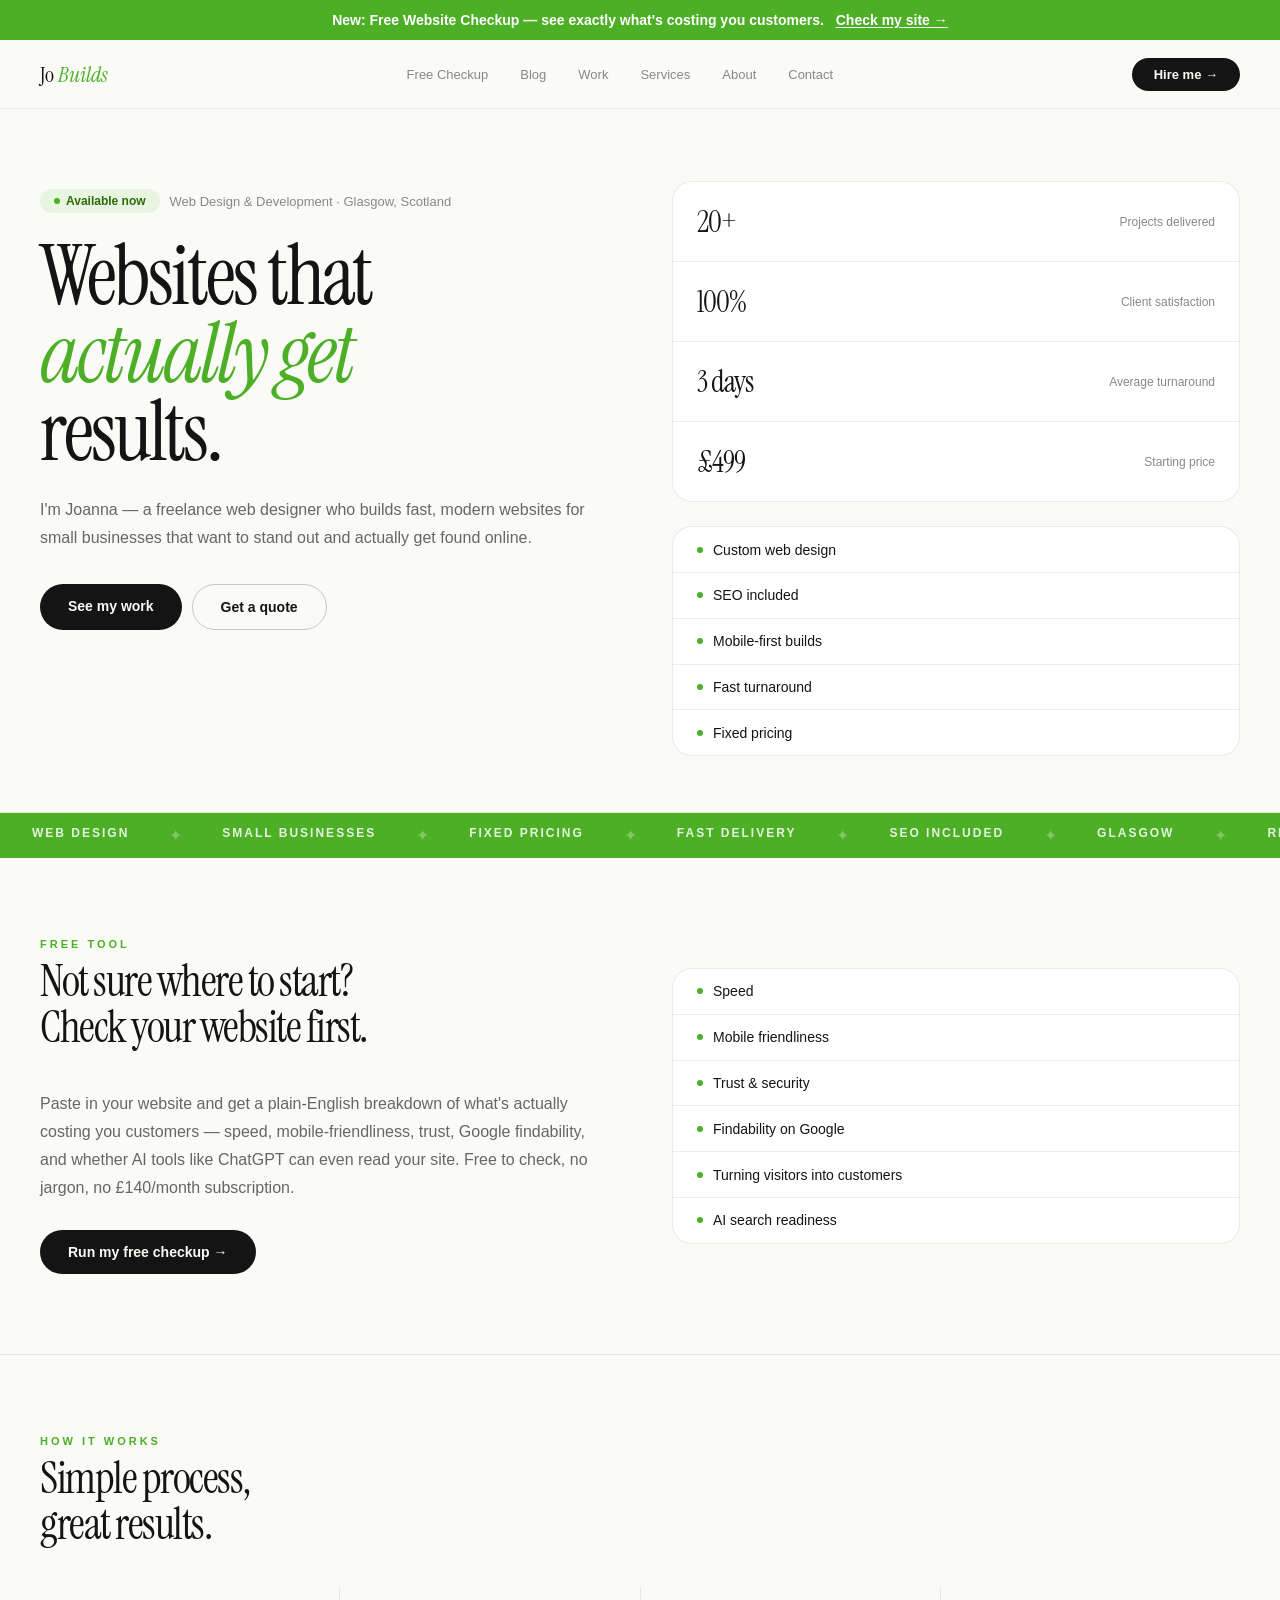
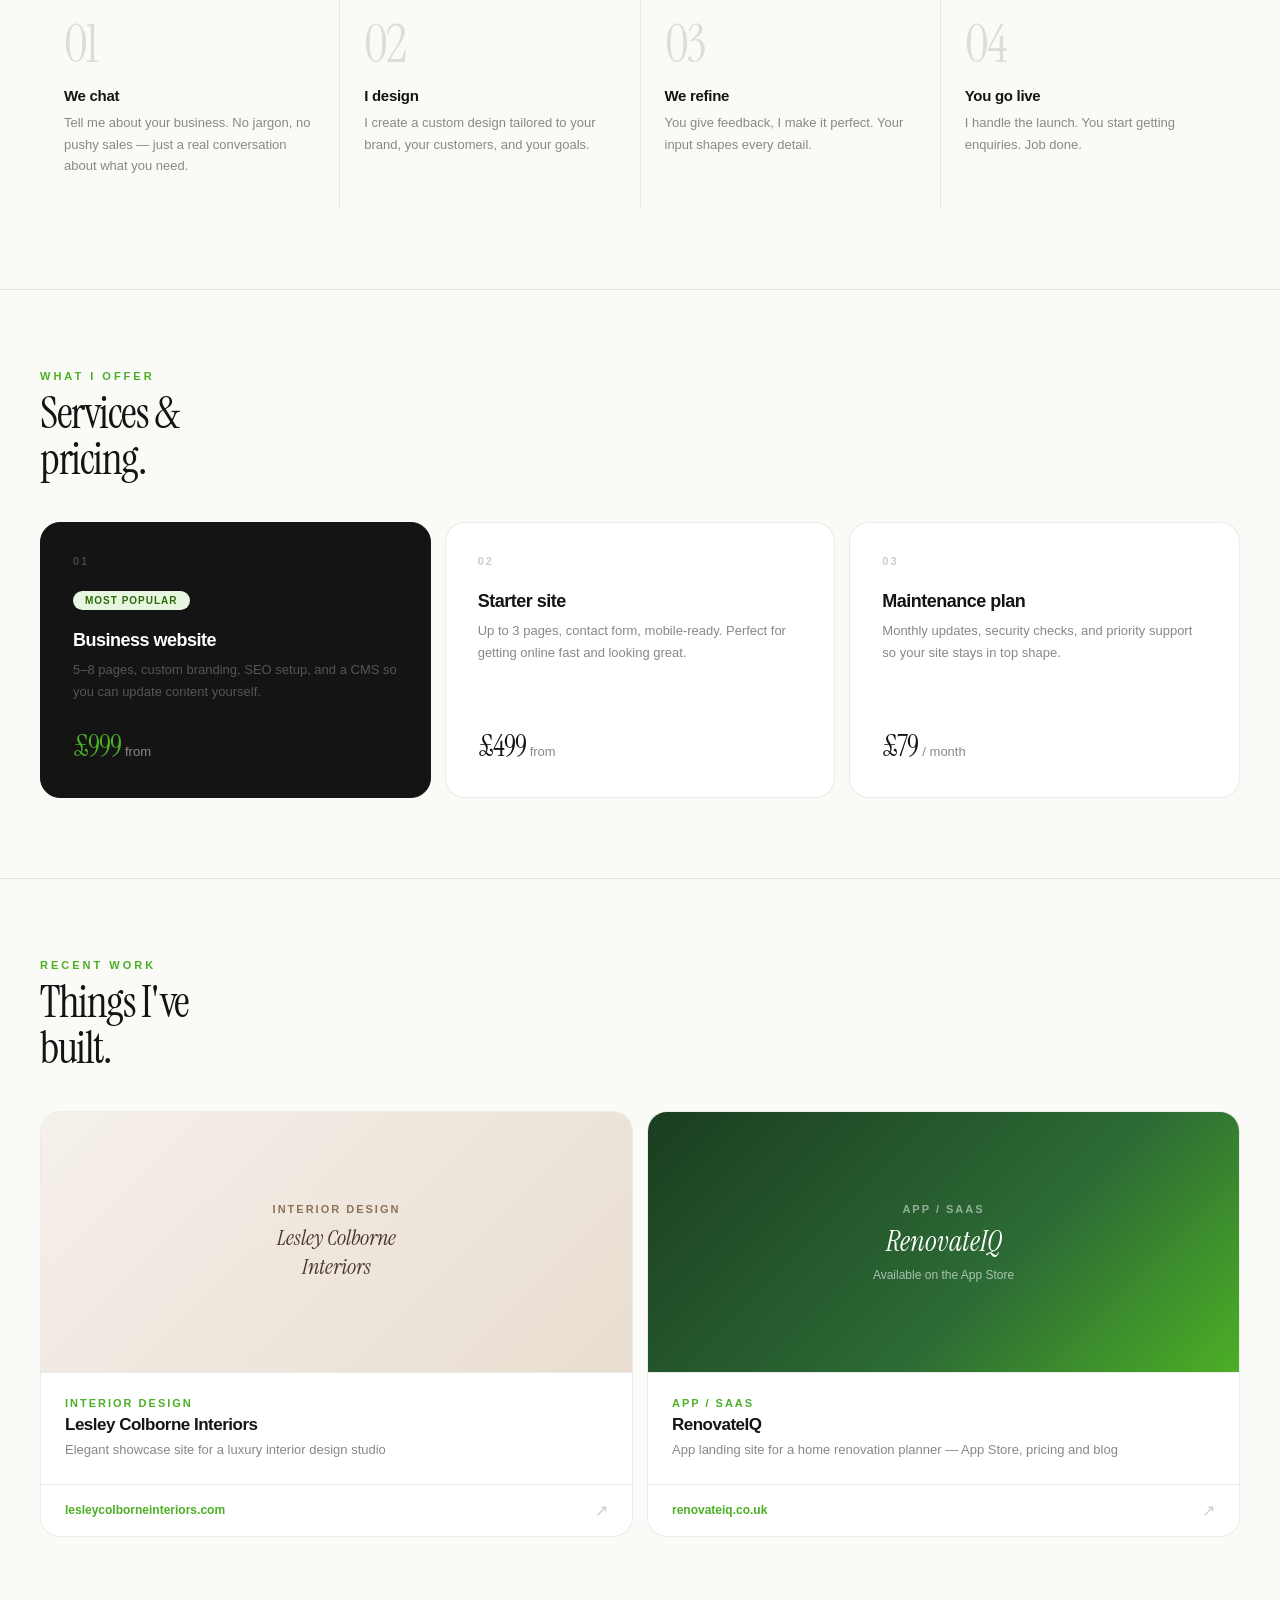
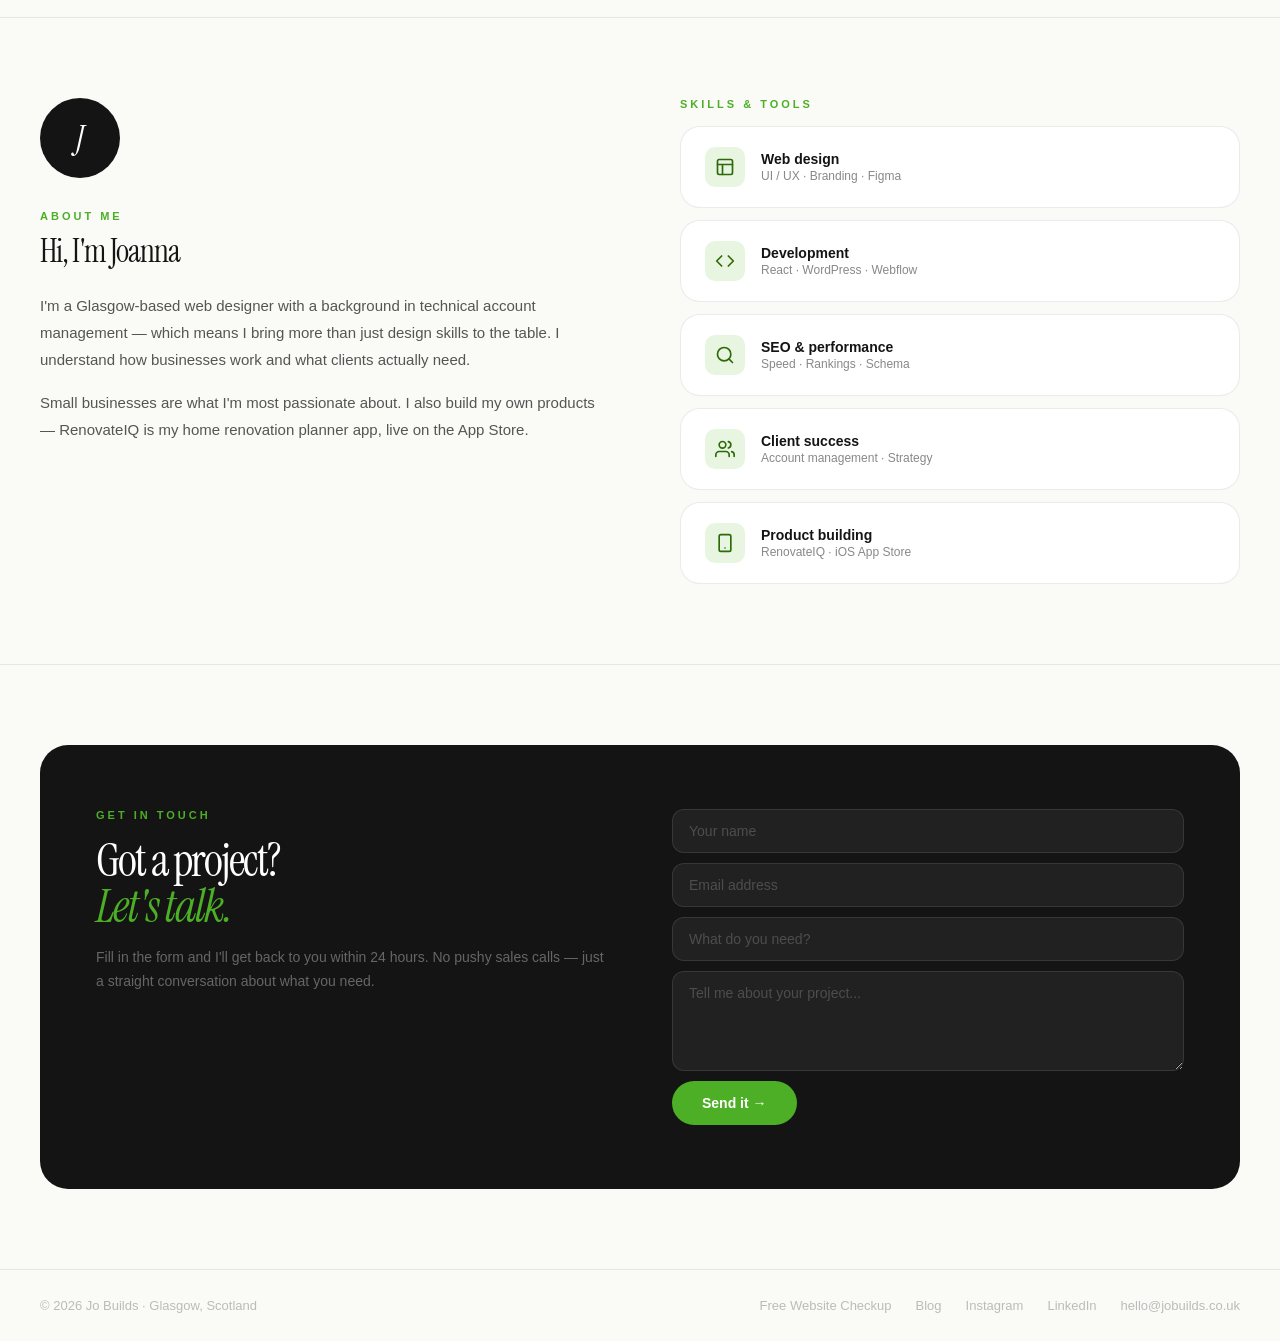
<file: index.html>
<!DOCTYPE html>
<html lang="en">
<head>
  <meta charset="UTF-8" />
  <meta name="viewport" content="width=device-width, initial-scale=1.0" />

  <title>Jo Builds — Freelance Web Designer for Small Businesses</title>
  <meta name="description" content="Jo Builds is a freelance web designer in Glasgow. Fast, modern, affordable websites for small businesses worldwide. Fixed pricing from £499." />
  <meta name="keywords" content="freelance web designer, web design for small businesses, affordable website design, small business website, web designer Glasgow, Jo Builds" />
  <meta name="author" content="Joanna Gillan" />
  <meta name="robots" content="index, follow" />
  <link rel="canonical" href="https://www.jobuilds.co.uk" />
  <link rel="icon" href="/favicon.ico" sizes="any" />
  <link rel="icon" href="/favicon-32.png" type="image/png" sizes="32x32" />
  <link rel="icon" href="/favicon-16.png" type="image/png" sizes="16x16" />
  <link rel="apple-touch-icon" href="/favicon-180.png" />
  <link rel="sitemap" type="application/xml" href="/sitemap.xml" />
  <meta property="og:type" content="website" />
  <meta property="og:url" content="https://www.jobuilds.co.uk" />
  <meta property="og:title" content="Jo Builds — Freelance Web Designer for Small Businesses" />
  <meta property="og:description" content="Fast, modern, affordable websites for small businesses. Built by Joanna Gillan, Glasgow-based freelance web designer. Fixed pricing from £499." />
  <meta property="og:site_name" content="Jo Builds" />
  <meta property="og:locale" content="en_GB" />
  <meta property="og:image" content="https://jobuilds.co.uk/og-image-home.png" />
  <meta property="og:image:width" content="1200" />
  <meta property="og:image:height" content="630" />
  <meta name="twitter:card" content="summary_large_image" />
  <meta name="twitter:image" content="https://jobuilds.co.uk/og-image-home.png" />
  <meta name="twitter:title" content="Jo Builds — Freelance Web Designer for Small Businesses" />
  <meta name="twitter:description" content="Fast, modern, affordable websites for small businesses. Fixed pricing from £499." />

  <script type="application/ld+json">
  {
    "@context": "https://schema.org",
    "@graph": [
      {
        "@type": "ProfessionalService",
        "@id": "https://www.jobuilds.co.uk/#business",
        "name": "Jo Builds",
        "url": "https://www.jobuilds.co.uk",
        "description": "Jo Builds is a freelance web design service run by Joanna Gillan. We build fast, modern, affordable websites for small businesses worldwide.",
        "founder": {
          "@type": "Person",
          "name": "Joanna Gillan",
          "jobTitle": "Freelance Web Designer",
          "url": "https://www.jobuilds.co.uk",
          "sameAs": ["https://www.linkedin.com/in/joannagillan/"]
        },
        "address": {
          "@type": "PostalAddress",
          "addressLocality": "Glasgow",
          "addressRegion": "Scotland",
          "addressCountry": "GB"
        },
        "areaServed": "Worldwide",
        "serviceType": ["Web Design", "Website Development", "SEO", "Website Maintenance"],
        "priceRange": "££",
        "email": "hello@jobuilds.co.uk"
      },
      {
        "@type": "FAQPage",
        "mainEntity": [
          {
            "@type": "Question",
            "name": "How much does a website cost with Jo Builds?",
            "acceptedAnswer": {
              "@type": "Answer",
              "text": "Jo Builds offers fixed pricing. A starter site starts from £499, a full business website from £999, and a monthly maintenance plan for £79/month."
            }
          },
          {
            "@type": "Question",
            "name": "How long does it take to build a website?",
            "acceptedAnswer": {
              "@type": "Answer",
              "text": "Jo Builds has an average turnaround of 3 days from brief to live site."
            }
          },
          {
            "@type": "Question",
            "name": "Who is Jo Builds?",
            "acceptedAnswer": {
              "@type": "Answer",
              "text": "Jo Builds is run by Joanna Gillan, a Glasgow-based freelance web designer specialising in fast, modern websites for small businesses worldwide."
            }
          },
          {
            "@type": "Question",
            "name": "Does Jo Builds work with businesses outside Glasgow?",
            "acceptedAnswer": {
              "@type": "Answer",
              "text": "Yes — Jo Builds works with small businesses anywhere in the world."
            }
          }
        ]
      }
    ]
  }
  </script>

  <link rel="preconnect" href="https://fonts.googleapis.com" />
  <link rel="preconnect" href="https://fonts.gstatic.com" crossorigin />
  <link href="https://fonts.googleapis.com/css2?family=Cabinet+Grotesk:wght@400;500;700;800;900&family=Instrument+Serif:ital@0;1&display=swap" rel="stylesheet" />

  <style>
    *, *::before, *::after { box-sizing: border-box; margin: 0; padding: 0; }

    :root {
      --green: #4CAF25;
      --green-light: #E8F5E0;
      --green-dark: #2D6A0A;
      --bg: #FAFAF7;
      --text: #141414;
      --muted: #888;
      --border: rgba(0,0,0,0.08);
      --radius: 20px;
      --radius-sm: 12px;
    }

    html { scroll-behavior: smooth; }
    body {
      font-family: 'Cabinet Grotesk', sans-serif;
      background: var(--bg);
      color: var(--text);
      -webkit-font-smoothing: antialiased;
      overflow-x: hidden;
    }

    /* ANNOUNCEMENT BANNER */
    .announce-bar {
      background: var(--green);
      color: #fff;
      text-align: center;
      padding: 12px 16px;
      font-size: 14px;
      font-weight: 600;
    }
    .announce-bar a {
      color: #fff;
      text-decoration: underline;
      text-underline-offset: 2px;
      margin-left: 8px;
      font-weight: 800;
      white-space: nowrap;
    }
    .announce-bar a:hover { opacity: 0.85; }
    @media (max-width: 560px) {
      .announce-bar { font-size: 13px; padding: 10px 12px; }
    }

    /* NAV */
    nav {
      display: flex; justify-content: space-between; align-items: center;
      padding: 1.1rem 2.5rem;
      position: sticky; top: 0; z-index: 100;
      background: rgba(250,250,247,0.92);
      backdrop-filter: blur(12px);
      border-bottom: 1px solid var(--border);
    }
    .logo { display: flex; align-items: center; }
    .logo-text {
      font-family: 'Instrument Serif', serif;
      font-size: 22px;
      color: var(--text);
      white-space: nowrap;
    }
    .logo-text em {
      font-style: italic;
      color: var(--green);
    }
    .nav-links { display: flex; gap: 2rem; list-style: none; }
    .nav-links a { font-size: 13px; color: var(--muted); text-decoration: none; font-weight: 500; transition: color 0.2s; }
    .nav-links a:hover { color: var(--text); }
    .nav-cta {
      font-size: 13px; font-weight: 700; background: var(--text); color: var(--bg);
      border: none; padding: 9px 22px; border-radius: 100px; cursor: pointer;
      font-family: 'Cabinet Grotesk', sans-serif; transition: opacity 0.2s;
      text-decoration: none;
    }
    .nav-cta:hover { opacity: 0.8; }

    /* HERO */
    .hero { padding: 4.5rem 2.5rem 0; border-bottom: 1px solid var(--border); }
    .hero-inner { display: grid; grid-template-columns: 1fr 1fr; gap: 4rem; align-items: start; padding-bottom: 3.5rem; }
    .hero-left { display: flex; flex-direction: column; justify-content: flex-start; padding-top: 0.5rem; }
    .hero-right { display: flex; flex-direction: column; gap: 1.5rem; }
    .hero-label { display: flex; align-items: center; gap: 10px; margin-bottom: 1.5rem; }
    .label-pill {
      display: inline-flex; align-items: center; gap: 6px;
      font-size: 12px; font-weight: 700; background: var(--green-light);
      color: var(--green-dark); padding: 5px 14px; border-radius: 100px;
    }
    .label-dot { width: 6px; height: 6px; border-radius: 50%; background: var(--green); animation: blink 2s infinite; }
    @keyframes blink { 0%,100%{opacity:1} 50%{opacity:0.2} }
    .label-loc { font-size: 13px; color: var(--muted); font-weight: 500; }
    .hero-h1 {
      font-family: 'Instrument Serif', serif;
      font-size: clamp(48px, 8vw, 84px); line-height: 0.93;
      letter-spacing: -3px; margin-bottom: 1.5rem; font-weight: 400;
    }
    .hero-h1 .roman { font-style: normal; color: var(--text); }
    .hero-h1 .italic { font-style: italic; color: var(--green); }
    .hero-desc { font-size: 16px; color: #666; line-height: 1.75; font-weight: 400; margin-bottom: 2rem; }
    .hero-btns { display: flex; gap: 10px; flex-wrap: wrap; }
    .btn-black {
      background: var(--text); color: var(--bg); border: none;
      padding: 14px 28px; border-radius: 100px; font-size: 14px; font-weight: 700;
      cursor: pointer; font-family: 'Cabinet Grotesk', sans-serif;
      text-decoration: none; display: inline-block; transition: opacity 0.2s;
    }
    .btn-black:hover { opacity: 0.8; }
    .btn-line {
      background: transparent; color: var(--text);
      border: 1.5px solid rgba(0,0,0,0.2);
      padding: 14px 28px; border-radius: 100px; font-size: 14px; font-weight: 600;
      cursor: pointer; font-family: 'Cabinet Grotesk', sans-serif;
      text-decoration: none; display: inline-block; transition: border-color 0.2s;
    }
    .btn-line:hover { border-color: rgba(0,0,0,0.4); }

    .hero-stats-side {
      display: flex; flex-direction: column;
      border: 1px solid var(--border); border-radius: var(--radius);
      overflow: hidden; background: #fff;
    }
    .hstat-row {
      padding: 1.25rem 1.5rem; border-bottom: 1px solid var(--border);
      display: flex; justify-content: space-between; align-items: center;
    }
    .hstat-row:last-child { border-bottom: none; }
    .hstat-n { font-family: 'Instrument Serif', serif; font-size: 30px; color: var(--text); letter-spacing: -1px; }
    .hstat-l { font-size: 12px; color: var(--muted); font-weight: 500; }

    /* MARQUEE */
    .marquee-wrap { overflow: hidden; background: var(--green); padding: 0.8rem 0; }
    .marquee-track { display: flex; width: max-content; animation: scroll 22s linear infinite; }
    @keyframes scroll { from{transform:translateX(0)} to{transform:translateX(-50%)} }
    .m-item { font-size: 12px; font-weight: 700; text-transform: uppercase; letter-spacing: 2px; color: rgba(255,255,255,0.85); padding: 0 2rem; white-space: nowrap; }
    .m-sep { color: rgba(255,255,255,0.3); padding: 0 0.5rem; }

    /* SECTIONS */
    .section { padding: 5rem 2.5rem; border-bottom: 1px solid var(--border); }
    .sec-eyebrow { font-size: 11px; font-weight: 700; text-transform: uppercase; letter-spacing: 3px; color: var(--green); margin-bottom: 8px; }
    .sec-title { font-family: 'Instrument Serif', serif; font-size: clamp(30px, 4vw, 44px); letter-spacing: -1.5px; line-height: 1.05; font-weight: 400; margin-bottom: 2.5rem; }
    .sec-head { display: flex; justify-content: space-between; align-items: flex-end; margin-bottom: 2.5rem; }
    .sec-head .sec-title { margin-bottom: 0; }

    /* PROCESS */
    .process-grid {
      display: grid; grid-template-columns: repeat(4,1fr);
      gap: 1px; background: var(--border);
      border-radius: var(--radius); overflow: hidden;
    }
    .proc { background: var(--bg); padding: 2rem 1.5rem; transition: background 0.2s; }
    .proc:hover { background: #fff; }
    .proc-n { font-family: 'Instrument Serif', serif; font-size: 52px; color: #DDDDD5; letter-spacing: -2px; line-height: 1; margin-bottom: 1rem; }
    .proc-title { font-size: 15px; font-weight: 800; margin-bottom: 8px; letter-spacing: -0.3px; }
    .proc-desc { font-size: 13px; color: var(--muted); line-height: 1.65; }

    /* SERVICES */
    .svc-grid { display: grid; grid-template-columns: repeat(3,1fr); gap: 14px; }
    .svc-card {
      background: #fff; border: 1px solid var(--border);
      border-radius: var(--radius); padding: 2rem;
      display: flex; flex-direction: column; transition: border-color 0.2s;
    }
    .svc-card:hover { border-color: var(--green); }
    .svc-card.feat { background: var(--text); border-color: var(--text); }
    .svc-card.feat:hover { border-color: var(--text); }
    .svc-num { font-size: 11px; font-weight: 700; color: #ccc; letter-spacing: 2px; margin-bottom: 1.5rem; }
    .svc-card.feat .svc-num { color: #444; }
    .svc-badge {
      display: inline-block; font-size: 10px; font-weight: 700;
      text-transform: uppercase; letter-spacing: 1px;
      background: var(--green-light); color: var(--green-dark);
      padding: 4px 12px; border-radius: 100px; margin-bottom: 1.25rem; align-self: flex-start;
    }
    .svc-name { font-size: 18px; font-weight: 800; margin-bottom: 8px; letter-spacing: -0.5px; }
    .svc-card.feat .svc-name { color: #fff; }
    .svc-desc { font-size: 13px; color: var(--muted); line-height: 1.65; flex: 1; margin-bottom: 1.5rem; }
    .svc-card.feat .svc-desc { color: #555; }
    .svc-price { font-family: 'Instrument Serif', serif; font-size: 30px; letter-spacing: -1px; color: var(--text); }
    .svc-card.feat .svc-price { color: var(--green); }
    .svc-price span { font-family: 'Cabinet Grotesk', sans-serif; font-size: 13px; color: var(--muted); font-weight: 500; letter-spacing: 0; }

    /* PORTFOLIO */
    .work-grid { display: grid; grid-template-columns: 1fr 1fr; gap: 14px; }
    .wcard {
      background: #fff; border: 1px solid var(--border);
      border-radius: var(--radius); overflow: hidden;
      text-decoration: none; color: inherit; display: block; transition: border-color 0.2s;
    }
    .wcard:hover { border-color: var(--green); }
    .wthumb { height: 260px; overflow: hidden; }
    .wthumb img { width: 100%; height: 100%; object-fit: cover; object-position: top; transition: transform 0.4s; }
    .wcard:hover .wthumb img { transform: scale(1.03); }
    .wbody { padding: 1.5rem; border-top: 1px solid var(--border); }
    .wcat { font-size: 11px; font-weight: 700; text-transform: uppercase; letter-spacing: 2px; color: var(--green); margin-bottom: 6px; }
    .wname { font-size: 17px; font-weight: 800; letter-spacing: -0.5px; margin-bottom: 5px; }
    .wdesc { font-size: 13px; color: var(--muted); line-height: 1.5; }
    .wfoot {
      padding: 1rem 1.5rem; border-top: 1px solid var(--border);
      display: flex; justify-content: space-between; align-items: center;
    }
    .wfoot-link { font-size: 12px; color: var(--green); font-weight: 600; }
    .wfoot-arr { font-size: 16px; color: #ccc; }

    /* ABOUT */
    .about-grid { display: grid; grid-template-columns: 1fr 1fr; gap: 5rem; align-items: stretch; }
    .about-av {
      width: 80px; height: 80px; border-radius: 50%; background: var(--text);
      display: flex; align-items: center; justify-content: center;
      font-family: 'Instrument Serif', serif; font-style: italic; font-size: 32px;
      color: #fff; margin-bottom: 2rem;
    }
    .about-name { font-family: 'Instrument Serif', serif; font-size: 32px; letter-spacing: -1px; margin-bottom: 1.25rem; font-weight: 400; }
    .about-bio { font-size: 15px; color: #555; line-height: 1.8; margin-bottom: 1rem; }
    .skills-side { display: flex; flex-direction: column; gap: 12px; height: 100%; }
    .skill-card { background: #fff; border: 1px solid var(--border); border-radius: var(--radius); padding: 1.25rem 1.5rem; display: flex; align-items: center; gap: 1rem; }
    .skill-card-icon { width: 40px; height: 40px; border-radius: 10px; background: var(--green-light); display: flex; align-items: center; justify-content: center; flex-shrink: 0; }
    .skill-card-icon svg { width: 20px; height: 20px; stroke: var(--green-dark); fill: none; stroke-width: 2; stroke-linecap: round; stroke-linejoin: round; }
    .skill-card-name { font-size: 14px; font-weight: 700; margin-bottom: 2px; }
    .skill-card-detail { font-size: 12px; color: var(--muted); }

    /* HERO SERVICES */
    .hero-services { display: flex; flex-direction: column; gap: 0; border: 1px solid var(--border); border-radius: var(--radius); overflow: hidden; background: #fff; }

    /* CHECKUP PROMO */
    .checkup-promo { display: grid; grid-template-columns: 1fr 1fr; gap: 4rem; align-items: center; }
    .checkup-promo-desc { font-size: 16px; color: #666; line-height: 1.75; margin: 1rem 0 1.75rem; }
    .hero-service-item { display: flex; align-items: center; gap: 10px; padding: 0.9rem 1.5rem; border-bottom: 1px solid var(--border); font-size: 14px; font-weight: 500; color: var(--text); }
    .hero-service-item:last-child { border-bottom: none; }
    .hero-service-dot { width: 6px; height: 6px; border-radius: 50%; background: var(--green); flex-shrink: 0; }

    /* CTA */
    .cta-wrap { padding: 5rem 2.5rem; }
    .cta-box {
      background: var(--text); border-radius: 28px; padding: 4rem 3.5rem;
      display: grid; grid-template-columns: 1fr 1fr; gap: 4rem; align-items: start;
    }
    .cta-eye { font-size: 11px; font-weight: 700; text-transform: uppercase; letter-spacing: 3px; color: var(--green); margin-bottom: 1rem; }
    .cta-title { font-family: 'Instrument Serif', serif; font-size: clamp(30px, 4vw, 46px); letter-spacing: -2px; line-height: 1.0; color: #fff; margin-bottom: 1rem; font-weight: 400; }
    .cta-title em { font-style: italic; color: var(--green); }
    .cta-sub { font-size: 14px; color: #666; line-height: 1.75; }
    .cta-form { display: flex; flex-direction: column; gap: 10px; }
    .cta-form input, .cta-form textarea {
      background: rgba(255,255,255,0.06); border: 1px solid rgba(255,255,255,0.1);
      border-radius: var(--radius-sm); padding: 13px 16px; color: #fff;
      font-size: 14px; font-family: 'Cabinet Grotesk', sans-serif; outline: none;
      transition: border-color 0.2s; width: 100%;
    }
    .cta-form input:focus, .cta-form textarea:focus { border-color: rgba(76,175,37,0.5); }
    .cta-form input::placeholder, .cta-form textarea::placeholder { color: rgba(255,255,255,0.2); }
    .cta-form textarea { resize: vertical; min-height: 100px; }
    .btn-green {
      background: var(--green); color: #fff; border: none;
      padding: 14px 30px; border-radius: 100px; font-size: 14px; font-weight: 800;
      cursor: pointer; font-family: 'Cabinet Grotesk', sans-serif;
      align-self: flex-start; transition: opacity 0.2s;
    }
    .btn-green:hover { opacity: 0.85; }

    /* FOOTER */
    footer {
      padding: 1.75rem 2.5rem; border-top: 1px solid var(--border);
      display: flex; justify-content: space-between; align-items: center;
      font-size: 13px; color: #bbb; flex-wrap: wrap; gap: 8px;
    }
    .flinks { display: flex; gap: 1.5rem; }
    .flinks a { color: #bbb; text-decoration: none; font-weight: 500; transition: color 0.2s; }
    .flinks a:hover { color: var(--text); }

    /* MOBILE */
    @media (max-width: 680px) {
      /* NAV */
      nav { padding: 1rem 1.25rem; }
      .nav-links { display: none; }

      /* HERO */
      .hero { padding: 2.5rem 1.25rem 0; }
      .hero-h1 { font-size: clamp(40px, 11vw, 64px); letter-spacing: -2px; }
      .hero-inner { grid-template-columns: 1fr; gap: 2rem; padding-bottom: 3rem; }
      .checkup-promo { grid-template-columns: 1fr; gap: 2rem; }
      .hero-right { gap: 1rem; }
      .hero-stats-side { display: grid; grid-template-columns: 1fr 1fr; }
      .hstat-row { border-right: 1px solid var(--border); }
      .hstat-row:nth-child(even) { border-right: none; }
      .hstat-n { font-size: 24px; }

      /* TICKER */
      .m-item { font-size: 11px; padding: 0 1.25rem; }

      /* SECTIONS */
      .section { padding: 3rem 1.25rem; }
      .sec-title { font-size: clamp(26px, 7vw, 38px); }

      /* PROCESS */
      .process-grid { grid-template-columns: 1fr 1fr; }
      .proc { padding: 1.25rem 1rem; }
      .proc-n { font-size: 36px; }

      /* SERVICES */
      .svc-grid { grid-template-columns: 1fr; }

      /* PORTFOLIO */
      .work-grid { grid-template-columns: 1fr; }
      .wthumb { height: 160px; }

      /* ABOUT */
      .about-grid { grid-template-columns: 1fr; gap: 2rem; }
      .about-av { width: 60px; height: 60px; font-size: 24px; }
      .about-name { font-size: 26px; }
      .skills-side { gap: 10px; }
      .skill-card { padding: 1rem 1.25rem; }

      /* CTA */
      .cta-wrap { padding: 3rem 1.25rem; }
      .cta-box { grid-template-columns: 1fr; padding: 2rem 1.5rem; gap: 2rem; border-radius: 16px; }
      .cta-title { font-size: 28px; }
      .cta-form input, .cta-form textarea { font-size: 16px; }

      /* FOOTER */
      footer { padding: 1.25rem; flex-direction: column; align-items: flex-start; gap: 1rem; }
      .flinks { flex-wrap: wrap; gap: 1rem; }
    }
  </style>
  <!-- Google tag (gtag.js) -->
  <script async src="https://www.googletagmanager.com/gtag/js?id=G-SQG8MY3ZSY"></script>
  <script>
    window.dataLayer = window.dataLayer || [];
    function gtag(){dataLayer.push(arguments);}
    gtag('js', new Date());
    gtag('config', 'G-SQG8MY3ZSY');
  </script>
</head>
<body>

  <div class="announce-bar">
    New: Free Website Checkup — see exactly what's costing you customers.
    <a href="/website-checkup/">Check my site →</a>
  </div>

  <nav>
    <div class="logo"><span class="logo-text">Jo <em>Builds</em></span></div>
    <ul class="nav-links">
      <li><a href="#checkup">Free Checkup</a></li>
      <li><a href="/blog/">Blog</a></li>
      <li><a href="#work">Work</a></li>
      <li><a href="#services">Services</a></li>
      <li><a href="#about">About</a></li>
      <li><a href="#contact">Contact</a></li>
    </ul>
    <a href="#contact" class="nav-cta">Hire me →</a>
  </nav>

  <div class="hero">
    <div class="hero-inner">
      <div class="hero-left">
        <div class="hero-label">
          <span class="label-pill"><span class="label-dot"></span>Available now</span>
          <span class="label-loc">Web Design & Development · Glasgow, Scotland</span>
        </div>
        <h1 class="hero-h1">
          <div class="roman">Websites that</div>
          <div class="italic">actually get</div>
          <div class="roman">results.</div>
        </h1>
        <p class="hero-desc">I'm Joanna — a freelance web designer who builds fast, modern websites for small businesses that want to stand out and actually get found online.</p>
        <div class="hero-btns">
          <a href="#work" class="btn-black">See my work</a>
          <a href="#contact" class="btn-line">Get a quote</a>
        </div>
      </div>
      <div class="hero-right">
        <div class="hero-stats-side">
          <div class="hstat-row"><span class="hstat-n">20+</span><span class="hstat-l">Projects delivered</span></div>
          <div class="hstat-row"><span class="hstat-n">100%</span><span class="hstat-l">Client satisfaction</span></div>
          <div class="hstat-row"><span class="hstat-n">3 days</span><span class="hstat-l">Average turnaround</span></div>
          <div class="hstat-row"><span class="hstat-n">£499</span><span class="hstat-l">Starting price</span></div>
        </div>
        <div class="hero-services">
          <div class="hero-service-item"><span class="hero-service-dot"></span>Custom web design</div>
          <div class="hero-service-item"><span class="hero-service-dot"></span>SEO included</div>
          <div class="hero-service-item"><span class="hero-service-dot"></span>Mobile-first builds</div>
          <div class="hero-service-item"><span class="hero-service-dot"></span>Fast turnaround</div>
          <div class="hero-service-item"><span class="hero-service-dot"></span>Fixed pricing</div>
        </div>
      </div>
    </div>
  </div>

  <div class="marquee-wrap">
    <div class="marquee-track">
      <span class="m-item">Web Design</span><span class="m-sep">✦</span>
      <span class="m-item">Small Businesses</span><span class="m-sep">✦</span>
      <span class="m-item">Fixed Pricing</span><span class="m-sep">✦</span>
      <span class="m-item">Fast Delivery</span><span class="m-sep">✦</span>
      <span class="m-item">SEO Included</span><span class="m-sep">✦</span>
      <span class="m-item">Glasgow</span><span class="m-sep">✦</span>
      <span class="m-item">Real Results</span><span class="m-sep">✦</span>
      <span class="m-item">No Fluff</span><span class="m-sep">✦</span>
      <span class="m-item">Web Design</span><span class="m-sep">✦</span>
      <span class="m-item">Small Businesses</span><span class="m-sep">✦</span>
      <span class="m-item">Fixed Pricing</span><span class="m-sep">✦</span>
      <span class="m-item">Fast Delivery</span><span class="m-sep">✦</span>
      <span class="m-item">SEO Included</span><span class="m-sep">✦</span>
      <span class="m-item">Glasgow</span><span class="m-sep">✦</span>
      <span class="m-item">Real Results</span><span class="m-sep">✦</span>
      <span class="m-item">No Fluff</span><span class="m-sep">✦</span>
    </div>
  </div>

  <div class="section" id="checkup">
    <div class="checkup-promo">
      <div class="checkup-promo-text">
        <div class="sec-eyebrow">Free tool</div>
        <div class="sec-title">Not sure where to start?<br>Check your website first.</div>
        <p class="checkup-promo-desc">Paste in your website and get a plain-English breakdown of what's actually costing you customers — speed, mobile-friendliness, trust, Google findability, and whether AI tools like ChatGPT can even read your site. Free to check, no jargon, no £140/month subscription.</p>
        <a href="/website-checkup/" class="btn-black">Run my free checkup →</a>
      </div>
      <div class="checkup-promo-list">
        <div class="hero-services">
          <div class="hero-service-item"><span class="hero-service-dot"></span>Speed</div>
          <div class="hero-service-item"><span class="hero-service-dot"></span>Mobile friendliness</div>
          <div class="hero-service-item"><span class="hero-service-dot"></span>Trust &amp; security</div>
          <div class="hero-service-item"><span class="hero-service-dot"></span>Findability on Google</div>
          <div class="hero-service-item"><span class="hero-service-dot"></span>Turning visitors into customers</div>
          <div class="hero-service-item"><span class="hero-service-dot"></span>AI search readiness</div>
        </div>
      </div>
    </div>
  </div>

  <div class="section" id="process">
    <div class="sec-eyebrow">How it works</div>
    <div class="sec-title">Simple process,<br>great results.</div>
    <div class="process-grid">
      <div class="proc"><div class="proc-n">01</div><div class="proc-title">We chat</div><div class="proc-desc">Tell me about your business. No jargon, no pushy sales — just a real conversation about what you need.</div></div>
      <div class="proc"><div class="proc-n">02</div><div class="proc-title">I design</div><div class="proc-desc">I create a custom design tailored to your brand, your customers, and your goals.</div></div>
      <div class="proc"><div class="proc-n">03</div><div class="proc-title">We refine</div><div class="proc-desc">You give feedback, I make it perfect. Your input shapes every detail.</div></div>
      <div class="proc"><div class="proc-n">04</div><div class="proc-title">You go live</div><div class="proc-desc">I handle the launch. You start getting enquiries. Job done.</div></div>
    </div>
  </div>

  <div class="section" id="services">
    <div class="sec-eyebrow">What I offer</div>
    <div class="sec-title">Services &<br>pricing.</div>
    <div class="svc-grid">
      <div class="svc-card feat">
        <div class="svc-num">01</div>
        <span class="svc-badge">Most popular</span>
        <div class="svc-name">Business website</div>
        <div class="svc-desc">5–8 pages, custom branding, SEO setup, and a CMS so you can update content yourself.</div>
        <div class="svc-price">£999 <span>from</span></div>
      </div>
      <div class="svc-card">
        <div class="svc-num">02</div>
        <div class="svc-name">Starter site</div>
        <div class="svc-desc">Up to 3 pages, contact form, mobile-ready. Perfect for getting online fast and looking great.</div>
        <div class="svc-price">£499 <span>from</span></div>
      </div>
      <div class="svc-card">
        <div class="svc-num">03</div>
        <div class="svc-name">Maintenance plan</div>
        <div class="svc-desc">Monthly updates, security checks, and priority support so your site stays in top shape.</div>
        <div class="svc-price">£79 <span>/ month</span></div>
      </div>
    </div>
  </div>

  <div class="section" id="work">
    <div class="sec-eyebrow">Recent work</div>
    <div class="sec-title">Things I've<br>built.</div>
    <div class="work-grid">
      <a class="wcard" href="https://www.lesleycolborneinteriors.com" target="_blank">
        <div class="wthumb" style="background:linear-gradient(135deg,#f5f0ea 0%,#e8ddd0 100%);display:flex;flex-direction:column;align-items:center;justify-content:center;gap:8px;">
          <div style="font-size:11px;font-weight:700;letter-spacing:2px;color:#8B7355;text-transform:uppercase;">Interior Design</div>
          <div style="font-family:'Instrument Serif',serif;font-size:22px;color:#4A3728;font-style:italic;text-align:center;padding:0 1rem;">Lesley Colborne<br>Interiors</div>
        </div>
        <div class="wbody">
          <div class="wcat">Interior Design</div>
          <div class="wname">Lesley Colborne Interiors</div>
          <div class="wdesc">Elegant showcase site for a luxury interior design studio</div>
        </div>
        <div class="wfoot"><span class="wfoot-link">lesleycolborneinteriors.com</span><span class="wfoot-arr">↗</span></div>
      </a>
      <a class="wcard" href="https://www.renovateiq.co.uk" target="_blank">
        <div class="wthumb" style="background:linear-gradient(135deg,#1a3d1f 0%,#2d6b35 60%,#4CAF25 100%);display:flex;flex-direction:column;align-items:center;justify-content:center;gap:8px;">
          <div style="font-size:11px;font-weight:700;letter-spacing:2px;color:rgba(255,255,255,0.5);text-transform:uppercase;">App / SaaS</div>
          <div style="font-family:'Instrument Serif',serif;font-size:28px;color:#fff;font-weight:400;font-style:italic;">RenovateIQ</div>
          <div style="font-size:12px;color:rgba(255,255,255,0.6);">Available on the App Store</div>
        </div>
        <div class="wbody">
          <div class="wcat">App / SaaS</div>
          <div class="wname">RenovateIQ</div>
          <div class="wdesc">App landing site for a home renovation planner — App Store, pricing and blog</div>
        </div>
        <div class="wfoot"><span class="wfoot-link">renovateiq.co.uk</span><span class="wfoot-arr">↗</span></div>
      </a>
    </div>
  </div>

  <div class="section" id="about">
    <div class="about-grid">
      <div>
        <div class="about-av">J</div>
        <div class="sec-eyebrow" style="margin-bottom:8px;">About me</div>
        <div class="about-name">Hi, I'm Joanna</div>
        <p class="about-bio">I'm a Glasgow-based web designer with a background in technical account management — which means I bring more than just design skills to the table. I understand how businesses work and what clients actually need.</p>
        <p class="about-bio">Small businesses are what I'm most passionate about. I also build my own products — RenovateIQ is my home renovation planner app, live on the App Store.</p>
      </div>
      <div>
        <div class="sec-eyebrow" style="margin-bottom:1rem;">Skills & tools</div>
        <div class="skills-side">
          <div class="skill-card">
            <div class="skill-card-icon"><svg viewBox="0 0 24 24"><rect x="3" y="3" width="18" height="18" rx="2"/><path d="M3 9h18M9 21V9"/></svg></div>
            <div><div class="skill-card-name">Web design</div><div class="skill-card-detail">UI / UX · Branding · Figma</div></div>
          </div>
          <div class="skill-card">
            <div class="skill-card-icon"><svg viewBox="0 0 24 24"><polyline points="16 18 22 12 16 6"/><polyline points="8 6 2 12 8 18"/></svg></div>
            <div><div class="skill-card-name">Development</div><div class="skill-card-detail">React · WordPress · Webflow</div></div>
          </div>
          <div class="skill-card">
            <div class="skill-card-icon"><svg viewBox="0 0 24 24"><circle cx="11" cy="11" r="8"/><line x1="21" y1="21" x2="16.65" y2="16.65"/></svg></div>
            <div><div class="skill-card-name">SEO & performance</div><div class="skill-card-detail">Speed · Rankings · Schema</div></div>
          </div>
          <div class="skill-card">
            <div class="skill-card-icon"><svg viewBox="0 0 24 24"><path d="M17 21v-2a4 4 0 0 0-4-4H5a4 4 0 0 0-4 4v2"/><circle cx="9" cy="7" r="4"/><path d="M23 21v-2a4 4 0 0 0-3-3.87"/><path d="M16 3.13a4 4 0 0 1 0 7.75"/></svg></div>
            <div><div class="skill-card-name">Client success</div><div class="skill-card-detail">Account management · Strategy</div></div>
          </div>
          <div class="skill-card">
            <div class="skill-card-icon"><svg viewBox="0 0 24 24"><rect x="5" y="2" width="14" height="20" rx="2" ry="2"/><line x1="12" y1="18" x2="12.01" y2="18"/></svg></div>
            <div><div class="skill-card-name">Product building</div><div class="skill-card-detail">RenovateIQ · iOS App Store</div></div>
          </div>
        </div>
      </div>
    </div>
  </div>

  <div class="cta-wrap" id="contact">
    <div class="cta-box">
      <div>
        <div class="cta-eye">Get in touch</div>
        <div class="cta-title">Got a project?<br><em>Let's talk.</em></div>
        <p class="cta-sub">Fill in the form and I'll get back to you within 24 hours. No pushy sales calls — just a straight conversation about what you need.</p>
      </div>
      <form class="cta-form" action="https://formspree.io/f/xaqkgzwb" method="POST">
        <input type="text" name="name" placeholder="Your name" />
        <input type="email" name="email" placeholder="Email address" />
        <input type="text" name="project" placeholder="What do you need?" />
        <textarea name="message" placeholder="Tell me about your project..."></textarea>
        <button type="submit" class="btn-green">Send it →</button>
      </form>
    </div>
  </div>

  <footer>
    <span>© 2026 Jo Builds · Glasgow, Scotland</span>
    <div class="flinks">
      <a href="/website-checkup/">Free Website Checkup</a>
      <a href="/blog/">Blog</a>
      <a href="#">Instagram</a>
      <a href="#">LinkedIn</a>
      <a href="mailto:hello@jobuilds.co.uk">hello@jobuilds.co.uk</a>
    </div>
  </footer>

</body>
</html>
</file>
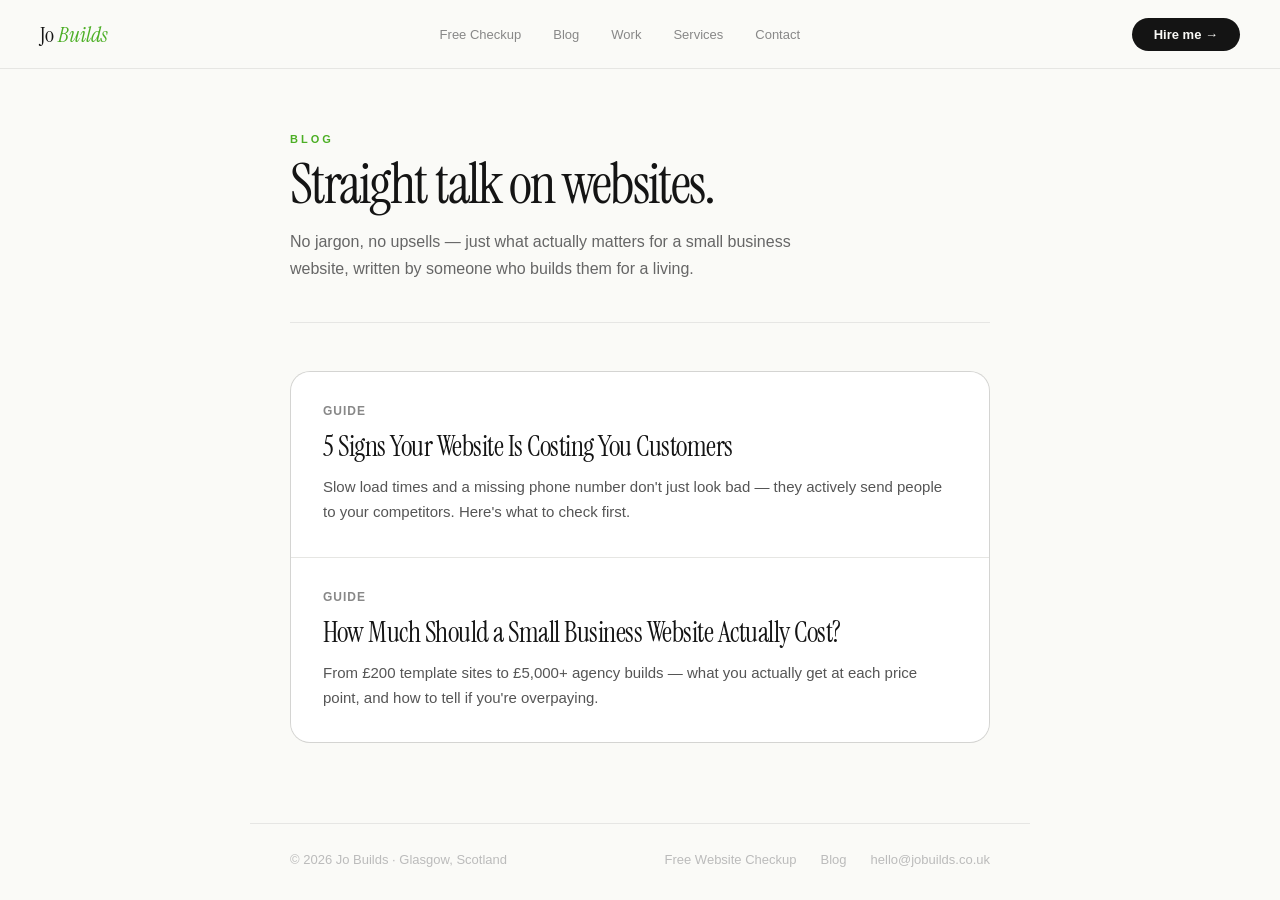
<file: blog/index.html>
<!DOCTYPE html>
<html lang="en">
<head>
<meta charset="UTF-8" />
<meta name="viewport" content="width=device-width, initial-scale=1.0" />
<title>Blog — Jo Builds</title>
<meta name="description" content="Straight-talking advice on websites for small business owners — no jargon, no upsells. From Jo Builds, Glasgow." />
<meta name="robots" content="index, follow" />
<link rel="canonical" href="https://jobuilds.co.uk/blog/" />
<meta property="og:type" content="website" />
<meta property="og:url" content="https://jobuilds.co.uk/blog/" />
<meta property="og:title" content="Blog — Jo Builds" />
<meta property="og:description" content="Straight-talking advice on websites for small business owners — no jargon, no upsells." />
<meta property="og:image" content="https://jobuilds.co.uk/og-image-home.png" />
<meta name="twitter:card" content="summary_large_image" />
<link rel="icon" href="/favicon.ico" sizes="any" />
<link rel="icon" href="/favicon-32.png" type="image/png" sizes="32x32" />
  <link rel="preconnect" href="https://fonts.googleapis.com">
  <link rel="preconnect" href="https://fonts.gstatic.com" crossorigin>
  <link href="https://fonts.googleapis.com/css2?family=Cabinet+Grotesk:wght@400;500;700;800;900&family=Instrument+Serif:ital@0;1&display=swap" rel="stylesheet">
<style>
    *, *::before, *::after { box-sizing: border-box; margin: 0; padding: 0; }
    :root {
      --green: #4CAF25; --green-light: #E8F5E0; --green-dark: #2D6A0A;
      --bg: #FAFAF7; --text: #141414; --muted: #888; --border: rgba(0,0,0,0.08);
      --radius: 20px; --radius-sm: 12px;
    }
    html { scroll-behavior: smooth; }
    body { font-family: 'Cabinet Grotesk', sans-serif; background: var(--bg); color: var(--text); -webkit-font-smoothing: antialiased; }
    .wrap { max-width: 780px; margin: 0 auto; padding: 0 2.5rem; }
    nav { display: flex; justify-content: space-between; align-items: center; padding: 1.1rem 2.5rem; position: sticky; top: 0; z-index: 100; background: rgba(250,250,247,0.92); backdrop-filter: blur(12px); border-bottom: 1px solid var(--border); }
    .logo-text { font-family: 'Instrument Serif', serif; font-size: 22px; color: var(--text); white-space: nowrap; text-decoration: none; }
    .logo-text em { font-style: italic; color: var(--green); }
    .nav-links { display: flex; gap: 2rem; list-style: none; }
    .nav-links a { font-size: 13px; color: var(--muted); text-decoration: none; font-weight: 500; transition: color 0.2s; }
    .nav-links a:hover { color: var(--text); }
    .nav-cta { font-size: 13px; font-weight: 700; background: var(--text); color: var(--bg); border: none; padding: 9px 22px; border-radius: 100px; cursor: pointer; font-family: 'Cabinet Grotesk', sans-serif; transition: opacity 0.2s; text-decoration: none; }
    .nav-cta:hover { opacity: 0.8; }
    @media (max-width: 680px) { nav { padding: 1rem 1.25rem; } .nav-links { display: none; } .wrap { padding: 0 1.25rem; } }

    .page-head { padding: 4rem 0 2.5rem; border-bottom: 1px solid var(--border); margin-bottom: 3rem; }
    .eyebrow { font-size: 11px; font-weight: 700; text-transform: uppercase; letter-spacing: 3px; color: var(--green); margin-bottom: 10px; }
    .page-title { font-family: 'Instrument Serif', serif; font-size: clamp(36px, 6vw, 56px); letter-spacing: -2px; line-height: 1.05; font-weight: 400; margin-bottom: 14px; }
    .page-sub { font-size: 16px; color: #666; line-height: 1.7; max-width: 60ch; }

    .post-list { display: flex; flex-direction: column; gap: 1px; background: var(--border); border: 1px solid var(--border); border-radius: var(--radius); overflow: hidden; margin-bottom: 5rem; }
    .post-card { background: #fff; padding: 2rem; text-decoration: none; color: inherit; display: block; transition: background 0.15s; }
    .post-card:hover { background: var(--green-light); }
    .post-date { font-size: 12px; color: var(--muted); font-weight: 600; text-transform: uppercase; letter-spacing: 1px; margin-bottom: 10px; }
    .post-card h2 { font-family: 'Instrument Serif', serif; font-size: 28px; font-weight: 400; letter-spacing: -0.5px; margin-bottom: 10px; }
    .post-excerpt { font-size: 15px; color: #555; line-height: 1.65; }

    article { padding-bottom: 5rem; }
    .article-meta { color: var(--muted); font-size: 14px; margin-bottom: 2rem; }
    article h1 { font-family: 'Instrument Serif', serif; font-size: clamp(32px, 5vw, 48px); letter-spacing: -1.5px; line-height: 1.1; font-weight: 400; margin-bottom: 1.5rem; }
    article h2 { font-family: 'Instrument Serif', serif; font-size: 28px; font-weight: 400; letter-spacing: -0.5px; margin: 2.5rem 0 1rem; }
    article p { font-size: 17px; line-height: 1.8; color: #333; margin-bottom: 1.25rem; }
    article a { color: var(--green-dark); font-weight: 600; }
    article ul, article ol { margin: 0 0 1.25rem 1.3rem; }
    article li { font-size: 17px; line-height: 1.8; color: #333; margin-bottom: 0.5rem; }
    .back-link { display: inline-block; margin-top: 1rem; color: var(--muted); text-decoration: none; font-size: 14px; }
    .back-link:hover { color: var(--text); }

    .inline-cta { background: var(--green-light); border: 1px solid var(--green); border-radius: var(--radius-sm); padding: 1.5rem 1.75rem; margin: 2rem 0; }
    .inline-cta p { margin: 0 0 12px; color: var(--green-dark); font-weight: 600; font-size: 16px; }
    .inline-cta a.btn-black { display: inline-block; }

    .btn-black { background: var(--text); color: var(--bg); border: none; padding: 12px 24px; border-radius: 100px; font-size: 14px; font-weight: 700; cursor: pointer; font-family: 'Cabinet Grotesk', sans-serif; text-decoration: none; transition: opacity 0.2s; }
    .btn-black:hover { opacity: 0.8; }

    .end-cta { background: var(--text); border-radius: 24px; padding: 3rem 2.5rem; text-align: center; margin-top: 3rem; }
    .end-cta h3 { font-family: 'Instrument Serif', serif; font-size: 30px; font-weight: 400; color: #fff; margin-bottom: 10px; letter-spacing: -1px; }
    .end-cta p { color: #999; margin-bottom: 1.5rem; }
    .end-cta .btn-black { background: var(--green); }

    footer { padding: 1.75rem 2.5rem; border-top: 1px solid var(--border); display: flex; justify-content: space-between; align-items: center; font-size: 13px; color: #bbb; flex-wrap: wrap; gap: 8px; max-width: 780px; margin: 0 auto; }
    .flinks { display: flex; gap: 1.5rem; flex-wrap: wrap; }
    .flinks a { color: #bbb; text-decoration: none; font-weight: 500; }
    .flinks a:hover { color: var(--text); }
</style>
</head>
<body>
  <nav>
    <a href="/" class="logo-text">Jo <em>Builds</em></a>
    <ul class="nav-links">
      <li><a href="/website-checkup/">Free Checkup</a></li>
      <li><a href="/blog/">Blog</a></li>
      <li><a href="/#work">Work</a></li>
      <li><a href="/#services">Services</a></li>
      <li><a href="/#contact">Contact</a></li>
    </ul>
    <a href="/#contact" class="nav-cta">Hire me →</a>
  </nav>

  <div class="wrap">
    <div class="page-head">
      <div class="eyebrow">Blog</div>
      <div class="page-title">Straight talk on websites.</div>
      <p class="page-sub">No jargon, no upsells — just what actually matters for a small business website, written by someone who builds them for a living.</p>
    </div>

    <div class="post-list">
      <a class="post-card" href="/blog/website-costing-you-customers.html">
        <div class="post-date">Guide</div>
        <h2>5 Signs Your Website Is Costing You Customers</h2>
        <p class="post-excerpt">Slow load times and a missing phone number don't just look bad — they actively send people to your competitors. Here's what to check first.</p>
      </a>
      <a class="post-card" href="/blog/how-much-should-a-website-cost.html">
        <div class="post-date">Guide</div>
        <h2>How Much Should a Small Business Website Actually Cost?</h2>
        <p class="post-excerpt">From £200 template sites to £5,000+ agency builds — what you actually get at each price point, and how to tell if you're overpaying.</p>
      </a>
    </div>
  </div>
  <footer>
    <span>© 2026 Jo Builds · Glasgow, Scotland</span>
    <div class="flinks">
      <a href="/website-checkup/">Free Website Checkup</a>
      <a href="/blog/">Blog</a>
      <a href="mailto:hello@jobuilds.co.uk">hello@jobuilds.co.uk</a>
    </div>
  </footer>

</body>
</html>
</file>
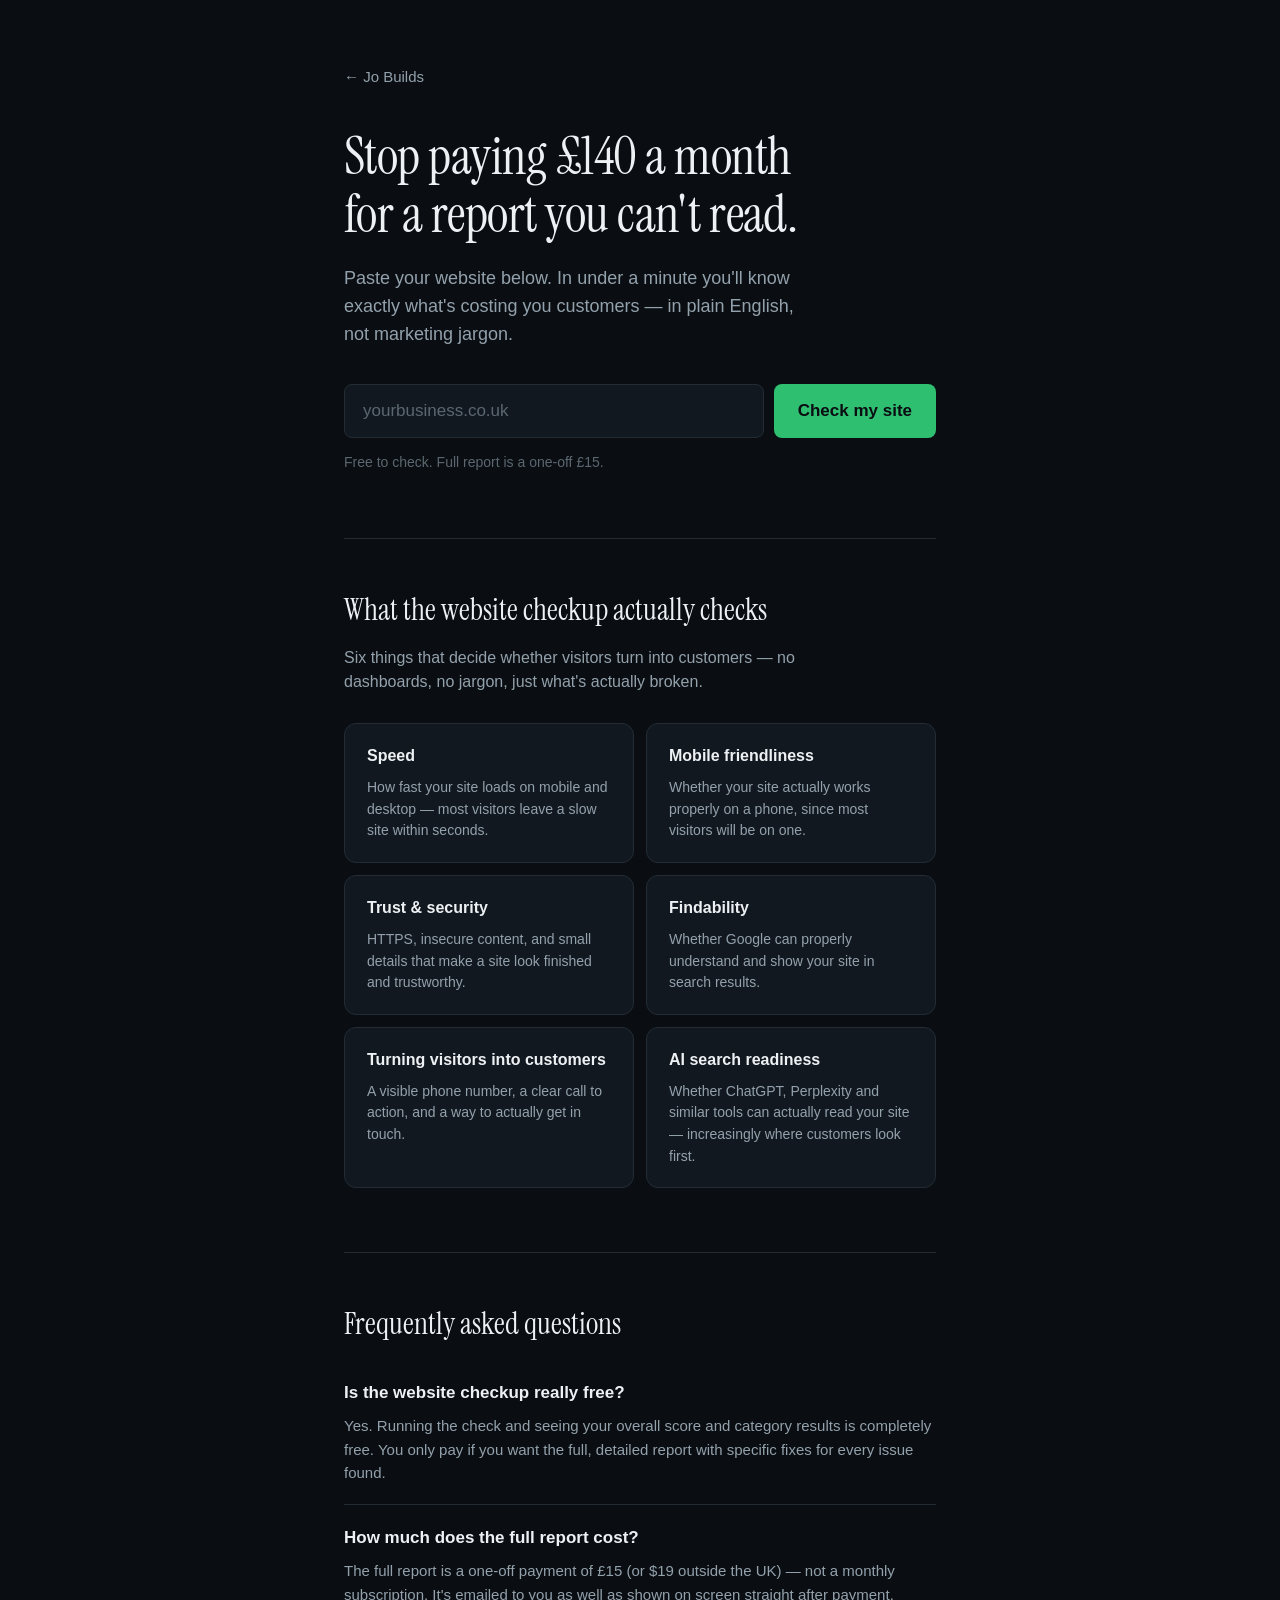
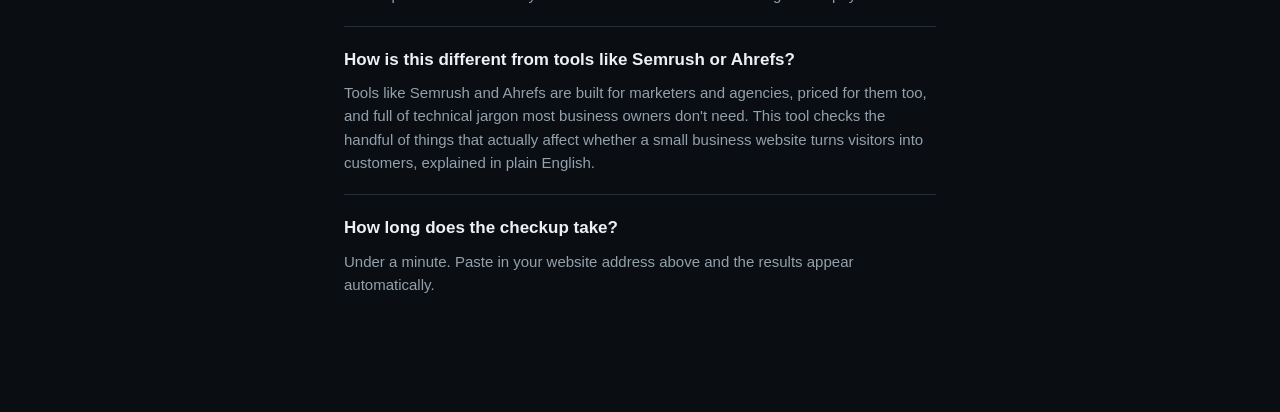
<file: website-checkup/index.html>
<!DOCTYPE html>
<html lang="en">
<head>
<meta charset="UTF-8" />
<meta name="viewport" content="width=device-width, initial-scale=1.0" />
<title>Free Website Checkup — See What's Costing You Customers | Jo Builds</title>
<meta name="description" content="Run a free website checkup in under a minute. Plain-English results on speed, mobile-friendliness, SEO and more — no jargon, no £140/month subscription. Full fix-it report for a one-off £15." />
<meta name="keywords" content="free website checkup, website audit tool, small business website audit, website checker, is my website losing customers, website speed test, website SEO checker" />
<meta name="author" content="Joanna Gillan" />
<meta name="robots" content="index, follow" />
<link rel="canonical" href="https://jobuilds.co.uk/website-checkup/" />

<meta property="og:type" content="website" />
<meta property="og:url" content="https://jobuilds.co.uk/website-checkup/" />
<meta property="og:title" content="Free Website Checkup — See What's Costing You Customers" />
<meta property="og:description" content="Paste your website in and get a plain-English breakdown of what's costing you customers. No jargon, no £140/month subscription — just what's broken and how to fix it." />
<meta property="og:site_name" content="Jo Builds" />
<meta property="og:locale" content="en_GB" />
<meta property="og:image" content="https://jobuilds.co.uk/website-checkup/og-image-checkup.png" />
<meta property="og:image:width" content="1200" />
<meta property="og:image:height" content="630" />
<meta name="twitter:card" content="summary_large_image" />
<meta name="twitter:image" content="https://jobuilds.co.uk/website-checkup/og-image-checkup.png" />
<meta name="twitter:title" content="Free Website Checkup — See What's Costing You Customers" />
<meta name="twitter:description" content="Plain-English website audit: speed, mobile-friendliness, SEO and more. Free to check, full report for a one-off £15." />

<script type="application/ld+json">
{
  "@context": "https://schema.org",
  "@graph": [
    {
      "@type": "WebApplication",
      "name": "Website Checkup",
      "url": "https://jobuilds.co.uk/website-checkup/",
      "description": "A free website audit tool that checks speed, mobile-friendliness, trust and security, findability, and conversion basics — with plain-English results and a paid, detailed fix-it report.",
      "applicationCategory": "BusinessApplication",
      "operatingSystem": "Any",
      "offers": {
        "@type": "Offer",
        "price": "15.00",
        "priceCurrency": "GBP"
      },
      "provider": {
        "@type": "Organization",
        "name": "Jo Builds",
        "url": "https://jobuilds.co.uk"
      }
    },
    {
      "@type": "FAQPage",
      "mainEntity": [
        {
          "@type": "Question",
          "name": "What does the Website Checkup actually check?",
          "acceptedAnswer": {
            "@type": "Answer",
            "text": "It checks six things that affect whether your website turns visitors into customers: speed, mobile friendliness, trust and security (like HTTPS), findability on Google, whether it's easy for someone to actually get in touch with you, and whether AI tools like ChatGPT can read your site at all."
          }
        },
        {
          "@type": "Question",
          "name": "Is the website checkup really free?",
          "acceptedAnswer": {
            "@type": "Answer",
            "text": "Yes. Running the check and seeing your overall score and category results is completely free. You only pay if you want the full, detailed report with specific fixes for every issue found."
          }
        },
        {
          "@type": "Question",
          "name": "How much does the full report cost?",
          "acceptedAnswer": {
            "@type": "Answer",
            "text": "The full report is a one-off payment of £15 (or $19 outside the UK) — not a monthly subscription. It's emailed to you as well as shown on screen."
          }
        },
        {
          "@type": "Question",
          "name": "How is this different from tools like Semrush or Ahrefs?",
          "acceptedAnswer": {
            "@type": "Answer",
            "text": "Tools like Semrush and Ahrefs are built for marketers and agencies, priced for them too, and full of technical jargon most business owners don't need. This tool checks the handful of things that actually affect whether a small business website turns visitors into customers, explained in plain English."
          }
        },
        {
          "@type": "Question",
          "name": "How long does the checkup take?",
          "acceptedAnswer": {
            "@type": "Answer",
            "text": "Under a minute. Paste in your website address and the results appear automatically."
          }
        }
      ]
    }
  ]
}
</script>

<link rel="preconnect" href="https://fonts.googleapis.com">
<link rel="preconnect" href="https://fonts.gstatic.com" crossorigin>
<link href="https://fonts.googleapis.com/css2?family=Instrument+Serif:ital@0;1&display=swap" rel="stylesheet">
<link href="https://api.fontshare.com/v2/css?f[]=cabinet-grotesk@400,500,700&display=swap" rel="stylesheet">
<link rel="stylesheet" href="styles.css">
</head>
<body>
<div class="wrap">

  <a href="https://jobuilds.co.uk" class="eyebrow-link">← Jo Builds</a>

  <h1 id="headline">Stop paying £140 a month<br>for a report you can't read.</h1>
  <p class="sub">Paste your website below. In under a minute you'll know exactly what's costing you customers — in plain English, not marketing jargon.</p>

  <form class="audit-form" id="audit-form">
    <input type="text" id="url-input" placeholder="yourbusiness.co.uk" autocomplete="off" required />
    <button type="submit" class="btn-primary" id="submit-btn">Check my site</button>
  </form>
  <p class="form-hint">Free to check. Full report is a one-off <span id="price-hint">£15</span>.</p>
  <p class="error-msg" id="error-msg" style="display:none;"></p>

  <!-- Loading sequence -->
  <div class="loading-block" id="loading-block">
    <ul class="loading-steps" id="loading-steps">
      <li data-step="0"><span class="step-icon">🐌</span><span>Checking if your site loads faster than a snail</span></li>
      <li data-step="1"><span class="step-icon">📱</span><span>Checking if it actually works on a phone</span></li>
      <li data-step="2"><span class="step-icon">🔍</span><span>Checking if Google can even find you</span></li>
      <li data-step="3"><span class="step-icon">📞</span><span>Checking if anyone can tell how to contact you</span></li>
      <li data-step="4"><span class="step-icon">🔒</span><span>Checking whether it looks trustworthy</span></li>
      <li data-step="5"><span class="step-icon">🤖</span><span>Checking if ChatGPT can even read your site</span></li>
      <li data-step="6"><span class="step-icon">✍️</span><span>Writing up the verdict</span></li>
    </ul>
  </div>

  <!-- Teaser result -->
  <div class="result-block" id="result-block">
    <p class="roast" id="roast-text"></p>

    <div class="score-row">
      <span class="score-number" id="score-number">—</span>
      <span class="score-label">out of 100</span>
    </div>

    <div class="category-grid" id="category-grid"></div>

    <p class="issue-count" id="issue-count"></p>
    <p class="platform-note" id="platform-note" style="display:none;"></p>

    <div class="paywall">
      <h3>See exactly what to fix</h3>
      <p>The full report breaks down every check above — what's wrong, why it matters, and what to do about it. Sent straight to your inbox too (check junk if it doesn't show up in a couple of minutes).</p>
      <p class="price">One-off payment — <span id="price-text">£15</span></p>
      <button class="btn-primary" id="pay-btn">Unlock full report</button>
      <button class="btn-secondary" id="subscribe-btn">Or get monthly monitoring — from <span id="price-monthly-text">£9</span>/mo</button>
      <p class="subscribe-hint">We'll re-check your site every month and email you if your score drops.</p>
      <a href="#" id="owner-link" class="owner-link" style="display:none;" target="_blank">View full report free (owner) →</a>
    </div>

    <div class="compare-block" id="compare-block">
      <h3>Curious how you compare?</h3>
      <p>Paste in a competitor's website and we'll run the same free check on it.</p>
      <form class="compare-form" id="compare-form">
        <input type="text" id="competitor-input" placeholder="acompetitor.co.uk" autocomplete="off" required />
        <button type="submit" class="btn-secondary" id="compare-btn">Compare</button>
      </form>
      <p class="error-msg" id="compare-error" style="display:none;"></p>
      <div class="compare-result" id="compare-result" style="display:none;"></div>
    </div>
  </div>

  <section class="info-section" aria-labelledby="what-we-check-heading">
    <h2 id="what-we-check-heading">What the website checkup actually checks</h2>
    <p class="info-intro">Six things that decide whether visitors turn into customers — no dashboards, no jargon, just what's actually broken.</p>
    <div class="info-grid">
      <div class="info-card">
        <h3>Speed</h3>
        <p>How fast your site loads on mobile and desktop — most visitors leave a slow site within seconds.</p>
      </div>
      <div class="info-card">
        <h3>Mobile friendliness</h3>
        <p>Whether your site actually works properly on a phone, since most visitors will be on one.</p>
      </div>
      <div class="info-card">
        <h3>Trust &amp; security</h3>
        <p>HTTPS, insecure content, and small details that make a site look finished and trustworthy.</p>
      </div>
      <div class="info-card">
        <h3>Findability</h3>
        <p>Whether Google can properly understand and show your site in search results.</p>
      </div>
      <div class="info-card">
        <h3>Turning visitors into customers</h3>
        <p>A visible phone number, a clear call to action, and a way to actually get in touch.</p>
      </div>
      <div class="info-card">
        <h3>AI search readiness</h3>
        <p>Whether ChatGPT, Perplexity and similar tools can actually read your site — increasingly where customers look first.</p>
      </div>
    </div>
  </section>

  <section class="faq-section" aria-labelledby="faq-heading">
    <h2 id="faq-heading">Frequently asked questions</h2>

    <div class="faq-item">
      <h3>Is the website checkup really free?</h3>
      <p>Yes. Running the check and seeing your overall score and category results is completely free. You only pay if you want the full, detailed report with specific fixes for every issue found.</p>
    </div>

    <div class="faq-item">
      <h3>How much does the full report cost?</h3>
      <p>The full report is a one-off payment of £15 (or $19 outside the UK) — not a monthly subscription. It's emailed to you as well as shown on screen straight after payment.</p>
    </div>

    <div class="faq-item">
      <h3>How is this different from tools like Semrush or Ahrefs?</h3>
      <p>Tools like Semrush and Ahrefs are built for marketers and agencies, priced for them too, and full of technical jargon most business owners don't need. This tool checks the handful of things that actually affect whether a small business website turns visitors into customers, explained in plain English.</p>
    </div>

    <div class="faq-item">
      <h3>How long does the checkup take?</h3>
      <p>Under a minute. Paste in your website address above and the results appear automatically.</p>
    </div>
  </section>

</div>

<script>
  // Point this at your deployed Worker route, e.g. same-origin under /website-checkup/api
  const API_BASE = '/website-checkup/api';
</script>
<script src="app.js"></script>
</body>
</html>
</file>
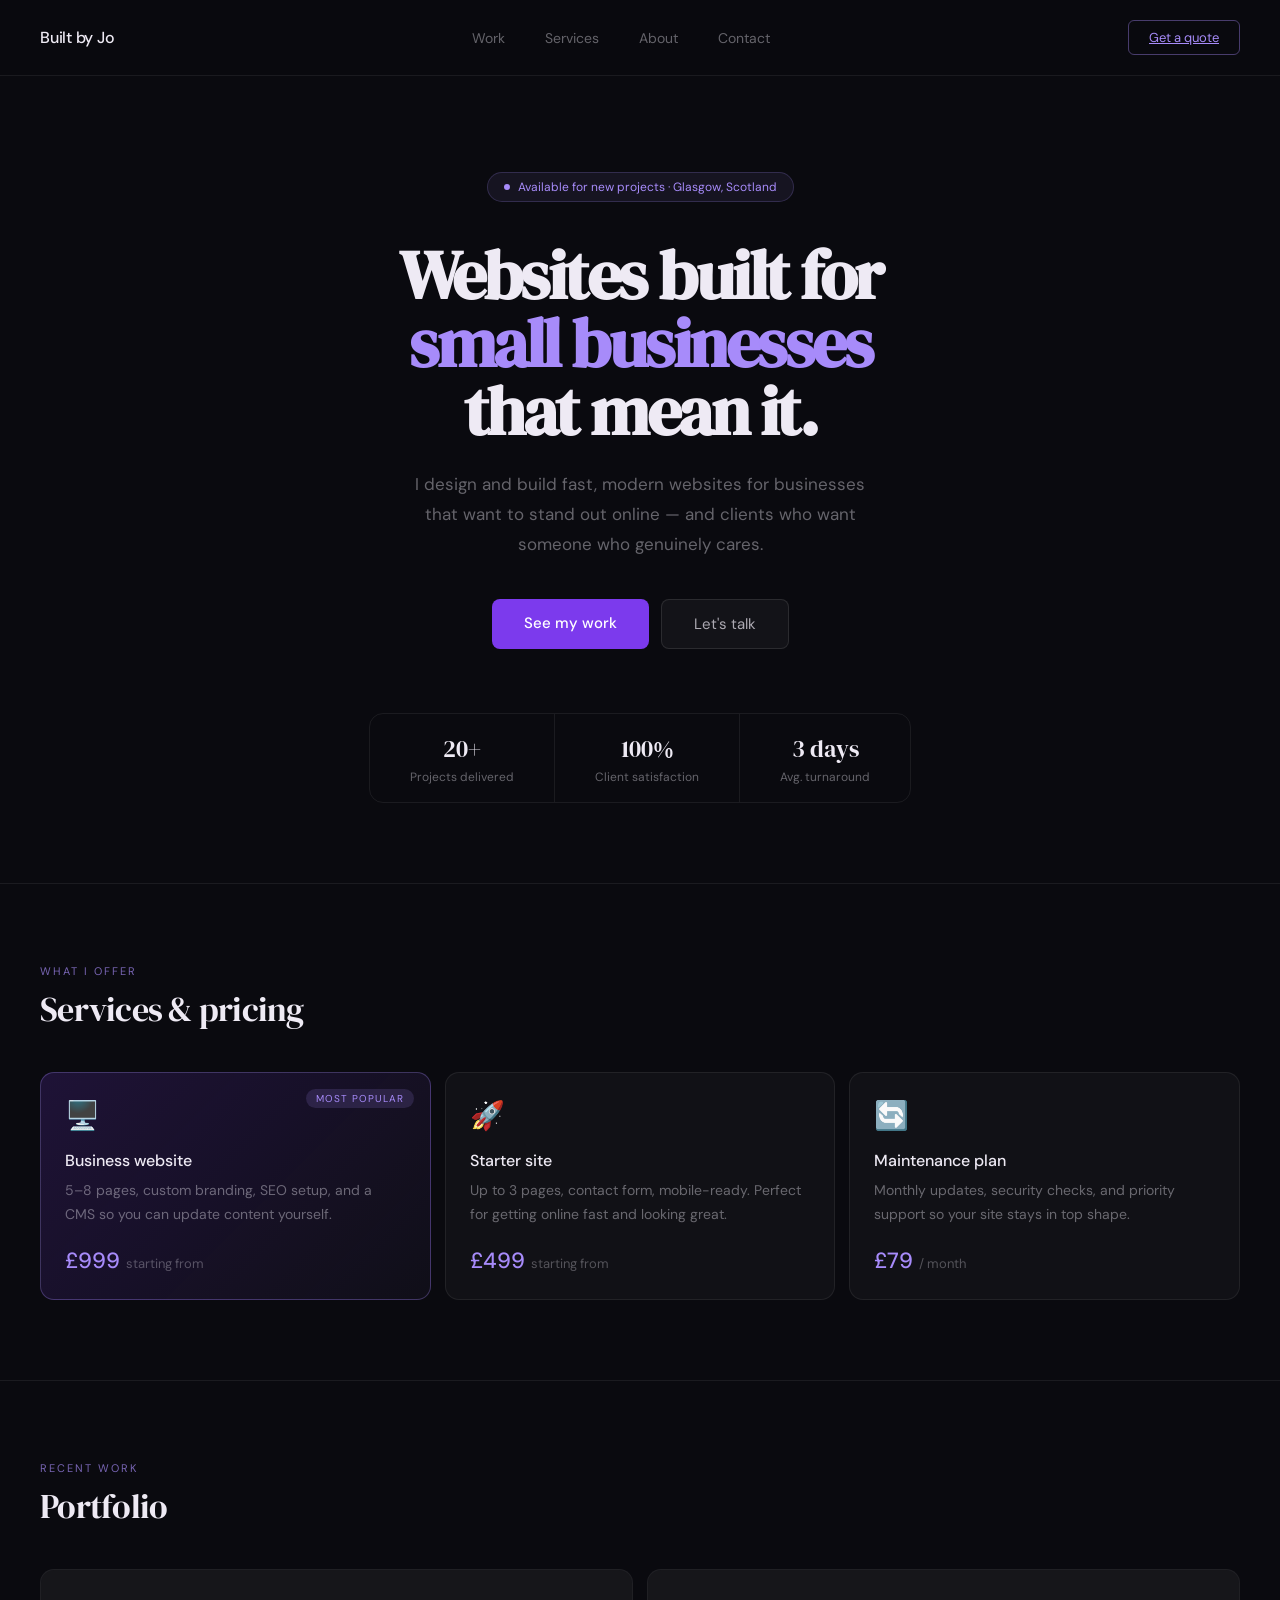
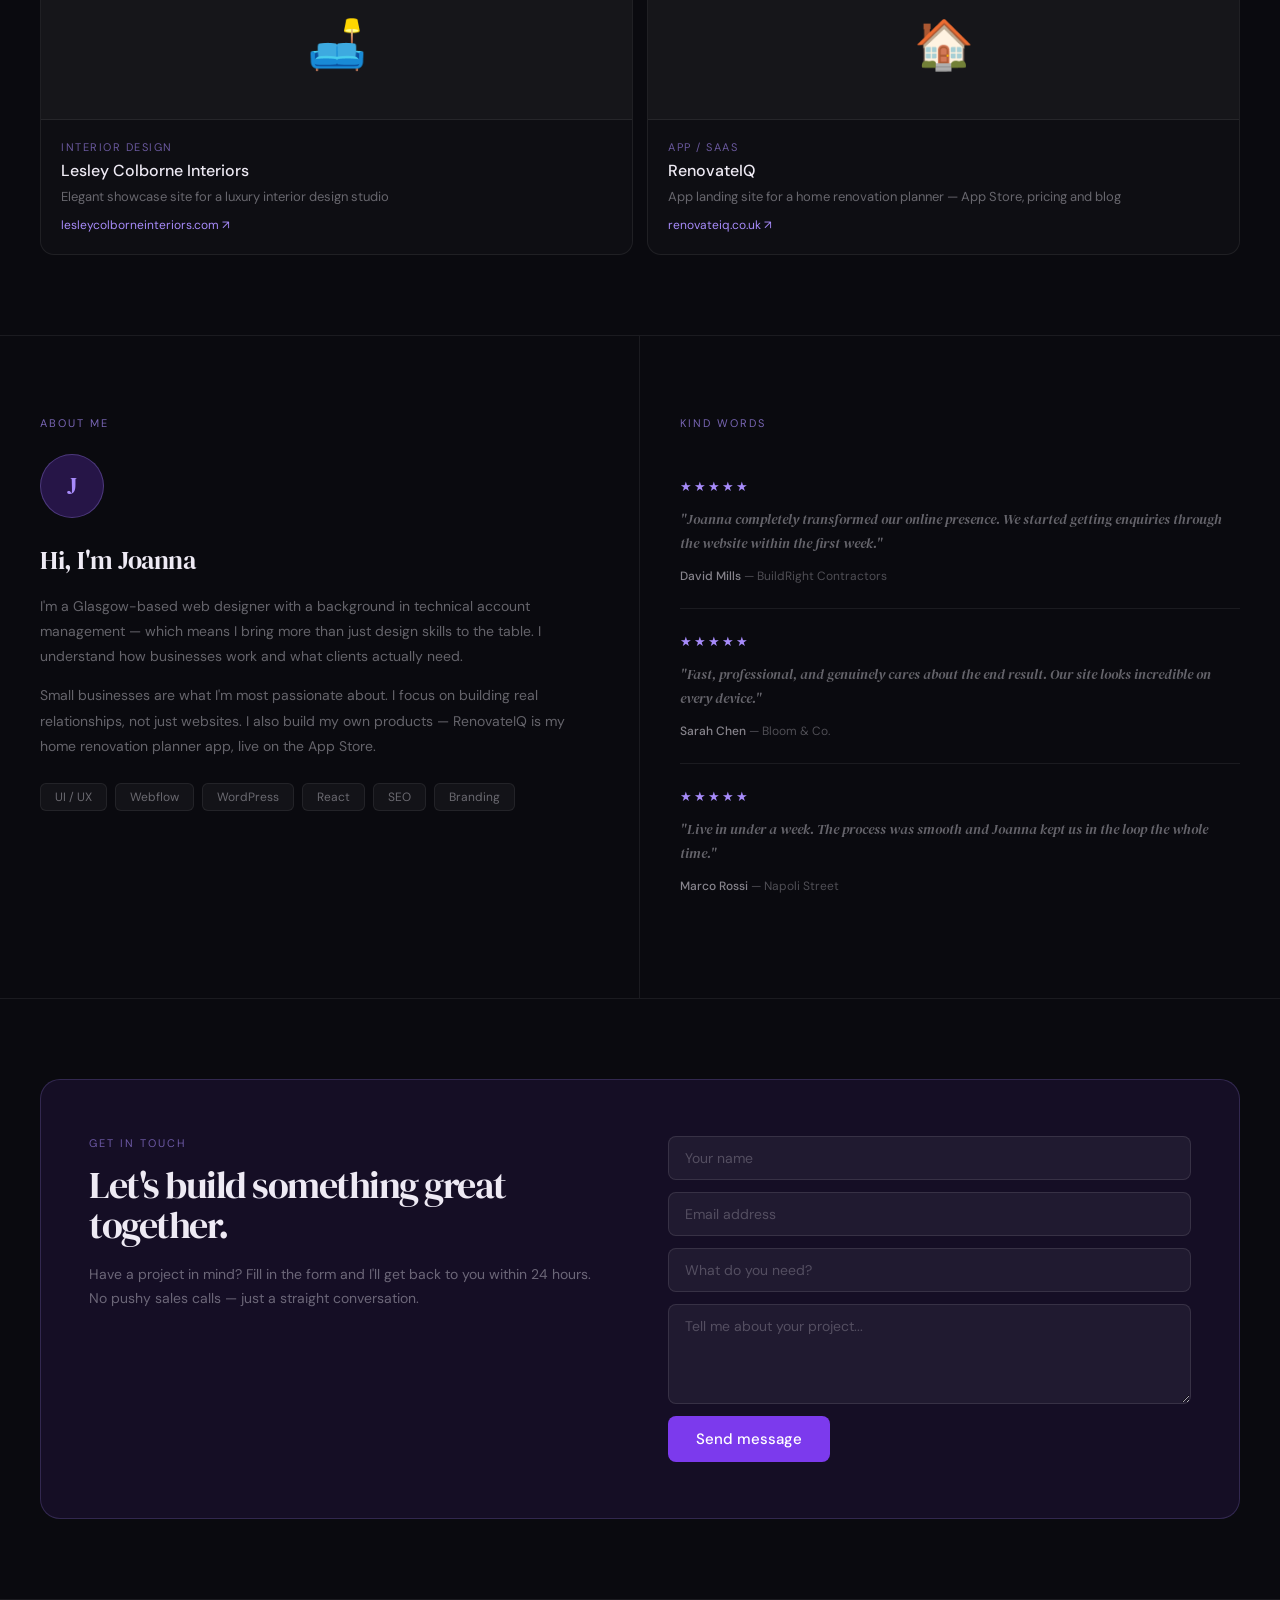
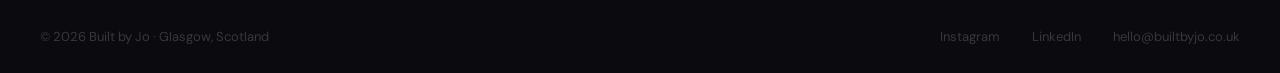
<file: index (5).html>
<!DOCTYPE html>
<html lang="en">
<head>
  <meta charset="UTF-8" />
  <meta name="viewport" content="width=device-width, initial-scale=1.0" />
  <title>Built by Jo — Web Design Glasgow</title>
  <link rel="preconnect" href="https://fonts.googleapis.com" />
  <link rel="preconnect" href="https://fonts.gstatic.com" crossorigin />
  <link href="https://fonts.googleapis.com/css2?family=DM+Sans:wght@400;500&family=DM+Serif+Display:ital@0;1&display=swap" rel="stylesheet" />
  <style>
    *, *::before, *::after { box-sizing: border-box; margin: 0; padding: 0; }

    :root {
      --bg: #0a0a0f;
      --fg: #eeeaf4;
      --purple: #7c3aed;
      --purple-mid: #a78bfa;
      --purple-soft: rgba(167,139,250,0.15);
      --border: rgba(255,255,255,0.07);
      --muted: rgba(238,234,244,0.4);
      --radius: 14px;
      --radius-sm: 8px;
    }

    html { scroll-behavior: smooth; }

    body {
      font-family: 'DM Sans', sans-serif;
      background: var(--bg);
      color: var(--fg);
      -webkit-font-smoothing: antialiased;
    }

    /* NAV */
    nav {
      display: flex; justify-content: space-between; align-items: center;
      padding: 1.25rem 2.5rem;
      position: sticky; top: 0; z-index: 100;
      background: rgba(10,10,15,0.85);
      backdrop-filter: blur(16px);
      border-bottom: 1px solid var(--border);
    }
    .logo { font-family: 'DM Sans', sans-serif; font-size: 16px; font-weight: 500; letter-spacing: -0.25px; color: var(--fg); }
    .nav-links { display: flex; gap: 2.5rem; list-style: none; }
    .nav-links a { font-size: 14px; color: var(--muted); text-decoration: none; transition: color 0.2s; }
    .nav-links a:hover { color: var(--fg); }
    .nav-btn {
      font-size: 13px; background: none;
      border: 1px solid rgba(167,139,250,0.4); color: var(--purple-mid);
      padding: 8px 20px; border-radius: 6px; cursor: pointer;
      font-family: 'DM Sans', sans-serif; transition: background 0.2s;
    }
    .nav-btn:hover { background: rgba(167,139,250,0.08); }

    /* HERO */
    .hero {
      padding: 6rem 2.5rem 5rem; text-align: center;
      border-bottom: 1px solid var(--border);
    }
    .hero-chip {
      display: inline-flex; align-items: center; gap: 8px;
      background: rgba(167,139,250,0.08); border: 1px solid rgba(167,139,250,0.2);
      color: var(--purple-mid); font-size: 12px; padding: 6px 16px; border-radius: 100px;
      margin-bottom: 2.5rem;
    }
    .chip-dot {
      width: 6px; height: 6px; border-radius: 50%; background: var(--purple-mid);
      animation: pulse 2s infinite;
    }
    @keyframes pulse { 0%,100%{opacity:1;transform:scale(1)} 50%{opacity:0.4;transform:scale(0.8)} }

    .hero h1 {
      font-family: 'DM Serif Display', serif;
      font-size: clamp(42px, 7vw, 68px); line-height: 1.0; letter-spacing: -2.5px;
      color: var(--fg); margin-bottom: 1.5rem;
      max-width: 640px; margin-left: auto; margin-right: auto;
    }
    .hero h1 .glow { color: var(--purple-mid); }
    .hero p {
      font-size: 17px; color: var(--muted); line-height: 1.75;
      max-width: 460px; margin: 0 auto 2.5rem;
    }
    .hero-btns { display: flex; gap: 12px; justify-content: center; margin-bottom: 4rem; }
    .btn-purple {
      background: var(--purple); color: #fff; border: none;
      padding: 14px 32px; border-radius: var(--radius-sm);
      font-size: 15px; font-weight: 500; font-family: 'DM Sans', sans-serif;
      cursor: pointer; transition: opacity 0.2s;
      text-decoration: none; display: inline-block;
    }
    .btn-purple:hover { opacity: 0.85; }
    .btn-ghost {
      background: rgba(255,255,255,0.04); color: rgba(238,234,244,0.7);
      border: 1px solid rgba(255,255,255,0.1);
      padding: 14px 32px; border-radius: var(--radius-sm);
      font-size: 15px; font-family: 'DM Sans', sans-serif; cursor: pointer;
      transition: background 0.2s; text-decoration: none; display: inline-block;
    }
    .btn-ghost:hover { background: rgba(255,255,255,0.07); }
    .hero-stats {
      display: inline-flex; border: 1px solid var(--border); border-radius: var(--radius);
      overflow: hidden;
    }
    .hstat {
      padding: 1.1rem 2.5rem; text-align: center;
      border-right: 1px solid var(--border);
    }
    .hstat:last-child { border-right: none; }
    .hstat-n { font-family: 'DM Serif Display', serif; font-size: 24px; color: var(--fg); }
    .hstat-l { font-size: 12px; color: var(--muted); margin-top: 4px; }

    /* SERVICES */
    section { padding: 5rem 2.5rem; border-bottom: 1px solid var(--border); }
    .sec-eyebrow { font-size: 11px; text-transform: uppercase; letter-spacing: 2px; color: rgba(167,139,250,0.7); margin-bottom: 8px; }
    .sec-title { font-family: 'DM Serif Display', serif; font-size: clamp(26px, 4vw, 34px); letter-spacing: -0.75px; margin-bottom: 2.5rem; }

    .svc-grid { display: grid; grid-template-columns: repeat(auto-fit, minmax(200px, 1fr)); gap: 14px; }
    .svc-card {
      background: rgba(255,255,255,0.03); border: 1px solid var(--border);
      border-radius: var(--radius); padding: 1.5rem; position: relative;
      transition: border-color 0.2s;
    }
    .svc-card:hover { border-color: rgba(167,139,250,0.3); }
    .svc-card.featured {
      background: linear-gradient(135deg, rgba(124,58,237,0.18), rgba(167,139,250,0.04));
      border-color: rgba(167,139,250,0.3);
    }
    .svc-badge {
      position: absolute; top: 1rem; right: 1rem;
      font-size: 10px; text-transform: uppercase; letter-spacing: 1px;
      background: rgba(167,139,250,0.15); color: var(--purple-mid);
      padding: 3px 10px; border-radius: 100px;
    }
    .svc-icon { font-size: 28px; margin-bottom: 1rem; }
    .svc-name { font-size: 16px; font-weight: 500; margin-bottom: 8px; }
    .svc-desc { font-size: 14px; color: var(--muted); line-height: 1.65; margin-bottom: 1.25rem; }
    .svc-price { font-size: 22px; font-weight: 500; color: var(--purple-mid); }
    .svc-price span { font-size: 13px; color: rgba(238,234,244,0.3); font-weight: 400; }

    /* PORTFOLIO */
    .work-grid { display: grid; grid-template-columns: repeat(auto-fit, minmax(240px, 1fr)); gap: 14px; }
    .wcard {
      background: rgba(255,255,255,0.02); border: 1px solid var(--border);
      border-radius: var(--radius); overflow: hidden; transition: border-color 0.2s;
    }
    .wcard:hover { border-color: rgba(167,139,250,0.3); }
    .wthumb {
      height: 150px; display: flex; align-items: center; justify-content: center;
      font-size: 48px; border-bottom: 1px solid var(--border);
    }
    .wbody { padding: 1.25rem; }
    .wcat { font-size: 11px; text-transform: uppercase; letter-spacing: 1.5px; color: rgba(167,139,250,0.6); margin-bottom: 6px; }
    .wname { font-size: 16px; font-weight: 500; margin-bottom: 6px; }
    .wdesc { font-size: 13px; color: var(--muted); line-height: 1.55; }
    .wlink { display: inline-flex; align-items: center; gap: 5px; font-size: 12px; color: var(--purple-mid); text-decoration: none; margin-top: 10px; }

    /* ABOUT + TESTIMONIALS */
    .split { display: grid; grid-template-columns: 1fr 1fr; padding: 0; }
    .split-l { padding: 5rem 2.5rem; border-right: 1px solid var(--border); }
    .split-r { padding: 5rem 2.5rem; }

    .about-av {
      width: 64px; height: 64px; border-radius: 50%;
      background: rgba(124,58,237,0.25); border: 1px solid rgba(167,139,250,0.3);
      display: flex; align-items: center; justify-content: center;
      font-family: 'DM Serif Display', serif; font-size: 24px; color: var(--purple-mid);
      margin-bottom: 1.5rem;
    }
    .about-name { font-family: 'DM Serif Display', serif; font-size: 26px; letter-spacing: -0.5px; margin-bottom: 1rem; }
    .about-bio { font-size: 14px; color: var(--muted); line-height: 1.8; margin-bottom: 0.875rem; }
    .tag-row { display: flex; flex-wrap: wrap; gap: 8px; margin-top: 1.5rem; }
    .tag {
      font-size: 12px; padding: 5px 14px; border-radius: 6px;
      background: rgba(255,255,255,0.04); border: 1px solid var(--border);
      color: var(--muted);
    }

    .titem { padding: 1.5rem 0; border-bottom: 1px solid var(--border); }
    .titem:first-child { padding-top: 0; }
    .titem:last-child { border-bottom: none; }
    .tstars { color: var(--purple-mid); font-size: 13px; letter-spacing: 2px; margin-bottom: 0.75rem; }
    .tquote { font-size: 14px; color: var(--muted); line-height: 1.75; font-style: italic; margin-bottom: 0.75rem; font-family: 'DM Serif Display', serif; }
    .tauthor { font-size: 12px; color: rgba(238,234,244,0.3); }
    .tauthor strong { color: rgba(238,234,244,0.55); font-weight: 500; }

    /* CTA */
    .cta-wrap { padding: 5rem 2.5rem; border-bottom: none; }
    .cta-box {
      background: rgba(124,58,237,0.1); border: 1px solid rgba(167,139,250,0.2);
      border-radius: 20px; padding: 3.5rem 3rem;
      display: grid; grid-template-columns: 1fr 1fr; gap: 3.5rem; align-items: start;
    }
    .cta-eye { font-size: 11px; text-transform: uppercase; letter-spacing: 2px; color: rgba(167,139,250,0.6); margin-bottom: 1rem; }
    .cta-title {
      font-family: 'DM Serif Display', serif; font-size: clamp(28px, 4vw, 38px);
      letter-spacing: -1.5px; line-height: 1.05; color: var(--fg); margin-bottom: 1rem;
    }
    .cta-sub { font-size: 14px; color: var(--muted); line-height: 1.75; }
    .cta-form { display: flex; flex-direction: column; gap: 12px; }
    .cta-form input, .cta-form textarea {
      width: 100%; background: rgba(255,255,255,0.05); border: 1px solid rgba(255,255,255,0.1);
      border-radius: var(--radius-sm); padding: 12px 16px; color: var(--fg);
      font-size: 14px; font-family: 'DM Sans', sans-serif; outline: none;
      transition: border-color 0.2s;
    }
    .cta-form input:focus, .cta-form textarea:focus { border-color: rgba(167,139,250,0.4); }
    .cta-form input::placeholder, .cta-form textarea::placeholder { color: rgba(238,234,244,0.25); }
    .cta-form textarea { resize: vertical; min-height: 100px; }
    .btn-send {
      background: var(--purple); color: #fff; border: none;
      padding: 13px 28px; border-radius: var(--radius-sm);
      font-size: 15px; font-weight: 500; font-family: 'DM Sans', sans-serif;
      cursor: pointer; align-self: flex-start; transition: opacity 0.2s;
    }
    .btn-send:hover { opacity: 0.85; }

    /* FOOTER */
    footer {
      padding: 1.75rem 2.5rem; border-top: 1px solid var(--border);
      display: flex; justify-content: space-between; align-items: center;
      font-size: 13px; color: rgba(238,234,244,0.2); flex-wrap: wrap; gap: 12px;
    }
    .flinks { display: flex; gap: 2rem; }
    .flinks a { color: rgba(238,234,244,0.2); text-decoration: none; transition: color 0.2s; }
    .flinks a:hover { color: var(--muted); }

    @media (max-width: 640px) {
      nav { padding: 1rem 1.25rem; }
      .nav-links { display: none; }
      .hero { padding: 4rem 1.25rem 3.5rem; }
      section { padding: 3.5rem 1.25rem; }
      .split { grid-template-columns: 1fr; }
      .split-l { border-right: none; border-bottom: 1px solid var(--border); padding: 3.5rem 1.25rem; }
      .split-r { padding: 3.5rem 1.25rem; }
      .cta-box { grid-template-columns: 1fr; padding: 2rem 1.5rem; }
      .cta-wrap { padding: 3.5rem 1.25rem; }
      footer { padding: 1.25rem; flex-direction: column; align-items: flex-start; }
      .hero-stats { flex-direction: column; width: 100%; }
      .hstat { border-right: none; border-bottom: 1px solid var(--border); }
      .hstat:last-child { border-bottom: none; }
    }
  </style>
</head>
<body>

  <nav>
    <div class="logo">Built by Jo</div>
    <ul class="nav-links">
      <li><a href="#work">Work</a></li>
      <li><a href="#services">Services</a></li>
      <li><a href="#about">About</a></li>
      <li><a href="#contact">Contact</a></li>
    </ul>
    <a href="#contact" class="nav-btn">Get a quote</a>
  </nav>

  <div class="hero">
    <div class="hero-chip"><span class="chip-dot"></span>Available for new projects · Glasgow, Scotland</div>
    <h1>Websites built for<br><span class="glow">small businesses</span><br>that mean it.</h1>
    <p>I design and build fast, modern websites for businesses that want to stand out online — and clients who want someone who genuinely cares.</p>
    <div class="hero-btns">
      <a href="#work" class="btn-purple">See my work</a>
      <a href="#contact" class="btn-ghost">Let's talk</a>
    </div>
    <div class="hero-stats">
      <div class="hstat"><div class="hstat-n">20+</div><div class="hstat-l">Projects delivered</div></div>
      <div class="hstat"><div class="hstat-n">100%</div><div class="hstat-l">Client satisfaction</div></div>
      <div class="hstat"><div class="hstat-n">3 days</div><div class="hstat-l">Avg. turnaround</div></div>
    </div>
  </div>

  <section id="services">
    <div class="sec-eyebrow">What I offer</div>
    <div class="sec-title">Services & pricing</div>
    <div class="svc-grid">
      <div class="svc-card featured">
        <div class="svc-badge">Most popular</div>
        <div class="svc-icon">🖥️</div>
        <div class="svc-name">Business website</div>
        <div class="svc-desc">5–8 pages, custom branding, SEO setup, and a CMS so you can update content yourself.</div>
        <div class="svc-price">£999 <span>starting from</span></div>
      </div>
      <div class="svc-card">
        <div class="svc-icon">🚀</div>
        <div class="svc-name">Starter site</div>
        <div class="svc-desc">Up to 3 pages, contact form, mobile-ready. Perfect for getting online fast and looking great.</div>
        <div class="svc-price">£499 <span>starting from</span></div>
      </div>
      <div class="svc-card">
        <div class="svc-icon">🔄</div>
        <div class="svc-name">Maintenance plan</div>
        <div class="svc-desc">Monthly updates, security checks, and priority support so your site stays in top shape.</div>
        <div class="svc-price">£79 <span>/ month</span></div>
      </div>
    </div>
  </section>

  <section id="work">
    <div class="sec-eyebrow">Recent work</div>
    <div class="sec-title">Portfolio</div>
    <div class="work-grid">
      <div class="wcard">
        <div class="wthumb" style="background:rgba(245,240,235,0.03);">🛋️</div>
        <div class="wbody">
          <div class="wcat">Interior Design</div>
          <div class="wname">Lesley Colborne Interiors</div>
          <div class="wdesc">Elegant showcase site for a luxury interior design studio</div>
          <a class="wlink" href="https://www.lesleycolborneinteriors.com" target="_blank">lesleycolborneinteriors.com ↗</a>
        </div>
      </div>
      <div class="wcard">
        <div class="wthumb" style="background:rgba(232,244,232,0.03);">🏠</div>
        <div class="wbody">
          <div class="wcat">App / SaaS</div>
          <div class="wname">RenovateIQ</div>
          <div class="wdesc">App landing site for a home renovation planner — App Store, pricing and blog</div>
          <a class="wlink" href="https://www.renovateiq.co.uk" target="_blank">renovateiq.co.uk ↗</a>
        </div>
      </div>
    </div>
  </section>

  <div class="split" id="about" style="border-bottom: 1px solid rgba(255,255,255,0.07);">
    <div class="split-l">
      <div class="sec-eyebrow" style="margin-bottom:1.5rem;">About me</div>
      <div class="about-av">J</div>
      <div class="about-name">Hi, I'm Joanna</div>
      <p class="about-bio">I'm a Glasgow-based web designer with a background in technical account management — which means I bring more than just design skills to the table. I understand how businesses work and what clients actually need.</p>
      <p class="about-bio">Small businesses are what I'm most passionate about. I focus on building real relationships, not just websites. I also build my own products — RenovateIQ is my home renovation planner app, live on the App Store.</p>
      <div class="tag-row">
        <span class="tag">UI / UX</span>
        <span class="tag">Webflow</span>
        <span class="tag">WordPress</span>
        <span class="tag">React</span>
        <span class="tag">SEO</span>
        <span class="tag">Branding</span>
      </div>
    </div>
    <div class="split-r">
      <div class="sec-eyebrow" style="margin-bottom:1.5rem;">Kind words</div>
      <div class="titem">
        <div class="tstars">★★★★★</div>
        <div class="tquote">"Joanna completely transformed our online presence. We started getting enquiries through the website within the first week."</div>
        <div class="tauthor"><strong>David Mills</strong> — BuildRight Contractors</div>
      </div>
      <div class="titem">
        <div class="tstars">★★★★★</div>
        <div class="tquote">"Fast, professional, and genuinely cares about the end result. Our site looks incredible on every device."</div>
        <div class="tauthor"><strong>Sarah Chen</strong> — Bloom & Co.</div>
      </div>
      <div class="titem">
        <div class="tstars">★★★★★</div>
        <div class="tquote">"Live in under a week. The process was smooth and Joanna kept us in the loop the whole time."</div>
        <div class="tauthor"><strong>Marco Rossi</strong> — Napoli Street</div>
      </div>
    </div>
  </div>

  <section id="contact" class="cta-wrap" style="border-bottom:none;">
    <div class="cta-box">
      <div>
        <div class="cta-eye">Get in touch</div>
        <div class="cta-title">Let's build something great together.</div>
        <p class="cta-sub">Have a project in mind? Fill in the form and I'll get back to you within 24 hours. No pushy sales calls — just a straight conversation.</p>
      </div>
      <form class="cta-form" onsubmit="return false;">
        <input type="text" placeholder="Your name" />
        <input type="email" placeholder="Email address" />
        <input type="text" placeholder="What do you need?" />
        <textarea placeholder="Tell me about your project..."></textarea>
        <button type="submit" class="btn-send">Send message</button>
      </form>
    </div>
  </section>

  <footer>
    <span>© 2026 Built by Jo · Glasgow, Scotland</span>
    <div class="flinks">
      <a href="#">Instagram</a>
      <a href="#">LinkedIn</a>
      <a href="mailto:hello@builtbyjo.co.uk">hello@builtbyjo.co.uk</a>
    </div>
  </footer>

</body>
</html>
</file>
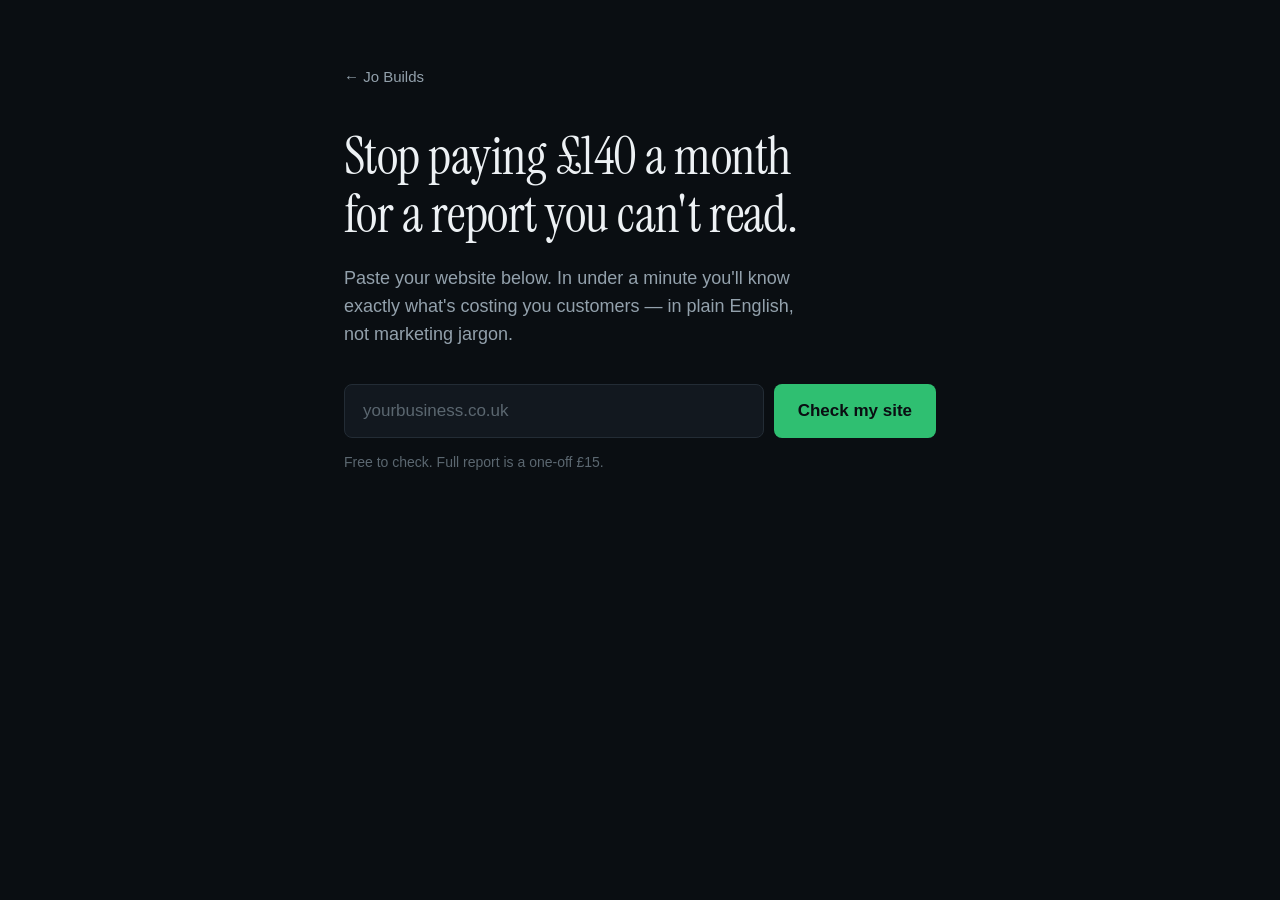
<file: index (7).html>
<!DOCTYPE html>
<html lang="en">
<head>
<meta charset="UTF-8" />
<meta name="viewport" content="width=device-width, initial-scale=1.0" />
<title>Website Checkup — Jo Builds</title>
<meta name="description" content="Find out what's actually costing you customers on your website. No jargon, no £140/month subscription — just what's broken and how to fix it." />

<link rel="preconnect" href="https://fonts.googleapis.com">
<link rel="preconnect" href="https://fonts.gstatic.com" crossorigin>
<link href="https://fonts.googleapis.com/css2?family=Instrument+Serif:ital@0;1&display=swap" rel="stylesheet">
<link href="https://api.fontshare.com/v2/css?f[]=cabinet-grotesk@400,500,700&display=swap" rel="stylesheet">
<link rel="stylesheet" href="styles.css">
</head>
<body>
<div class="wrap">

  <a href="https://jobuilds.co.uk" class="eyebrow-link">← Jo Builds</a>

  <h1 id="headline">Stop paying £140 a month<br>for a report you can't read.</h1>
  <p class="sub">Paste your website below. In under a minute you'll know exactly what's costing you customers — in plain English, not marketing jargon.</p>

  <form class="audit-form" id="audit-form">
    <input type="text" id="url-input" placeholder="yourbusiness.co.uk" autocomplete="off" required />
    <button type="submit" class="btn-primary" id="submit-btn">Check my site</button>
  </form>
  <p class="form-hint">Free to check. Full report is a one-off <span id="price-hint">£15</span>.</p>
  <p class="error-msg" id="error-msg" style="display:none;"></p>

  <!-- Loading sequence -->
  <div class="loading-block" id="loading-block">
    <ul class="loading-steps" id="loading-steps">
      <li data-step="0"><span class="step-icon">🐌</span><span>Checking if your site loads faster than a snail</span></li>
      <li data-step="1"><span class="step-icon">📱</span><span>Checking if it actually works on a phone</span></li>
      <li data-step="2"><span class="step-icon">🔍</span><span>Checking if Google can even find you</span></li>
      <li data-step="3"><span class="step-icon">📞</span><span>Checking if anyone can tell how to contact you</span></li>
      <li data-step="4"><span class="step-icon">🔒</span><span>Checking whether it looks trustworthy</span></li>
      <li data-step="5"><span class="step-icon">✍️</span><span>Writing up the verdict</span></li>
    </ul>
  </div>

  <!-- Teaser result -->
  <div class="result-block" id="result-block">
    <p class="roast" id="roast-text"></p>

    <div class="score-row">
      <span class="score-number" id="score-number">—</span>
      <span class="score-label">out of 100</span>
    </div>

    <div class="category-grid" id="category-grid"></div>

    <p class="issue-count" id="issue-count"></p>

    <div class="paywall">
      <h3>See exactly what to fix</h3>
      <p>The full report breaks down every check above — what's wrong, why it matters, and what to do about it. Sent straight to your inbox too.</p>
      <p class="price">One-off payment — <span id="price-text">£15</span></p>
      <button class="btn-primary" id="pay-btn">Unlock full report</button>
    </div>
  </div>

</div>

<script>
  // Point this at your deployed Worker route, e.g. same-origin under /website-checkup/api
  const API_BASE = '/website-checkup/api';
</script>
<script src="app.js"></script>
</body>
</html>
</file>
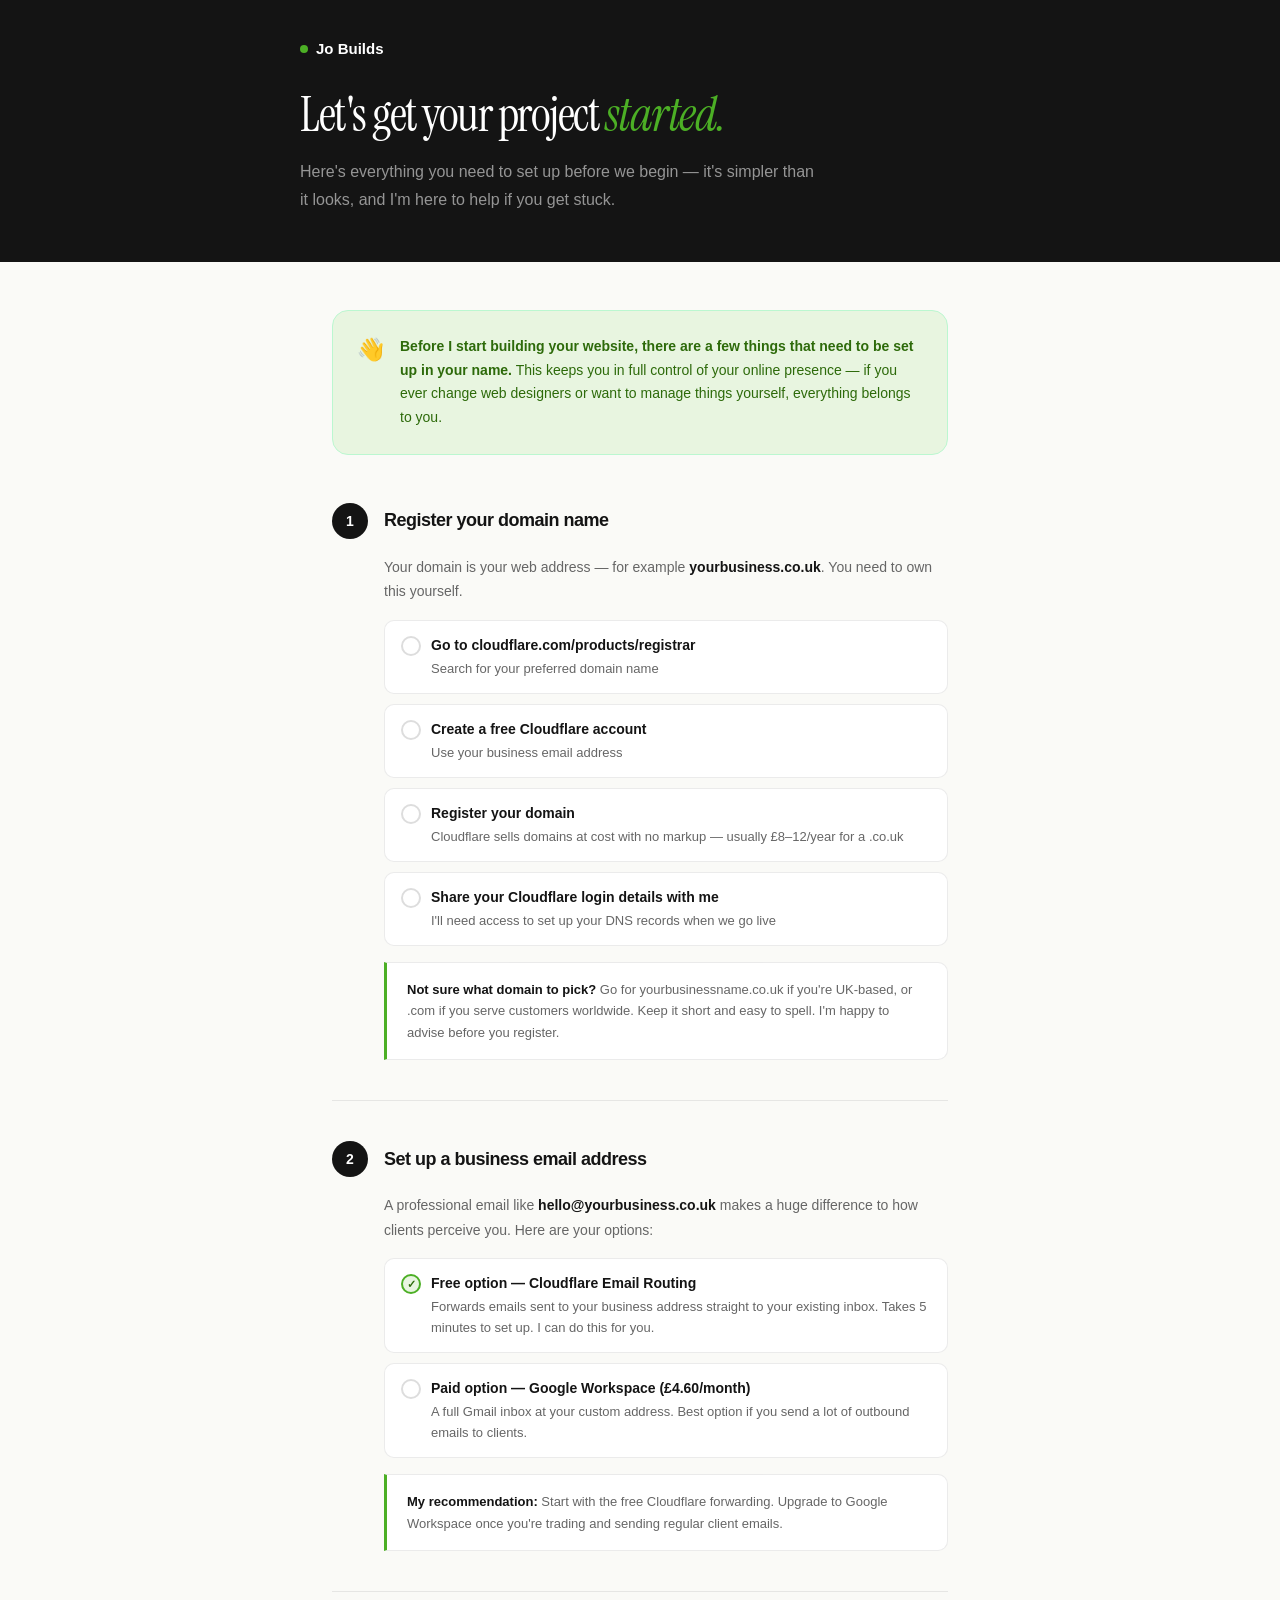
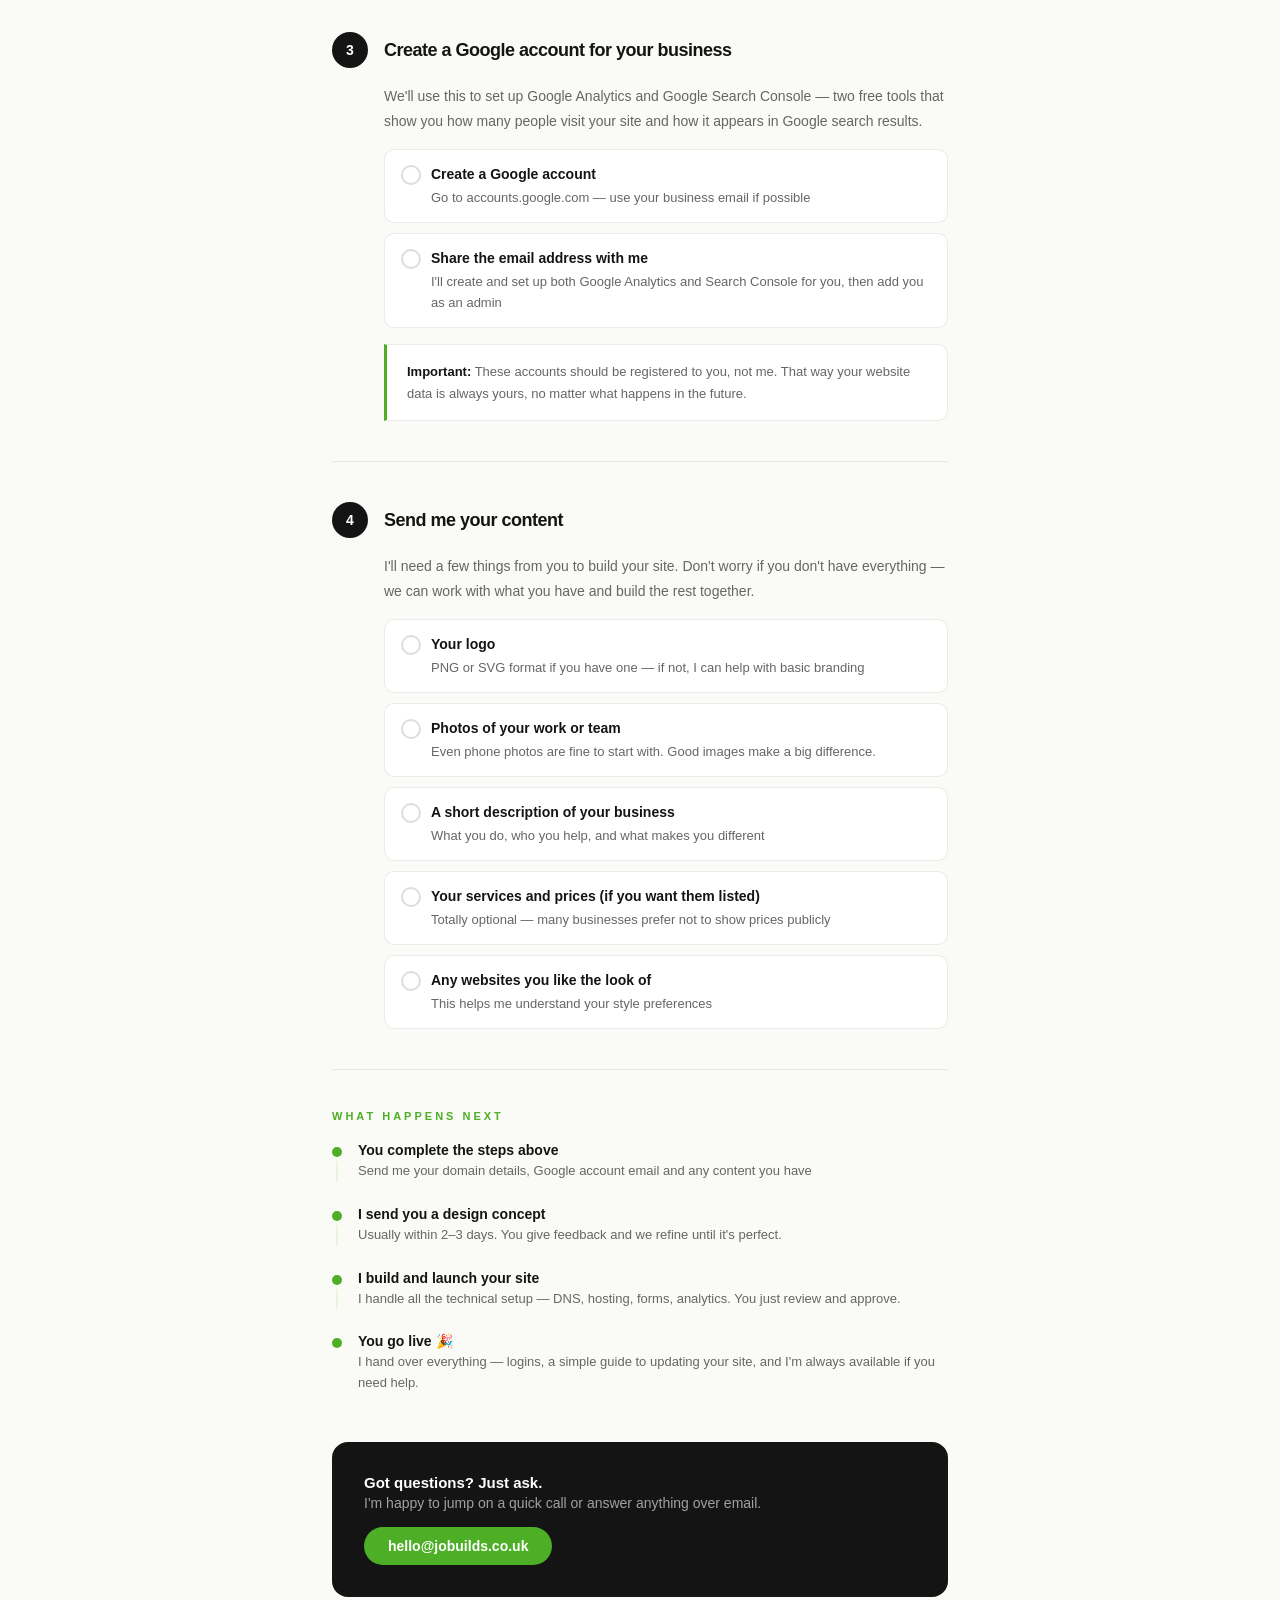
<file: onboarding.html>
<!DOCTYPE html>
<html lang="en">
<head>
  <meta charset="UTF-8" />
  <meta name="viewport" content="width=device-width, initial-scale=1.0" />
  <title>Getting Started — Jo Builds</title>
  <link rel="preconnect" href="https://fonts.googleapis.com" />
  <link rel="preconnect" href="https://fonts.gstatic.com" crossorigin />
  <link href="https://fonts.googleapis.com/css2?family=Cabinet+Grotesk:wght@400;500;700;800&family=Instrument+Serif:ital@0;1&display=swap" rel="stylesheet" />
  <style>
    *, *::before, *::after { box-sizing: border-box; margin: 0; padding: 0; }
    :root {
      --green: #4CAF25;
      --green-light: #E8F5E0;
      --green-dark: #2D6A0A;
      --bg: #FAFAF7;
      --text: #141414;
      --muted: #666;
      --border: rgba(0,0,0,0.08);
      --radius: 16px;
    }
    html { scroll-behavior: smooth; }
    body {
      font-family: 'Cabinet Grotesk', sans-serif;
      background: var(--bg);
      color: var(--text);
      -webkit-font-smoothing: antialiased;
    }

    /* HEADER */
    header {
      background: var(--text);
      padding: 2.5rem 2rem 3rem;
    }
    .header-inner { max-width: 680px; margin: 0 auto; }
    .logo { font-size: 15px; font-weight: 800; color: #fff; margin-bottom: 2rem; display: flex; align-items: center; gap: 8px; }
    .logo-dot { width: 8px; height: 8px; border-radius: 50%; background: var(--green); }
    header h1 { font-family: 'Instrument Serif', serif; font-size: clamp(32px, 6vw, 48px); font-weight: 400; letter-spacing: -1.5px; line-height: 1.1; color: #fff; margin-bottom: 1rem; }
    header h1 em { font-style: italic; color: var(--green); }
    header p { font-size: 16px; color: rgba(255,255,255,0.55); line-height: 1.75; max-width: 520px; }

    /* MAIN */
    main { max-width: 680px; margin: 0 auto; padding: 3rem 2rem 5rem; }

    /* INTRO CARD */
    .intro-card {
      background: var(--green-light); border: 1px solid #bbf7d0;
      border-radius: var(--radius); padding: 1.5rem;
      margin-bottom: 3rem; display: flex; gap: 1rem; align-items: flex-start;
    }
    .intro-icon { font-size: 22px; flex-shrink: 0; margin-top: 2px; }
    .intro-card p { font-size: 14px; color: var(--green-dark); line-height: 1.7; }
    .intro-card strong { font-weight: 700; }

    /* STEPS */
    .step { margin-bottom: 2.5rem; }
    .step-header { display: flex; align-items: center; gap: 1rem; margin-bottom: 1rem; }
    .step-num {
      width: 36px; height: 36px; border-radius: 50%;
      background: var(--text); color: #fff;
      display: flex; align-items: center; justify-content: center;
      font-size: 14px; font-weight: 800; flex-shrink: 0;
    }
    .step-num.done { background: var(--green); }
    .step-title { font-size: 18px; font-weight: 800; letter-spacing: -0.5px; }
    .step-body { padding-left: 52px; }
    .step-body p { font-size: 14px; color: var(--muted); line-height: 1.75; margin-bottom: 1rem; }
    .step-body p:last-child { margin-bottom: 0; }
    .step-body strong { color: var(--text); font-weight: 700; }

    /* CHECKLIST */
    .checklist { list-style: none; display: flex; flex-direction: column; gap: 10px; margin-bottom: 1rem; }
    .checklist li {
      display: flex; align-items: flex-start; gap: 10px;
      background: #fff; border: 1px solid var(--border);
      border-radius: 10px; padding: 0.875rem 1rem;
      font-size: 14px; line-height: 1.5;
    }
    .checklist li .check {
      width: 20px; height: 20px; border-radius: 50%;
      border: 2px solid #ddd; flex-shrink: 0; margin-top: 1px;
    }
    .checklist li .check.green { border-color: var(--green); background: var(--green-light); display: flex; align-items: center; justify-content: center; }
    .checklist li .check.green::after { content: '✓'; font-size: 11px; color: var(--green-dark); font-weight: 700; }
    .checklist li .item-text strong { display: block; font-weight: 700; color: var(--text); margin-bottom: 2px; }
    .checklist li .item-text span { color: var(--muted); font-size: 13px; }

    /* TIP BOX */
    .tip {
      background: #fff; border: 1px solid var(--border); border-left: 3px solid var(--green);
      border-radius: 0 10px 10px 0; padding: 1rem 1.25rem;
      font-size: 13px; color: var(--muted); line-height: 1.65; margin-bottom: 1rem;
    }
    .tip strong { color: var(--text); }

    /* DIVIDER */
    .divider { border: none; border-top: 1px solid var(--border); margin: 2.5rem 0; }

    /* WHAT HAPPENS NEXT */
    .timeline { display: flex; flex-direction: column; gap: 0; }
    .timeline-item { display: flex; gap: 1rem; padding-bottom: 1.5rem; position: relative; }
    .timeline-item:last-child { padding-bottom: 0; }
    .timeline-left { display: flex; flex-direction: column; align-items: center; gap: 0; }
    .timeline-dot { width: 10px; height: 10px; border-radius: 50%; background: var(--green); flex-shrink: 0; margin-top: 5px; }
    .timeline-line { width: 2px; background: var(--green-light); flex: 1; margin-top: 4px; }
    .timeline-item:last-child .timeline-line { display: none; }
    .timeline-content { padding-bottom: 0; }
    .timeline-content strong { font-size: 14px; font-weight: 700; display: block; margin-bottom: 3px; }
    .timeline-content span { font-size: 13px; color: var(--muted); line-height: 1.6; }

    /* CONTACT FOOTER */
    .contact-strip {
      background: var(--text); border-radius: var(--radius);
      padding: 2rem; display: flex; justify-content: space-between;
      align-items: center; flex-wrap: wrap; gap: 1rem; margin-top: 3rem;
    }
    .contact-strip p { font-size: 14px; color: rgba(255,255,255,0.6); }
    .contact-strip strong { color: #fff; font-size: 15px; display: block; margin-bottom: 4px; }
    .contact-btn {
      background: var(--green); color: #fff; border: none;
      padding: 11px 24px; border-radius: 100px; font-size: 14px;
      font-weight: 700; font-family: 'Cabinet Grotesk', sans-serif;
      text-decoration: none; white-space: nowrap;
    }

    /* SECTION LABEL */
    .section-label {
      font-size: 11px; font-weight: 700; text-transform: uppercase;
      letter-spacing: 3px; color: var(--green); margin-bottom: 1.25rem; display: block;
    }

    @media (max-width: 600px) {
      header { padding: 2rem 1.25rem 2.5rem; }
      main { padding: 2rem 1.25rem 4rem; }
      .contact-strip { flex-direction: column; align-items: flex-start; }
    }
  </style>
</head>
<body>

  <header>
    <div class="header-inner">
      <div class="logo"><span class="logo-dot"></span>Jo Builds</div>
      <h1>Let's get your project <em>started.</em></h1>
      <p>Here's everything you need to set up before we begin — it's simpler than it looks, and I'm here to help if you get stuck.</p>
    </div>
  </header>

  <main>

    <div class="intro-card">
      <div class="intro-icon">👋</div>
      <p><strong>Before I start building your website, there are a few things that need to be set up in your name.</strong> This keeps you in full control of your online presence — if you ever change web designers or want to manage things yourself, everything belongs to you.</p>
    </div>

    <!-- STEP 1 -->
    <div class="step">
      <div class="step-header">
        <div class="step-num">1</div>
        <div class="step-title">Register your domain name</div>
      </div>
      <div class="step-body">
        <p>Your domain is your web address — for example <strong>yourbusiness.co.uk</strong>. You need to own this yourself.</p>
        <ul class="checklist">
          <li>
            <div class="check"></div>
            <div class="item-text"><strong>Go to cloudflare.com/products/registrar</strong><span>Search for your preferred domain name</span></div>
          </li>
          <li>
            <div class="check"></div>
            <div class="item-text"><strong>Create a free Cloudflare account</strong><span>Use your business email address</span></div>
          </li>
          <li>
            <div class="check"></div>
            <div class="item-text"><strong>Register your domain</strong><span>Cloudflare sells domains at cost with no markup — usually £8–12/year for a .co.uk</span></div>
          </li>
          <li>
            <div class="check"></div>
            <div class="item-text"><strong>Share your Cloudflare login details with me</strong><span>I'll need access to set up your DNS records when we go live</span></div>
          </li>
        </ul>
        <div class="tip"><strong>Not sure what domain to pick?</strong> Go for yourbusinessname.co.uk if you're UK-based, or .com if you serve customers worldwide. Keep it short and easy to spell. I'm happy to advise before you register.</div>
      </div>
    </div>

    <hr class="divider" />

    <!-- STEP 2 -->
    <div class="step">
      <div class="step-header">
        <div class="step-num">2</div>
        <div class="step-title">Set up a business email address</div>
      </div>
      <div class="step-body">
        <p>A professional email like <strong>hello@yourbusiness.co.uk</strong> makes a huge difference to how clients perceive you. Here are your options:</p>
        <ul class="checklist">
          <li>
            <div class="check green"></div>
            <div class="item-text"><strong>Free option — Cloudflare Email Routing</strong><span>Forwards emails sent to your business address straight to your existing inbox. Takes 5 minutes to set up. I can do this for you.</span></div>
          </li>
          <li>
            <div class="check"></div>
            <div class="item-text"><strong>Paid option — Google Workspace (£4.60/month)</strong><span>A full Gmail inbox at your custom address. Best option if you send a lot of outbound emails to clients.</span></div>
          </li>
        </ul>
        <div class="tip"><strong>My recommendation:</strong> Start with the free Cloudflare forwarding. Upgrade to Google Workspace once you're trading and sending regular client emails.</div>
      </div>
    </div>

    <hr class="divider" />

    <!-- STEP 3 -->
    <div class="step">
      <div class="step-header">
        <div class="step-num">3</div>
        <div class="step-title">Create a Google account for your business</div>
      </div>
      <div class="step-body">
        <p>We'll use this to set up Google Analytics and Google Search Console — two free tools that show you how many people visit your site and how it appears in Google search results.</p>
        <ul class="checklist">
          <li>
            <div class="check"></div>
            <div class="item-text"><strong>Create a Google account</strong><span>Go to accounts.google.com — use your business email if possible</span></div>
          </li>
          <li>
            <div class="check"></div>
            <div class="item-text"><strong>Share the email address with me</strong><span>I'll create and set up both Google Analytics and Search Console for you, then add you as an admin</span></div>
          </li>
        </ul>
        <div class="tip"><strong>Important:</strong> These accounts should be registered to you, not me. That way your website data is always yours, no matter what happens in the future.</div>
      </div>
    </div>

    <hr class="divider" />

    <!-- STEP 4 -->
    <div class="step">
      <div class="step-header">
        <div class="step-num">4</div>
        <div class="step-title">Send me your content</div>
      </div>
      <div class="step-body">
        <p>I'll need a few things from you to build your site. Don't worry if you don't have everything — we can work with what you have and build the rest together.</p>
        <ul class="checklist">
          <li>
            <div class="check"></div>
            <div class="item-text"><strong>Your logo</strong><span>PNG or SVG format if you have one — if not, I can help with basic branding</span></div>
          </li>
          <li>
            <div class="check"></div>
            <div class="item-text"><strong>Photos of your work or team</strong><span>Even phone photos are fine to start with. Good images make a big difference.</span></div>
          </li>
          <li>
            <div class="check"></div>
            <div class="item-text"><strong>A short description of your business</strong><span>What you do, who you help, and what makes you different</span></div>
          </li>
          <li>
            <div class="check"></div>
            <div class="item-text"><strong>Your services and prices (if you want them listed)</strong><span>Totally optional — many businesses prefer not to show prices publicly</span></div>
          </li>
          <li>
            <div class="check"></div>
            <div class="item-text"><strong>Any websites you like the look of</strong><span>This helps me understand your style preferences</span></div>
          </li>
        </ul>
      </div>
    </div>

    <hr class="divider" />

    <!-- WHAT HAPPENS NEXT -->
    <span class="section-label">What happens next</span>
    <div class="timeline">
      <div class="timeline-item">
        <div class="timeline-left"><div class="timeline-dot"></div><div class="timeline-line"></div></div>
        <div class="timeline-content"><strong>You complete the steps above</strong><span>Send me your domain details, Google account email and any content you have</span></div>
      </div>
      <div class="timeline-item">
        <div class="timeline-left"><div class="timeline-dot"></div><div class="timeline-line"></div></div>
        <div class="timeline-content"><strong>I send you a design concept</strong><span>Usually within 2–3 days. You give feedback and we refine until it's perfect.</span></div>
      </div>
      <div class="timeline-item">
        <div class="timeline-left"><div class="timeline-dot"></div><div class="timeline-line"></div></div>
        <div class="timeline-content"><strong>I build and launch your site</strong><span>I handle all the technical setup — DNS, hosting, forms, analytics. You just review and approve.</span></div>
      </div>
      <div class="timeline-item">
        <div class="timeline-left"><div class="timeline-dot"></div><div class="timeline-line"></div></div>
        <div class="timeline-content"><strong>You go live 🎉</strong><span>I hand over everything — logins, a simple guide to updating your site, and I'm always available if you need help.</span></div>
      </div>
    </div>

    <!-- CONTACT STRIP -->
    <div class="contact-strip">
      <div>
        <strong>Got questions? Just ask.</strong>
        <p>I'm happy to jump on a quick call or answer anything over email.</p>
      </div>
      <a href="mailto:hello@jobuilds.co.uk" class="contact-btn">hello@jobuilds.co.uk</a>
    </div>

  </main>

</body>
</html>
</file>
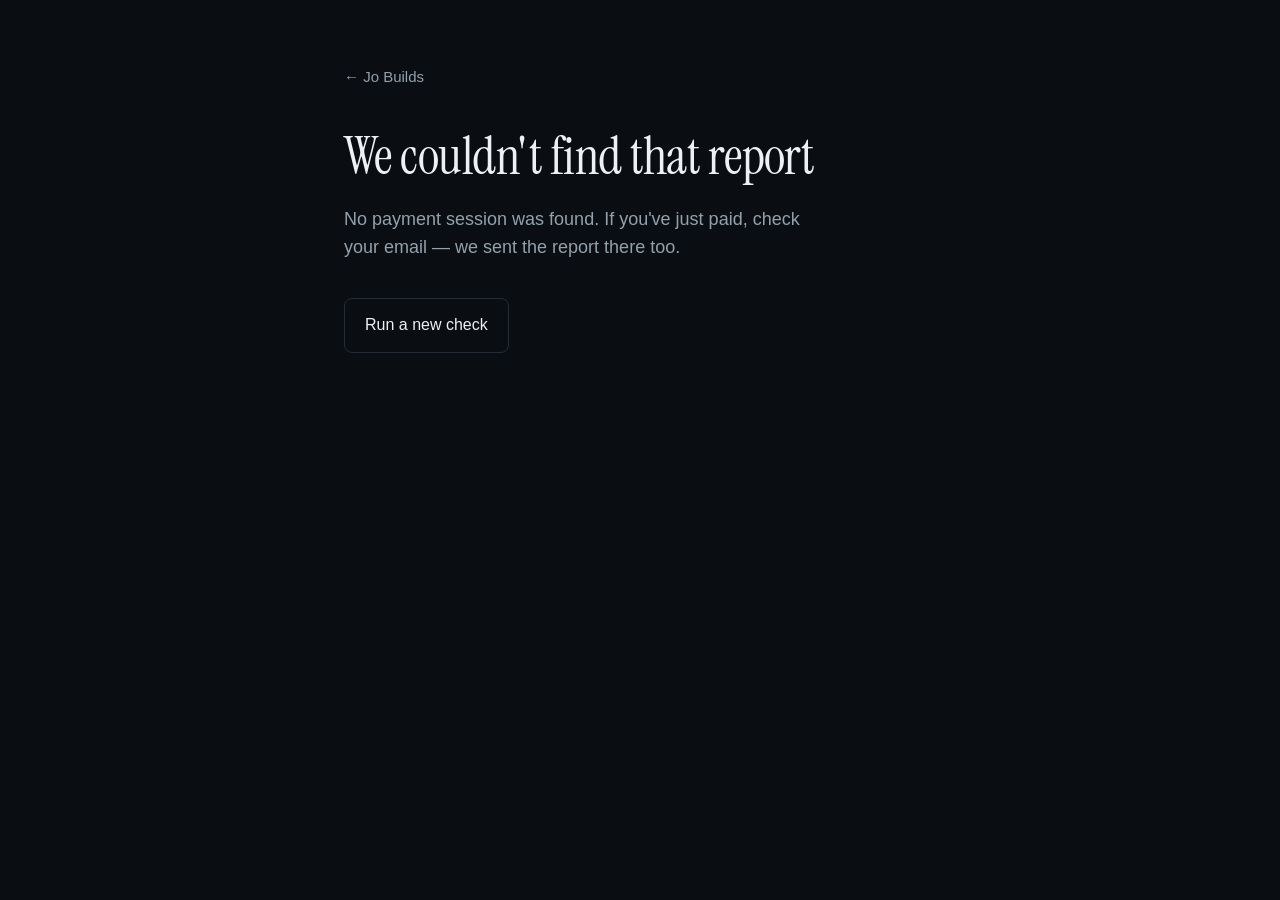
<file: report.html>
<!DOCTYPE html>
<html lang="en">
<head>
<meta charset="UTF-8" />
<meta name="viewport" content="width=device-width, initial-scale=1.0" />
<title>Your Website Checkup Report — Jo Builds</title>
<meta name="robots" content="noindex">

<link rel="preconnect" href="https://fonts.googleapis.com">
<link rel="preconnect" href="https://fonts.gstatic.com" crossorigin>
<link href="https://fonts.googleapis.com/css2?family=Instrument+Serif:ital@0;1&display=swap" rel="stylesheet">
<link href="https://api.fontshare.com/v2/css?f[]=cabinet-grotesk@400,500,700&display=swap" rel="stylesheet">
<link rel="stylesheet" href="styles.css">
</head>
<body>
<div class="wrap">

  <a href="https://jobuilds.co.uk" class="eyebrow-link">← Jo Builds</a>

  <div id="loading-state">
    <h1>Unlocking your report…</h1>
    <p class="sub">Give us a second — confirming payment.</p>
    <div class="spinner" style="margin-top: 20px;"></div>
  </div>

  <div id="error-state" style="display:none;">
    <h1>We couldn't find that report</h1>
    <p class="sub" id="error-detail">Your payment may still be processing, or the link has expired.</p>
    <a href="/website-checkup/" class="btn-secondary" style="text-decoration:none;display:inline-block;">Run a new check</a>
  </div>

  <div id="report-state" style="display:none;">
    <h1 id="report-title" style="font-size: clamp(28px, 5vw, 40px);">Your full website checkup</h1>
    <p class="sub" id="report-url"></p>

    <p class="roast" id="report-roast"></p>

    <div class="score-row">
      <span class="score-number" id="report-score">—</span>
      <span class="score-label">out of 100</span>
    </div>

    <div id="categories-container"></div>

    <p class="email-note" id="email-note"></p>
  </div>

</div>

<script>
  const API_BASE = '/website-checkup/api';
</script>
<script src="report.js"></script>
</body>
</html>
</file>
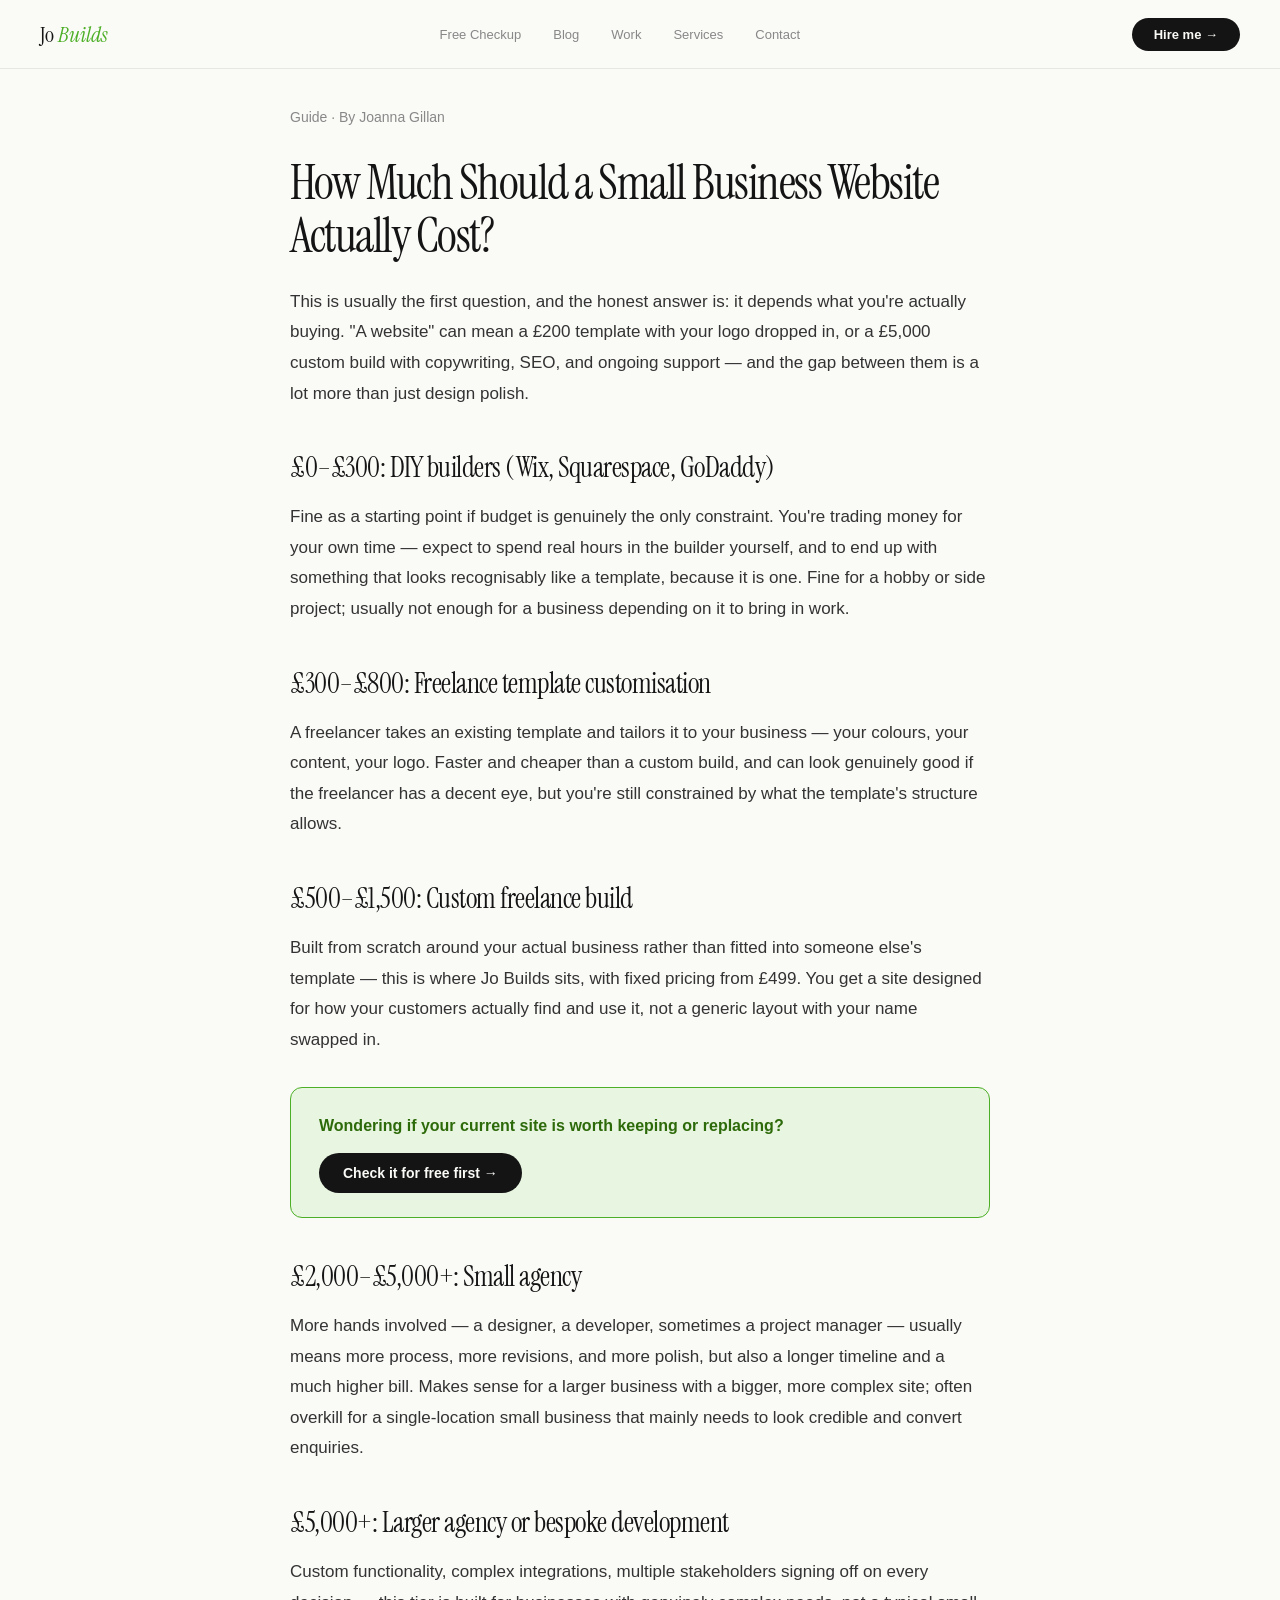
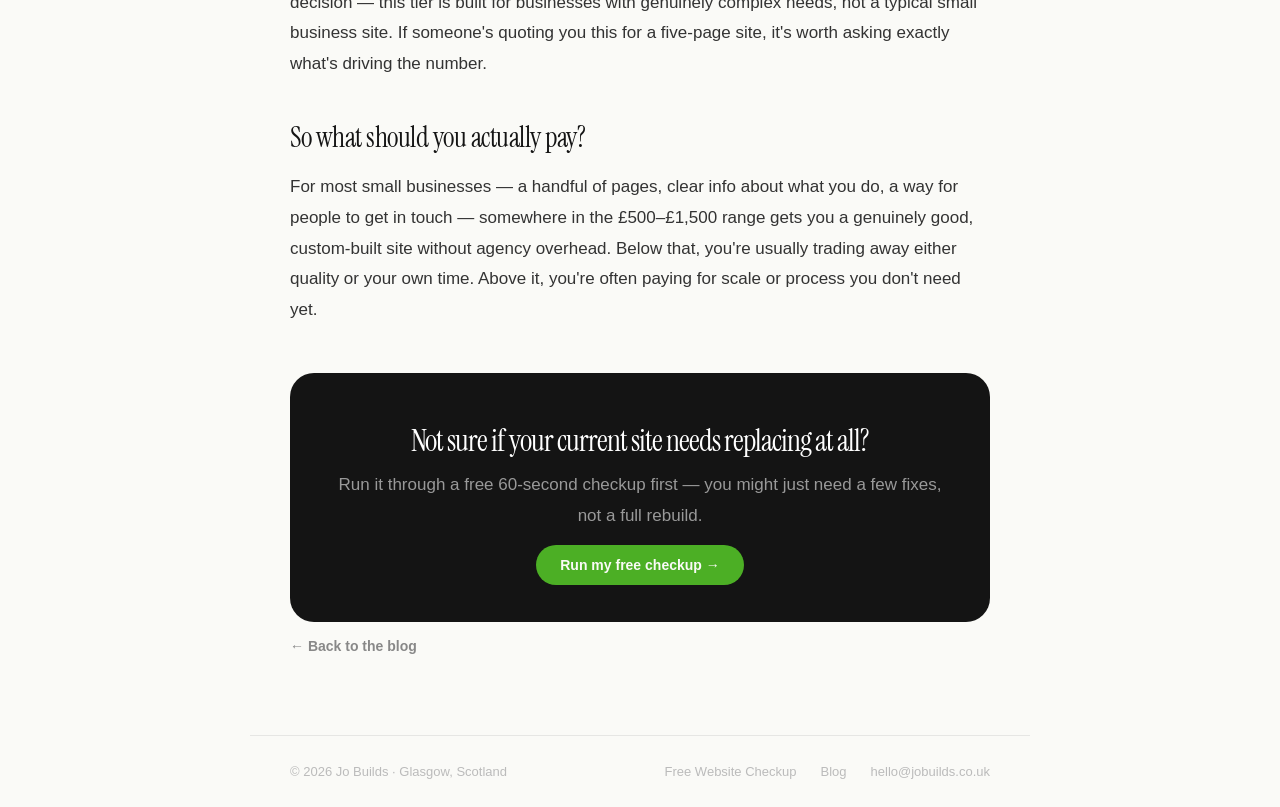
<file: blog/how-much-should-a-website-cost.html>
<!DOCTYPE html>
<html lang="en">
<head>
<meta charset="UTF-8" />
<meta name="viewport" content="width=device-width, initial-scale=1.0" />
<title>How Much Should a Small Business Website Actually Cost? — Jo Builds</title>
<meta name="description" content="From £200 template sites to £5,000+ agency builds — what you actually get at each price point, and how to tell if you're overpaying." />
<meta name="robots" content="index, follow" />
<link rel="canonical" href="https://jobuilds.co.uk/blog/how-much-should-a-website-cost.html" />
<meta property="og:type" content="article" />
<meta property="og:url" content="https://jobuilds.co.uk/blog/how-much-should-a-website-cost.html" />
<meta property="og:title" content="How Much Should a Small Business Website Actually Cost?" />
<meta property="og:description" content="From £200 template sites to £5,000+ agency builds — what you actually get at each price point." />
<meta property="og:image" content="https://jobuilds.co.uk/og-image-home.png" />
<meta name="twitter:card" content="summary_large_image" />
<link rel="icon" href="/favicon.ico" sizes="any" />
<link rel="icon" href="/favicon-32.png" type="image/png" sizes="32x32" />
<script type="application/ld+json">
{
  "@context": "https://schema.org",
  "@type": "Article",
  "headline": "How Much Should a Small Business Website Actually Cost?",
  "author": { "@type": "Person", "name": "Joanna Gillan" },
  "publisher": { "@type": "Organization", "name": "Jo Builds", "url": "https://jobuilds.co.uk" },
  "datePublished": "2026-09-03",
  "url": "https://jobuilds.co.uk/blog/how-much-should-a-website-cost.html"
}
</script>
  <link rel="preconnect" href="https://fonts.googleapis.com">
  <link rel="preconnect" href="https://fonts.gstatic.com" crossorigin>
  <link href="https://fonts.googleapis.com/css2?family=Cabinet+Grotesk:wght@400;500;700;800;900&family=Instrument+Serif:ital@0;1&display=swap" rel="stylesheet">
<style>
    *, *::before, *::after { box-sizing: border-box; margin: 0; padding: 0; }
    :root {
      --green: #4CAF25; --green-light: #E8F5E0; --green-dark: #2D6A0A;
      --bg: #FAFAF7; --text: #141414; --muted: #888; --border: rgba(0,0,0,0.08);
      --radius: 20px; --radius-sm: 12px;
    }
    html { scroll-behavior: smooth; }
    body { font-family: 'Cabinet Grotesk', sans-serif; background: var(--bg); color: var(--text); -webkit-font-smoothing: antialiased; }
    .wrap { max-width: 780px; margin: 0 auto; padding: 0 2.5rem; }
    nav { display: flex; justify-content: space-between; align-items: center; padding: 1.1rem 2.5rem; position: sticky; top: 0; z-index: 100; background: rgba(250,250,247,0.92); backdrop-filter: blur(12px); border-bottom: 1px solid var(--border); }
    .logo-text { font-family: 'Instrument Serif', serif; font-size: 22px; color: var(--text); white-space: nowrap; text-decoration: none; }
    .logo-text em { font-style: italic; color: var(--green); }
    .nav-links { display: flex; gap: 2rem; list-style: none; }
    .nav-links a { font-size: 13px; color: var(--muted); text-decoration: none; font-weight: 500; transition: color 0.2s; }
    .nav-links a:hover { color: var(--text); }
    .nav-cta { font-size: 13px; font-weight: 700; background: var(--text); color: var(--bg); border: none; padding: 9px 22px; border-radius: 100px; cursor: pointer; font-family: 'Cabinet Grotesk', sans-serif; transition: opacity 0.2s; text-decoration: none; }
    .nav-cta:hover { opacity: 0.8; }
    @media (max-width: 680px) { nav { padding: 1rem 1.25rem; } .nav-links { display: none; } .wrap { padding: 0 1.25rem; } }

    .page-head { padding: 4rem 0 2.5rem; border-bottom: 1px solid var(--border); margin-bottom: 3rem; }
    .eyebrow { font-size: 11px; font-weight: 700; text-transform: uppercase; letter-spacing: 3px; color: var(--green); margin-bottom: 10px; }
    .page-title { font-family: 'Instrument Serif', serif; font-size: clamp(36px, 6vw, 56px); letter-spacing: -2px; line-height: 1.05; font-weight: 400; margin-bottom: 14px; }
    .page-sub { font-size: 16px; color: #666; line-height: 1.7; max-width: 60ch; }

    .post-list { display: flex; flex-direction: column; gap: 1px; background: var(--border); border: 1px solid var(--border); border-radius: var(--radius); overflow: hidden; margin-bottom: 5rem; }
    .post-card { background: #fff; padding: 2rem; text-decoration: none; color: inherit; display: block; transition: background 0.15s; }
    .post-card:hover { background: var(--green-light); }
    .post-date { font-size: 12px; color: var(--muted); font-weight: 600; text-transform: uppercase; letter-spacing: 1px; margin-bottom: 10px; }
    .post-card h2 { font-family: 'Instrument Serif', serif; font-size: 28px; font-weight: 400; letter-spacing: -0.5px; margin-bottom: 10px; }
    .post-excerpt { font-size: 15px; color: #555; line-height: 1.65; }

    article { padding-bottom: 5rem; }
    .article-meta { color: var(--muted); font-size: 14px; margin-bottom: 2rem; }
    article h1 { font-family: 'Instrument Serif', serif; font-size: clamp(32px, 5vw, 48px); letter-spacing: -1.5px; line-height: 1.1; font-weight: 400; margin-bottom: 1.5rem; }
    article h2 { font-family: 'Instrument Serif', serif; font-size: 28px; font-weight: 400; letter-spacing: -0.5px; margin: 2.5rem 0 1rem; }
    article p { font-size: 17px; line-height: 1.8; color: #333; margin-bottom: 1.25rem; }
    article a { color: var(--green-dark); font-weight: 600; }
    article ul, article ol { margin: 0 0 1.25rem 1.3rem; }
    article li { font-size: 17px; line-height: 1.8; color: #333; margin-bottom: 0.5rem; }
    .back-link { display: inline-block; margin-top: 1rem; color: var(--muted); text-decoration: none; font-size: 14px; }
    .back-link:hover { color: var(--text); }

    .inline-cta { background: var(--green-light); border: 1px solid var(--green); border-radius: var(--radius-sm); padding: 1.5rem 1.75rem; margin: 2rem 0; }
    .inline-cta p { margin: 0 0 12px; color: var(--green-dark); font-weight: 600; font-size: 16px; }
    .inline-cta a.btn-black { display: inline-block; }

    .btn-black { background: var(--text); color: var(--bg); border: none; padding: 12px 24px; border-radius: 100px; font-size: 14px; font-weight: 700; cursor: pointer; font-family: 'Cabinet Grotesk', sans-serif; text-decoration: none; transition: opacity 0.2s; }
    .btn-black:hover { opacity: 0.8; }

    .end-cta { background: var(--text); border-radius: 24px; padding: 3rem 2.5rem; text-align: center; margin-top: 3rem; }
    .end-cta h3 { font-family: 'Instrument Serif', serif; font-size: 30px; font-weight: 400; color: #fff; margin-bottom: 10px; letter-spacing: -1px; }
    .end-cta p { color: #999; margin-bottom: 1.5rem; }
    .end-cta .btn-black { background: var(--green); }

    footer { padding: 1.75rem 2.5rem; border-top: 1px solid var(--border); display: flex; justify-content: space-between; align-items: center; font-size: 13px; color: #bbb; flex-wrap: wrap; gap: 8px; max-width: 780px; margin: 0 auto; }
    .flinks { display: flex; gap: 1.5rem; flex-wrap: wrap; }
    .flinks a { color: #bbb; text-decoration: none; font-weight: 500; }
    .flinks a:hover { color: var(--text); }
</style>
</head>
<body>
  <nav>
    <a href="/" class="logo-text">Jo <em>Builds</em></a>
    <ul class="nav-links">
      <li><a href="/website-checkup/">Free Checkup</a></li>
      <li><a href="/blog/">Blog</a></li>
      <li><a href="/#work">Work</a></li>
      <li><a href="/#services">Services</a></li>
      <li><a href="/#contact">Contact</a></li>
    </ul>
    <a href="/#contact" class="nav-cta">Hire me →</a>
  </nav>

  <div class="wrap">
    <article>
      <div class="article-meta" style="margin-top:2.5rem;">Guide · By Joanna Gillan</div>
      <h1>How Much Should a Small Business Website Actually Cost?</h1>

      <p>This is usually the first question, and the honest answer is: it depends what you're actually buying. "A website" can mean a £200 template with your logo dropped in, or a £5,000 custom build with copywriting, SEO, and ongoing support — and the gap between them is a lot more than just design polish.</p>

      <h2>£0–£300: DIY builders (Wix, Squarespace, GoDaddy)</h2>
      <p>Fine as a starting point if budget is genuinely the only constraint. You're trading money for your own time — expect to spend real hours in the builder yourself, and to end up with something that looks recognisably like a template, because it is one. Fine for a hobby or side project; usually not enough for a business depending on it to bring in work.</p>

      <h2>£300–£800: Freelance template customisation</h2>
      <p>A freelancer takes an existing template and tailors it to your business — your colours, your content, your logo. Faster and cheaper than a custom build, and can look genuinely good if the freelancer has a decent eye, but you're still constrained by what the template's structure allows.</p>

      <h2>£500–£1,500: Custom freelance build</h2>
      <p>Built from scratch around your actual business rather than fitted into someone else's template — this is where Jo Builds sits, with fixed pricing from £499. You get a site designed for how your customers actually find and use it, not a generic layout with your name swapped in.</p>

      <div class="inline-cta">
        <p>Wondering if your current site is worth keeping or replacing?</p>
        <a href="/website-checkup/" class="btn-black">Check it for free first →</a>
      </div>

      <h2>£2,000–£5,000+: Small agency</h2>
      <p>More hands involved — a designer, a developer, sometimes a project manager — usually means more process, more revisions, and more polish, but also a longer timeline and a much higher bill. Makes sense for a larger business with a bigger, more complex site; often overkill for a single-location small business that mainly needs to look credible and convert enquiries.</p>

      <h2>£5,000+: Larger agency or bespoke development</h2>
      <p>Custom functionality, complex integrations, multiple stakeholders signing off on every decision — this tier is built for businesses with genuinely complex needs, not a typical small business site. If someone's quoting you this for a five-page site, it's worth asking exactly what's driving the number.</p>

      <h2>So what should you actually pay?</h2>
      <p>For most small businesses — a handful of pages, clear info about what you do, a way for people to get in touch — somewhere in the £500–£1,500 range gets you a genuinely good, custom-built site without agency overhead. Below that, you're usually trading away either quality or your own time. Above it, you're often paying for scale or process you don't need yet.</p>

      <div class="end-cta">
        <h3>Not sure if your current site needs replacing at all?</h3>
        <p>Run it through a free 60-second checkup first — you might just need a few fixes, not a full rebuild.</p>
        <a href="/website-checkup/" class="btn-black">Run my free checkup →</a>
      </div>

      <a href="/blog/" class="back-link">← Back to the blog</a>
    </article>
  </div>
  <footer>
    <span>© 2026 Jo Builds · Glasgow, Scotland</span>
    <div class="flinks">
      <a href="/website-checkup/">Free Website Checkup</a>
      <a href="/blog/">Blog</a>
      <a href="mailto:hello@jobuilds.co.uk">hello@jobuilds.co.uk</a>
    </div>
  </footer>

</body>
</html>
</file>
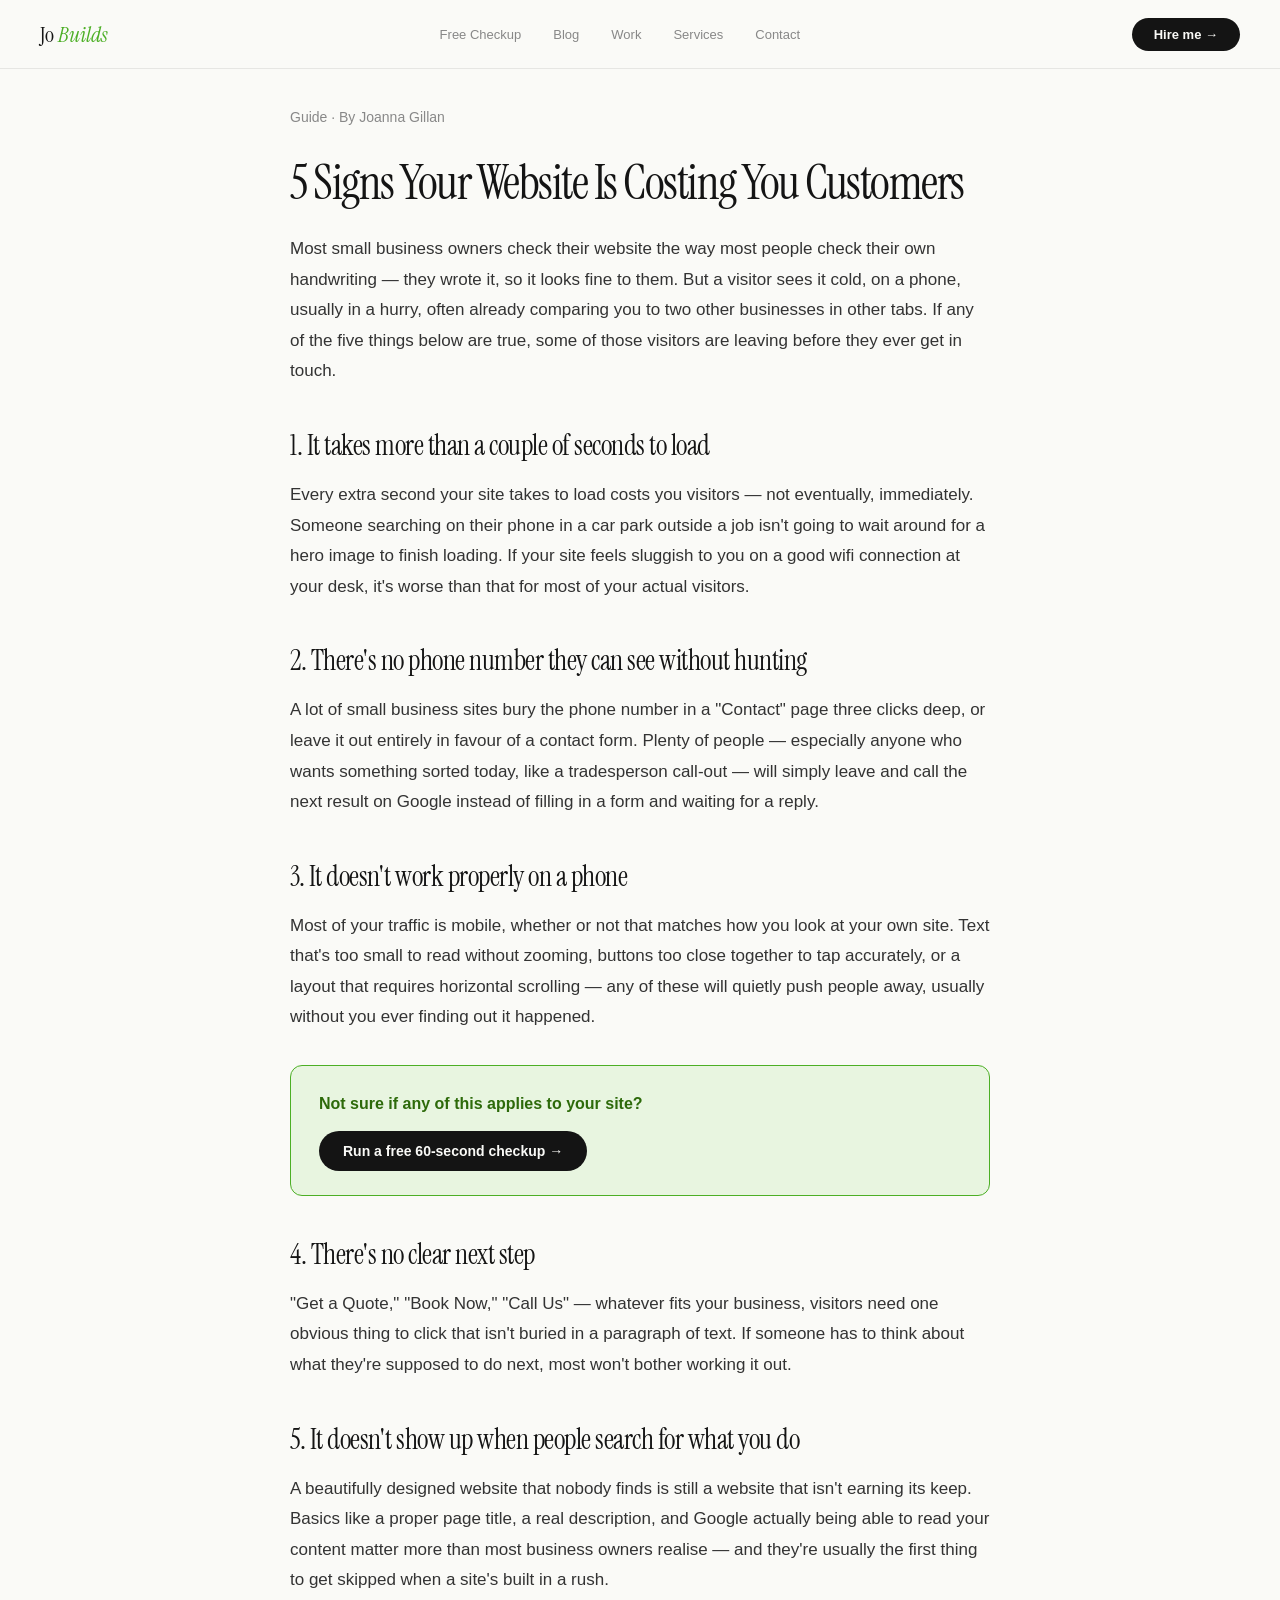
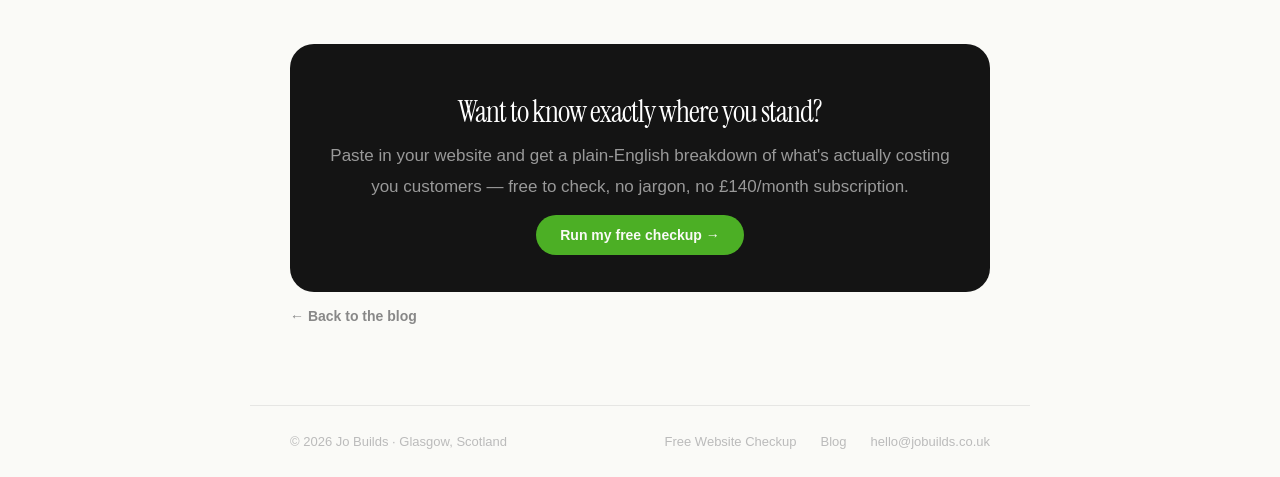
<file: blog/website-costing-you-customers.html>
<!DOCTYPE html>
<html lang="en">
<head>
<meta charset="UTF-8" />
<meta name="viewport" content="width=device-width, initial-scale=1.0" />
<title>5 Signs Your Website Is Costing You Customers — Jo Builds</title>
<meta name="description" content="Slow load times and a missing phone number don't just look bad — they send people straight to your competitors. Here's what to check first." />
<meta name="robots" content="index, follow" />
<link rel="canonical" href="https://jobuilds.co.uk/blog/website-costing-you-customers.html" />
<meta property="og:type" content="article" />
<meta property="og:url" content="https://jobuilds.co.uk/blog/website-costing-you-customers.html" />
<meta property="og:title" content="5 Signs Your Website Is Costing You Customers" />
<meta property="og:description" content="Slow load times and a missing phone number don't just look bad — they send people straight to your competitors." />
<meta property="og:image" content="https://jobuilds.co.uk/website-checkup/og-image-checkup.png" />
<meta name="twitter:card" content="summary_large_image" />
<link rel="icon" href="/favicon.ico" sizes="any" />
<link rel="icon" href="/favicon-32.png" type="image/png" sizes="32x32" />
<script type="application/ld+json">
{
  "@context": "https://schema.org",
  "@type": "Article",
  "headline": "5 Signs Your Website Is Costing You Customers",
  "author": { "@type": "Person", "name": "Joanna Gillan" },
  "publisher": { "@type": "Organization", "name": "Jo Builds", "url": "https://jobuilds.co.uk" },
  "datePublished": "2026-09-03",
  "url": "https://jobuilds.co.uk/blog/website-costing-you-customers.html"
}
</script>
  <link rel="preconnect" href="https://fonts.googleapis.com">
  <link rel="preconnect" href="https://fonts.gstatic.com" crossorigin>
  <link href="https://fonts.googleapis.com/css2?family=Cabinet+Grotesk:wght@400;500;700;800;900&family=Instrument+Serif:ital@0;1&display=swap" rel="stylesheet">
<style>
    *, *::before, *::after { box-sizing: border-box; margin: 0; padding: 0; }
    :root {
      --green: #4CAF25; --green-light: #E8F5E0; --green-dark: #2D6A0A;
      --bg: #FAFAF7; --text: #141414; --muted: #888; --border: rgba(0,0,0,0.08);
      --radius: 20px; --radius-sm: 12px;
    }
    html { scroll-behavior: smooth; }
    body { font-family: 'Cabinet Grotesk', sans-serif; background: var(--bg); color: var(--text); -webkit-font-smoothing: antialiased; }
    .wrap { max-width: 780px; margin: 0 auto; padding: 0 2.5rem; }
    nav { display: flex; justify-content: space-between; align-items: center; padding: 1.1rem 2.5rem; position: sticky; top: 0; z-index: 100; background: rgba(250,250,247,0.92); backdrop-filter: blur(12px); border-bottom: 1px solid var(--border); }
    .logo-text { font-family: 'Instrument Serif', serif; font-size: 22px; color: var(--text); white-space: nowrap; text-decoration: none; }
    .logo-text em { font-style: italic; color: var(--green); }
    .nav-links { display: flex; gap: 2rem; list-style: none; }
    .nav-links a { font-size: 13px; color: var(--muted); text-decoration: none; font-weight: 500; transition: color 0.2s; }
    .nav-links a:hover { color: var(--text); }
    .nav-cta { font-size: 13px; font-weight: 700; background: var(--text); color: var(--bg); border: none; padding: 9px 22px; border-radius: 100px; cursor: pointer; font-family: 'Cabinet Grotesk', sans-serif; transition: opacity 0.2s; text-decoration: none; }
    .nav-cta:hover { opacity: 0.8; }
    @media (max-width: 680px) { nav { padding: 1rem 1.25rem; } .nav-links { display: none; } .wrap { padding: 0 1.25rem; } }

    .page-head { padding: 4rem 0 2.5rem; border-bottom: 1px solid var(--border); margin-bottom: 3rem; }
    .eyebrow { font-size: 11px; font-weight: 700; text-transform: uppercase; letter-spacing: 3px; color: var(--green); margin-bottom: 10px; }
    .page-title { font-family: 'Instrument Serif', serif; font-size: clamp(36px, 6vw, 56px); letter-spacing: -2px; line-height: 1.05; font-weight: 400; margin-bottom: 14px; }
    .page-sub { font-size: 16px; color: #666; line-height: 1.7; max-width: 60ch; }

    .post-list { display: flex; flex-direction: column; gap: 1px; background: var(--border); border: 1px solid var(--border); border-radius: var(--radius); overflow: hidden; margin-bottom: 5rem; }
    .post-card { background: #fff; padding: 2rem; text-decoration: none; color: inherit; display: block; transition: background 0.15s; }
    .post-card:hover { background: var(--green-light); }
    .post-date { font-size: 12px; color: var(--muted); font-weight: 600; text-transform: uppercase; letter-spacing: 1px; margin-bottom: 10px; }
    .post-card h2 { font-family: 'Instrument Serif', serif; font-size: 28px; font-weight: 400; letter-spacing: -0.5px; margin-bottom: 10px; }
    .post-excerpt { font-size: 15px; color: #555; line-height: 1.65; }

    article { padding-bottom: 5rem; }
    .article-meta { color: var(--muted); font-size: 14px; margin-bottom: 2rem; }
    article h1 { font-family: 'Instrument Serif', serif; font-size: clamp(32px, 5vw, 48px); letter-spacing: -1.5px; line-height: 1.1; font-weight: 400; margin-bottom: 1.5rem; }
    article h2 { font-family: 'Instrument Serif', serif; font-size: 28px; font-weight: 400; letter-spacing: -0.5px; margin: 2.5rem 0 1rem; }
    article p { font-size: 17px; line-height: 1.8; color: #333; margin-bottom: 1.25rem; }
    article a { color: var(--green-dark); font-weight: 600; }
    article ul, article ol { margin: 0 0 1.25rem 1.3rem; }
    article li { font-size: 17px; line-height: 1.8; color: #333; margin-bottom: 0.5rem; }
    .back-link { display: inline-block; margin-top: 1rem; color: var(--muted); text-decoration: none; font-size: 14px; }
    .back-link:hover { color: var(--text); }

    .inline-cta { background: var(--green-light); border: 1px solid var(--green); border-radius: var(--radius-sm); padding: 1.5rem 1.75rem; margin: 2rem 0; }
    .inline-cta p { margin: 0 0 12px; color: var(--green-dark); font-weight: 600; font-size: 16px; }
    .inline-cta a.btn-black { display: inline-block; }

    .btn-black { background: var(--text); color: var(--bg); border: none; padding: 12px 24px; border-radius: 100px; font-size: 14px; font-weight: 700; cursor: pointer; font-family: 'Cabinet Grotesk', sans-serif; text-decoration: none; transition: opacity 0.2s; }
    .btn-black:hover { opacity: 0.8; }

    .end-cta { background: var(--text); border-radius: 24px; padding: 3rem 2.5rem; text-align: center; margin-top: 3rem; }
    .end-cta h3 { font-family: 'Instrument Serif', serif; font-size: 30px; font-weight: 400; color: #fff; margin-bottom: 10px; letter-spacing: -1px; }
    .end-cta p { color: #999; margin-bottom: 1.5rem; }
    .end-cta .btn-black { background: var(--green); }

    footer { padding: 1.75rem 2.5rem; border-top: 1px solid var(--border); display: flex; justify-content: space-between; align-items: center; font-size: 13px; color: #bbb; flex-wrap: wrap; gap: 8px; max-width: 780px; margin: 0 auto; }
    .flinks { display: flex; gap: 1.5rem; flex-wrap: wrap; }
    .flinks a { color: #bbb; text-decoration: none; font-weight: 500; }
    .flinks a:hover { color: var(--text); }
</style>
</head>
<body>
  <nav>
    <a href="/" class="logo-text">Jo <em>Builds</em></a>
    <ul class="nav-links">
      <li><a href="/website-checkup/">Free Checkup</a></li>
      <li><a href="/blog/">Blog</a></li>
      <li><a href="/#work">Work</a></li>
      <li><a href="/#services">Services</a></li>
      <li><a href="/#contact">Contact</a></li>
    </ul>
    <a href="/#contact" class="nav-cta">Hire me →</a>
  </nav>

  <div class="wrap">
    <article>
      <div class="article-meta" style="margin-top:2.5rem;">Guide · By Joanna Gillan</div>
      <h1>5 Signs Your Website Is Costing You Customers</h1>

      <p>Most small business owners check their website the way most people check their own handwriting — they wrote it, so it looks fine to them. But a visitor sees it cold, on a phone, usually in a hurry, often already comparing you to two other businesses in other tabs. If any of the five things below are true, some of those visitors are leaving before they ever get in touch.</p>

      <h2>1. It takes more than a couple of seconds to load</h2>
      <p>Every extra second your site takes to load costs you visitors — not eventually, immediately. Someone searching on their phone in a car park outside a job isn't going to wait around for a hero image to finish loading. If your site feels sluggish to you on a good wifi connection at your desk, it's worse than that for most of your actual visitors.</p>

      <h2>2. There's no phone number they can see without hunting</h2>
      <p>A lot of small business sites bury the phone number in a "Contact" page three clicks deep, or leave it out entirely in favour of a contact form. Plenty of people — especially anyone who wants something sorted today, like a tradesperson call-out — will simply leave and call the next result on Google instead of filling in a form and waiting for a reply.</p>

      <h2>3. It doesn't work properly on a phone</h2>
      <p>Most of your traffic is mobile, whether or not that matches how you look at your own site. Text that's too small to read without zooming, buttons too close together to tap accurately, or a layout that requires horizontal scrolling — any of these will quietly push people away, usually without you ever finding out it happened.</p>

      <div class="inline-cta">
        <p>Not sure if any of this applies to your site?</p>
        <a href="/website-checkup/" class="btn-black">Run a free 60-second checkup →</a>
      </div>

      <h2>4. There's no clear next step</h2>
      <p>"Get a Quote," "Book Now," "Call Us" — whatever fits your business, visitors need one obvious thing to click that isn't buried in a paragraph of text. If someone has to think about what they're supposed to do next, most won't bother working it out.</p>

      <h2>5. It doesn't show up when people search for what you do</h2>
      <p>A beautifully designed website that nobody finds is still a website that isn't earning its keep. Basics like a proper page title, a real description, and Google actually being able to read your content matter more than most business owners realise — and they're usually the first thing to get skipped when a site's built in a rush.</p>

      <div class="end-cta">
        <h3>Want to know exactly where you stand?</h3>
        <p>Paste in your website and get a plain-English breakdown of what's actually costing you customers — free to check, no jargon, no £140/month subscription.</p>
        <a href="/website-checkup/" class="btn-black">Run my free checkup →</a>
      </div>

      <a href="/blog/" class="back-link">← Back to the blog</a>
    </article>
  </div>
  <footer>
    <span>© 2026 Jo Builds · Glasgow, Scotland</span>
    <div class="flinks">
      <a href="/website-checkup/">Free Website Checkup</a>
      <a href="/blog/">Blog</a>
      <a href="mailto:hello@jobuilds.co.uk">hello@jobuilds.co.uk</a>
    </div>
  </footer>

</body>
</html>
</file>
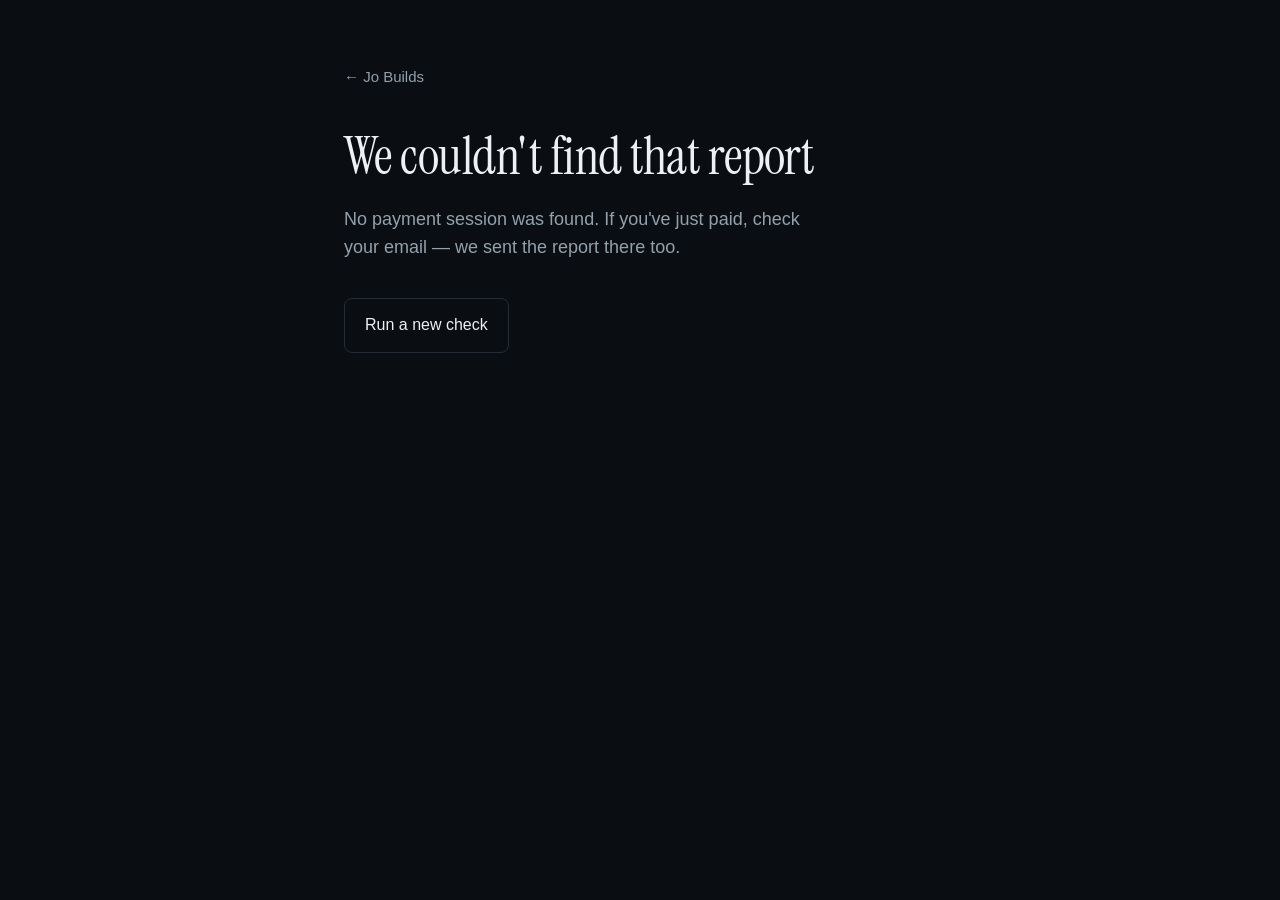
<file: website-checkup/report.html>
<!DOCTYPE html>
<html lang="en">
<head>
<meta charset="UTF-8" />
<meta name="viewport" content="width=device-width, initial-scale=1.0" />
<title>Your Website Checkup Report — Jo Builds</title>
<meta name="robots" content="noindex">

<link rel="preconnect" href="https://fonts.googleapis.com">
<link rel="preconnect" href="https://fonts.gstatic.com" crossorigin>
<link href="https://fonts.googleapis.com/css2?family=Instrument+Serif:ital@0;1&display=swap" rel="stylesheet">
<link href="https://api.fontshare.com/v2/css?f[]=cabinet-grotesk@400,500,700&display=swap" rel="stylesheet">
<link rel="stylesheet" href="styles.css">
</head>
<body>
<div class="wrap">

  <a href="https://jobuilds.co.uk" class="eyebrow-link">← Jo Builds</a>

  <div id="loading-state">
    <h1>Unlocking your report…</h1>
    <p class="sub">Give us a second — confirming payment.</p>
    <div class="spinner" style="margin-top: 20px;"></div>
  </div>

  <div id="error-state" style="display:none;">
    <h1>We couldn't find that report</h1>
    <p class="sub" id="error-detail">Your payment may still be processing, or the link has expired.</p>
    <a href="/website-checkup/" class="btn-secondary" style="text-decoration:none;display:inline-block;">Run a new check</a>
  </div>

  <div id="report-state" style="display:none;">
    <h1 id="report-title" style="font-size: clamp(28px, 5vw, 40px);">Your full website checkup</h1>
    <p class="sub" id="report-url"></p>

    <p class="roast" id="report-roast"></p>

    <div class="score-row">
      <span class="score-number" id="report-score">—</span>
      <span class="score-label">out of 100</span>
    </div>

    <p class="platform-note" id="platform-note" style="display:none;"></p>

    <div id="priorities-container"></div>

    <div id="categories-container"></div>

    <p class="email-note" id="email-note"></p>
    <p class="junk-note" id="junk-note" style="display:none;">Don't see it after a few minutes? Check your junk/spam folder — first emails from a new sender sometimes land there.</p>

    <div class="monitor-upsell" id="monitor-upsell">
      <h3>Want us to keep an eye on this?</h3>
      <p>We'll re-check your site every month and email you a fresh report — plus an alert if your score drops.</p>
      <button class="btn-secondary" id="monitor-btn">Start monthly monitoring — <span id="monitor-price">£9</span>/mo</button>
      <p class="error-msg" id="monitor-error" style="display:none;"></p>
    </div>
  </div>

</div>

<script>
  const API_BASE = '/website-checkup/api';
</script>
<script src="report.js"></script>
</body>
</html>
</file>
<file: website-checkup/styles.css>
/* Website Checkup — styles
   Palette + type intentionally match jobuilds.co.uk's existing
   dark navy/green identity. Swap the CSS variables below if the
   main site's exact hex values differ from these. */

:root {
  --bg: #0a0e12;
  --panel: #12181f;
  --panel-raised: #161d25;
  --border: #232c35;
  --text: #edf1f4;
  --text-muted: #93a1ac;
  --accent: #2fbf71;
  --accent-dim: #1f8f55;
  --accent-text: #0a0e12;
  --red: #e5626a;
  --amber: #e8b34f;
  --green: #2fbf71;
  --serif: 'Instrument Serif', Georgia, serif;
  --sans: 'Cabinet Grotesk', -apple-system, BlinkMacSystemFont, 'Segoe UI', sans-serif;
}

* {
  box-sizing: border-box;
}

html {
  scroll-behavior: smooth;
}

body {
  margin: 0;
  background: var(--bg);
  color: var(--text);
  font-family: var(--sans);
  font-size: 17px;
  line-height: 1.55;
  -webkit-font-smoothing: antialiased;
}

.wrap {
  max-width: 640px;
  margin: 0 auto;
  padding: 64px 24px 96px;
}

.eyebrow-link {
  display: inline-block;
  color: var(--text-muted);
  text-decoration: none;
  font-size: 15px;
  margin-bottom: 40px;
}

.eyebrow-link:hover {
  color: var(--text);
}

h1 {
  font-family: var(--serif);
  font-weight: 400;
  font-size: clamp(34px, 6vw, 52px);
  line-height: 1.12;
  letter-spacing: -0.01em;
  margin: 0 0 20px;
}

.sub {
  color: var(--text-muted);
  font-size: 18px;
  max-width: 46ch;
  margin: 0 0 36px;
}

.sub strong {
  color: var(--text);
  font-weight: 600;
}

/* --- URL form --- */

.audit-form {
  display: flex;
  gap: 10px;
  margin-bottom: 8px;
}

.audit-form input[type='text'] {
  flex: 1;
  background: var(--panel);
  border: 1px solid var(--border);
  border-radius: 8px;
  color: var(--text);
  font-family: var(--sans);
  font-size: 17px;
  padding: 16px 18px;
  outline: none;
  transition: border-color 0.15s ease;
}

.audit-form input[type='text']::placeholder {
  color: #5b6770;
}

.audit-form input[type='text']:focus {
  border-color: var(--accent);
}

button {
  font-family: var(--sans);
  cursor: pointer;
}

.btn-primary {
  background: var(--accent);
  color: var(--accent-text);
  border: none;
  border-radius: 8px;
  padding: 16px 24px;
  font-size: 17px;
  font-weight: 600;
  white-space: nowrap;
  transition: background 0.15s ease, transform 0.1s ease;
}

.btn-primary:hover {
  background: #37d17e;
}

.btn-primary:active {
  transform: scale(0.98);
}

.btn-primary:disabled {
  opacity: 0.5;
  cursor: not-allowed;
}

.btn-secondary {
  background: transparent;
  color: var(--text);
  border: 1px solid var(--border);
  border-radius: 8px;
  padding: 14px 20px;
  font-size: 16px;
}

.btn-secondary:hover {
  border-color: var(--text-muted);
}

.form-hint {
  color: #5b6770;
  font-size: 14px;
}

.error-msg {
  color: var(--red);
  font-size: 15px;
  margin-top: 10px;
}

/* --- loading sequence --- */

.loading-block {
  display: none;
  margin-top: 44px;
  border: 1px solid var(--border);
  border-radius: 12px;
  background: var(--panel);
  padding: 28px;
}

.loading-block.active {
  display: block;
}

.loading-steps {
  list-style: none;
  margin: 0;
  padding: 0;
}

.loading-steps li {
  display: flex;
  align-items: center;
  gap: 12px;
  padding: 10px 0;
  color: var(--text-muted);
  font-size: 16px;
  opacity: 0;
  transform: translateY(4px);
  transition: opacity 0.35s ease, transform 0.35s ease, color 0.35s ease;
}

.loading-steps li.visible {
  opacity: 1;
  transform: translateY(0);
}

.loading-steps li.done {
  color: var(--text);
}

.step-icon {
  width: 22px;
  text-align: center;
  flex-shrink: 0;
  font-size: 16px;
}

.spinner {
  width: 14px;
  height: 14px;
  border: 2px solid var(--border);
  border-top-color: var(--accent);
  border-radius: 50%;
  animation: spin 0.8s linear infinite;
  flex-shrink: 0;
}

@keyframes spin {
  to {
    transform: rotate(360deg);
  }
}

/* --- teaser / report --- */

.result-block {
  display: none;
  margin-top: 44px;
}

.result-block.active {
  display: block;
}

.roast {
  font-family: var(--serif);
  font-size: 26px;
  line-height: 1.35;
  color: var(--text);
  margin: 0 0 32px;
  border-left: 3px solid var(--accent);
  padding-left: 20px;
}

.score-row {
  display: flex;
  align-items: baseline;
  gap: 14px;
  margin-bottom: 28px;
}

.score-number {
  font-family: var(--serif);
  font-size: 56px;
  line-height: 1;
}

.score-number.pass {
  color: var(--green);
}
.score-number.warn {
  color: var(--amber);
}
.score-number.fail {
  color: var(--red);
}

.score-label {
  color: var(--text-muted);
  font-size: 16px;
}

.category-grid {
  display: grid;
  grid-template-columns: repeat(auto-fit, minmax(150px, 1fr));
  gap: 10px;
  margin-bottom: 8px;
}

.category-chip {
  border: 1px solid var(--border);
  border-radius: 8px;
  padding: 14px 16px;
  background: var(--panel);
}

.category-chip .dot {
  display: inline-block;
  width: 9px;
  height: 9px;
  border-radius: 50%;
  margin-right: 8px;
}

.dot.pass {
  background: var(--green);
}
.dot.warn {
  background: var(--amber);
}
.dot.fail {
  background: var(--red);
}

.category-chip .cat-name {
  font-size: 15px;
  color: var(--text);
}

.issue-count {
  color: var(--text-muted);
  font-size: 16px;
  margin: 20px 0 32px;
}

.issue-count strong {
  color: var(--text);
}

.platform-note {
  color: var(--text-muted);
  font-size: 14px;
  margin: -16px 0 24px;
}

.paywall {
  border: 1px solid var(--border);
  border-radius: 12px;
  padding: 28px;
  background: var(--panel-raised);
  text-align: left;
}

.paywall h3 {
  font-family: var(--serif);
  font-weight: 400;
  font-size: 24px;
  margin: 0 0 10px;
}

.paywall p {
  color: var(--text-muted);
  margin: 0 0 20px;
}

.paywall .price {
  color: var(--text);
  font-weight: 600;
}

.paywall #subscribe-btn {
  margin-top: 12px;
  width: 100%;
}

.subscribe-hint {
  color: var(--text-muted);
  font-size: 13px;
  margin: 10px 0 0 !important;
}

.owner-link {
  display: none;
  margin-top: 16px;
  font-size: 13px;
  color: var(--text-muted);
  text-decoration: underline;
}

/* --- competitor compare --- */

.compare-block {
  border: 1px solid var(--border);
  border-radius: 12px;
  padding: 28px;
  margin-top: 16px;
  text-align: left;
}

.compare-block h3 {
  font-family: var(--serif);
  font-weight: 400;
  font-size: 22px;
  margin: 0 0 8px;
}

.compare-block > p {
  color: var(--text-muted);
  margin: 0 0 18px;
}

.compare-form {
  display: flex;
  gap: 10px;
  flex-wrap: wrap;
}

.compare-form input[type='text'] {
  flex: 1;
  min-width: 200px;
  background: var(--panel);
  border: 1px solid var(--border);
  border-radius: 8px;
  padding: 13px 16px;
  font-size: 16px;
  color: var(--text);
  font-family: var(--sans);
}

.compare-form input[type='text']:focus {
  outline: none;
  border-color: var(--accent);
}

.compare-result {
  margin-top: 24px;
}

.compare-verdict {
  font-family: var(--serif);
  font-size: 20px;
  margin: 0 0 18px;
  color: var(--text);
}

.compare-grid {
  display: grid;
  grid-template-columns: 1fr 1fr;
  gap: 14px;
}

.compare-col {
  border: 1px solid var(--border);
  border-radius: 10px;
  padding: 18px;
  background: var(--panel);
}

.compare-col-head {
  display: flex;
  justify-content: space-between;
  align-items: baseline;
  margin-bottom: 14px;
  padding-bottom: 12px;
  border-bottom: 1px solid var(--border);
}

.compare-col-label {
  font-size: 14px;
  color: var(--text-muted);
  overflow-wrap: anywhere;
}

.compare-score {
  font-family: var(--serif);
  font-size: 26px;
  color: var(--text);
}

.compare-cat {
  display: flex;
  align-items: center;
  padding: 6px 0;
  font-size: 14px;
}

.compare-cat .dot {
  display: inline-block;
  width: 8px;
  height: 8px;
  border-radius: 50%;
  margin-right: 8px;
  flex-shrink: 0;
}

/* --- full report page --- */

.full-category {
  margin-bottom: 32px;
}

.full-category h3 {
  font-family: var(--serif);
  font-weight: 400;
  font-size: 22px;
  margin: 0 0 14px;
}

.check-row {
  display: flex;
  gap: 12px;
  padding: 12px 0;
  border-top: 1px solid var(--border);
}

.check-row:first-of-type {
  border-top: none;
}

.check-row .dot {
  margin-top: 6px;
}

.check-label {
  font-weight: 600;
  margin-bottom: 2px;
}

.check-detail {
  color: var(--text-muted);
  font-size: 15px;
}

.check-fix {
  color: var(--accent);
  font-size: 14px;
  margin-top: 6px;
}

.priority-box {
  border: 1px solid var(--accent-dim);
  background: var(--panel-raised);
  border-radius: 12px;
  padding: 24px 28px;
  margin-bottom: 40px;
}

.priority-box h3 {
  font-family: var(--serif);
  font-weight: 400;
  font-size: 22px;
  margin: 0 0 14px;
}

.priority-list {
  margin: 0;
  padding-left: 20px;
}

.priority-list li {
  margin-bottom: 14px;
}

.priority-label {
  font-weight: 600;
  margin-bottom: 3px;
}

.priority-fix {
  color: var(--text-muted);
  font-size: 15px;
}

.email-note {
  color: var(--text-muted);
  font-size: 15px;
  margin-top: 40px;
  padding-top: 20px;
  border-top: 1px solid var(--border);
}

.junk-note {
  color: var(--text-muted);
  font-size: 13px;
  margin-top: 8px;
}

.monitor-upsell {
  border: 1px solid var(--border);
  border-radius: 12px;
  background: var(--panel-raised);
  padding: 28px;
  margin-top: 32px;
}

.monitor-upsell h3 {
  font-family: var(--serif);
  font-weight: 400;
  font-size: 22px;
  margin: 0 0 10px;
}

.monitor-upsell p {
  color: var(--text-muted);
  margin: 0 0 18px;
}

.monitor-upsell .error-msg {
  margin-top: 14px;
}

/* --- info / FAQ sections (SEO content) --- */

.info-section,
.faq-section {
  margin-top: 64px;
  padding-top: 48px;
  border-top: 1px solid var(--border);
}

.info-section h2,
.faq-section h2 {
  font-family: var(--serif);
  font-weight: 400;
  font-size: 30px;
  margin: 0 0 12px;
}

.info-intro {
  color: var(--text-muted);
  font-size: 16px;
  max-width: 52ch;
  margin: 0 0 28px;
}

.info-grid {
  display: grid;
  grid-template-columns: repeat(auto-fit, minmax(220px, 1fr));
  gap: 12px;
}

.info-card {
  border: 1px solid var(--border);
  border-radius: 12px;
  background: var(--panel);
  padding: 20px 22px;
}

.info-card h3 {
  font-size: 16px;
  font-weight: 600;
  margin: 0 0 8px;
  color: var(--text);
}

.info-card p {
  color: var(--text-muted);
  font-size: 14px;
  margin: 0;
}

.faq-item {
  padding: 20px 0;
  border-top: 1px solid var(--border);
}

.faq-item:first-of-type {
  border-top: none;
}

.faq-item h3 {
  font-size: 17px;
  font-weight: 600;
  margin: 0 0 8px;
  color: var(--text);
}

.faq-item p {
  color: var(--text-muted);
  font-size: 15px;
  margin: 0;
}

@media (max-width: 520px) {
  .audit-form {
    flex-direction: column;
  }
  .wrap {
    padding: 40px 20px 72px;
  }
  .info-grid {
    grid-template-columns: 1fr;
  }
  .compare-form {
    flex-direction: column;
  }
  .compare-grid {
    grid-template-columns: 1fr;
  }
}
</file>
<file: styles.css>
/* Website Checkup — styles
   Palette + type intentionally match jobuilds.co.uk's existing
   dark navy/green identity. Swap the CSS variables below if the
   main site's exact hex values differ from these. */

:root {
  --bg: #0a0e12;
  --panel: #12181f;
  --panel-raised: #161d25;
  --border: #232c35;
  --text: #edf1f4;
  --text-muted: #93a1ac;
  --accent: #2fbf71;
  --accent-dim: #1f8f55;
  --accent-text: #0a0e12;
  --red: #e5626a;
  --amber: #e8b34f;
  --green: #2fbf71;
  --serif: 'Instrument Serif', Georgia, serif;
  --sans: 'Cabinet Grotesk', -apple-system, BlinkMacSystemFont, 'Segoe UI', sans-serif;
}

* {
  box-sizing: border-box;
}

html {
  scroll-behavior: smooth;
}

body {
  margin: 0;
  background: var(--bg);
  color: var(--text);
  font-family: var(--sans);
  font-size: 17px;
  line-height: 1.55;
  -webkit-font-smoothing: antialiased;
}

.wrap {
  max-width: 640px;
  margin: 0 auto;
  padding: 64px 24px 96px;
}

.eyebrow-link {
  display: inline-block;
  color: var(--text-muted);
  text-decoration: none;
  font-size: 15px;
  margin-bottom: 40px;
}

.eyebrow-link:hover {
  color: var(--text);
}

h1 {
  font-family: var(--serif);
  font-weight: 400;
  font-size: clamp(34px, 6vw, 52px);
  line-height: 1.12;
  letter-spacing: -0.01em;
  margin: 0 0 20px;
}

.sub {
  color: var(--text-muted);
  font-size: 18px;
  max-width: 46ch;
  margin: 0 0 36px;
}

.sub strong {
  color: var(--text);
  font-weight: 600;
}

/* --- URL form --- */

.audit-form {
  display: flex;
  gap: 10px;
  margin-bottom: 8px;
}

.audit-form input[type='text'] {
  flex: 1;
  background: var(--panel);
  border: 1px solid var(--border);
  border-radius: 8px;
  color: var(--text);
  font-family: var(--sans);
  font-size: 17px;
  padding: 16px 18px;
  outline: none;
  transition: border-color 0.15s ease;
}

.audit-form input[type='text']::placeholder {
  color: #5b6770;
}

.audit-form input[type='text']:focus {
  border-color: var(--accent);
}

button {
  font-family: var(--sans);
  cursor: pointer;
}

.btn-primary {
  background: var(--accent);
  color: var(--accent-text);
  border: none;
  border-radius: 8px;
  padding: 16px 24px;
  font-size: 17px;
  font-weight: 600;
  white-space: nowrap;
  transition: background 0.15s ease, transform 0.1s ease;
}

.btn-primary:hover {
  background: #37d17e;
}

.btn-primary:active {
  transform: scale(0.98);
}

.btn-primary:disabled {
  opacity: 0.5;
  cursor: not-allowed;
}

.btn-secondary {
  background: transparent;
  color: var(--text);
  border: 1px solid var(--border);
  border-radius: 8px;
  padding: 14px 20px;
  font-size: 16px;
}

.btn-secondary:hover {
  border-color: var(--text-muted);
}

.form-hint {
  color: #5b6770;
  font-size: 14px;
}

.error-msg {
  color: var(--red);
  font-size: 15px;
  margin-top: 10px;
}

/* --- loading sequence --- */

.loading-block {
  display: none;
  margin-top: 44px;
  border: 1px solid var(--border);
  border-radius: 12px;
  background: var(--panel);
  padding: 28px;
}

.loading-block.active {
  display: block;
}

.loading-steps {
  list-style: none;
  margin: 0;
  padding: 0;
}

.loading-steps li {
  display: flex;
  align-items: center;
  gap: 12px;
  padding: 10px 0;
  color: var(--text-muted);
  font-size: 16px;
  opacity: 0;
  transform: translateY(4px);
  transition: opacity 0.35s ease, transform 0.35s ease, color 0.35s ease;
}

.loading-steps li.visible {
  opacity: 1;
  transform: translateY(0);
}

.loading-steps li.done {
  color: var(--text);
}

.step-icon {
  width: 22px;
  text-align: center;
  flex-shrink: 0;
  font-size: 16px;
}

.spinner {
  width: 14px;
  height: 14px;
  border: 2px solid var(--border);
  border-top-color: var(--accent);
  border-radius: 50%;
  animation: spin 0.8s linear infinite;
  flex-shrink: 0;
}

@keyframes spin {
  to {
    transform: rotate(360deg);
  }
}

/* --- teaser / report --- */

.result-block {
  display: none;
  margin-top: 44px;
}

.result-block.active {
  display: block;
}

.roast {
  font-family: var(--serif);
  font-size: 26px;
  line-height: 1.35;
  color: var(--text);
  margin: 0 0 32px;
  border-left: 3px solid var(--accent);
  padding-left: 20px;
}

.score-row {
  display: flex;
  align-items: baseline;
  gap: 14px;
  margin-bottom: 28px;
}

.score-number {
  font-family: var(--serif);
  font-size: 56px;
  line-height: 1;
}

.score-number.pass {
  color: var(--green);
}
.score-number.warn {
  color: var(--amber);
}
.score-number.fail {
  color: var(--red);
}

.score-label {
  color: var(--text-muted);
  font-size: 16px;
}

.category-grid {
  display: grid;
  grid-template-columns: repeat(auto-fit, minmax(150px, 1fr));
  gap: 10px;
  margin-bottom: 8px;
}

.category-chip {
  border: 1px solid var(--border);
  border-radius: 8px;
  padding: 14px 16px;
  background: var(--panel);
}

.category-chip .dot {
  display: inline-block;
  width: 9px;
  height: 9px;
  border-radius: 50%;
  margin-right: 8px;
}

.dot.pass {
  background: var(--green);
}
.dot.warn {
  background: var(--amber);
}
.dot.fail {
  background: var(--red);
}

.category-chip .cat-name {
  font-size: 15px;
  color: var(--text);
}

.issue-count {
  color: var(--text-muted);
  font-size: 16px;
  margin: 20px 0 32px;
}

.issue-count strong {
  color: var(--text);
}

.paywall {
  border: 1px solid var(--border);
  border-radius: 12px;
  padding: 28px;
  background: var(--panel-raised);
  text-align: left;
}

.paywall h3 {
  font-family: var(--serif);
  font-weight: 400;
  font-size: 24px;
  margin: 0 0 10px;
}

.paywall p {
  color: var(--text-muted);
  margin: 0 0 20px;
}

.paywall .price {
  color: var(--text);
  font-weight: 600;
}

/* --- full report page --- */

.full-category {
  margin-bottom: 32px;
}

.full-category h3 {
  font-family: var(--serif);
  font-weight: 400;
  font-size: 22px;
  margin: 0 0 14px;
}

.check-row {
  display: flex;
  gap: 12px;
  padding: 12px 0;
  border-top: 1px solid var(--border);
}

.check-row:first-of-type {
  border-top: none;
}

.check-row .dot {
  margin-top: 6px;
}

.check-label {
  font-weight: 600;
  margin-bottom: 2px;
}

.check-detail {
  color: var(--text-muted);
  font-size: 15px;
}

.email-note {
  color: var(--text-muted);
  font-size: 15px;
  margin-top: 40px;
  padding-top: 20px;
  border-top: 1px solid var(--border);
}

@media (max-width: 520px) {
  .audit-form {
    flex-direction: column;
  }
  .wrap {
    padding: 40px 20px 72px;
  }
}
</file>
